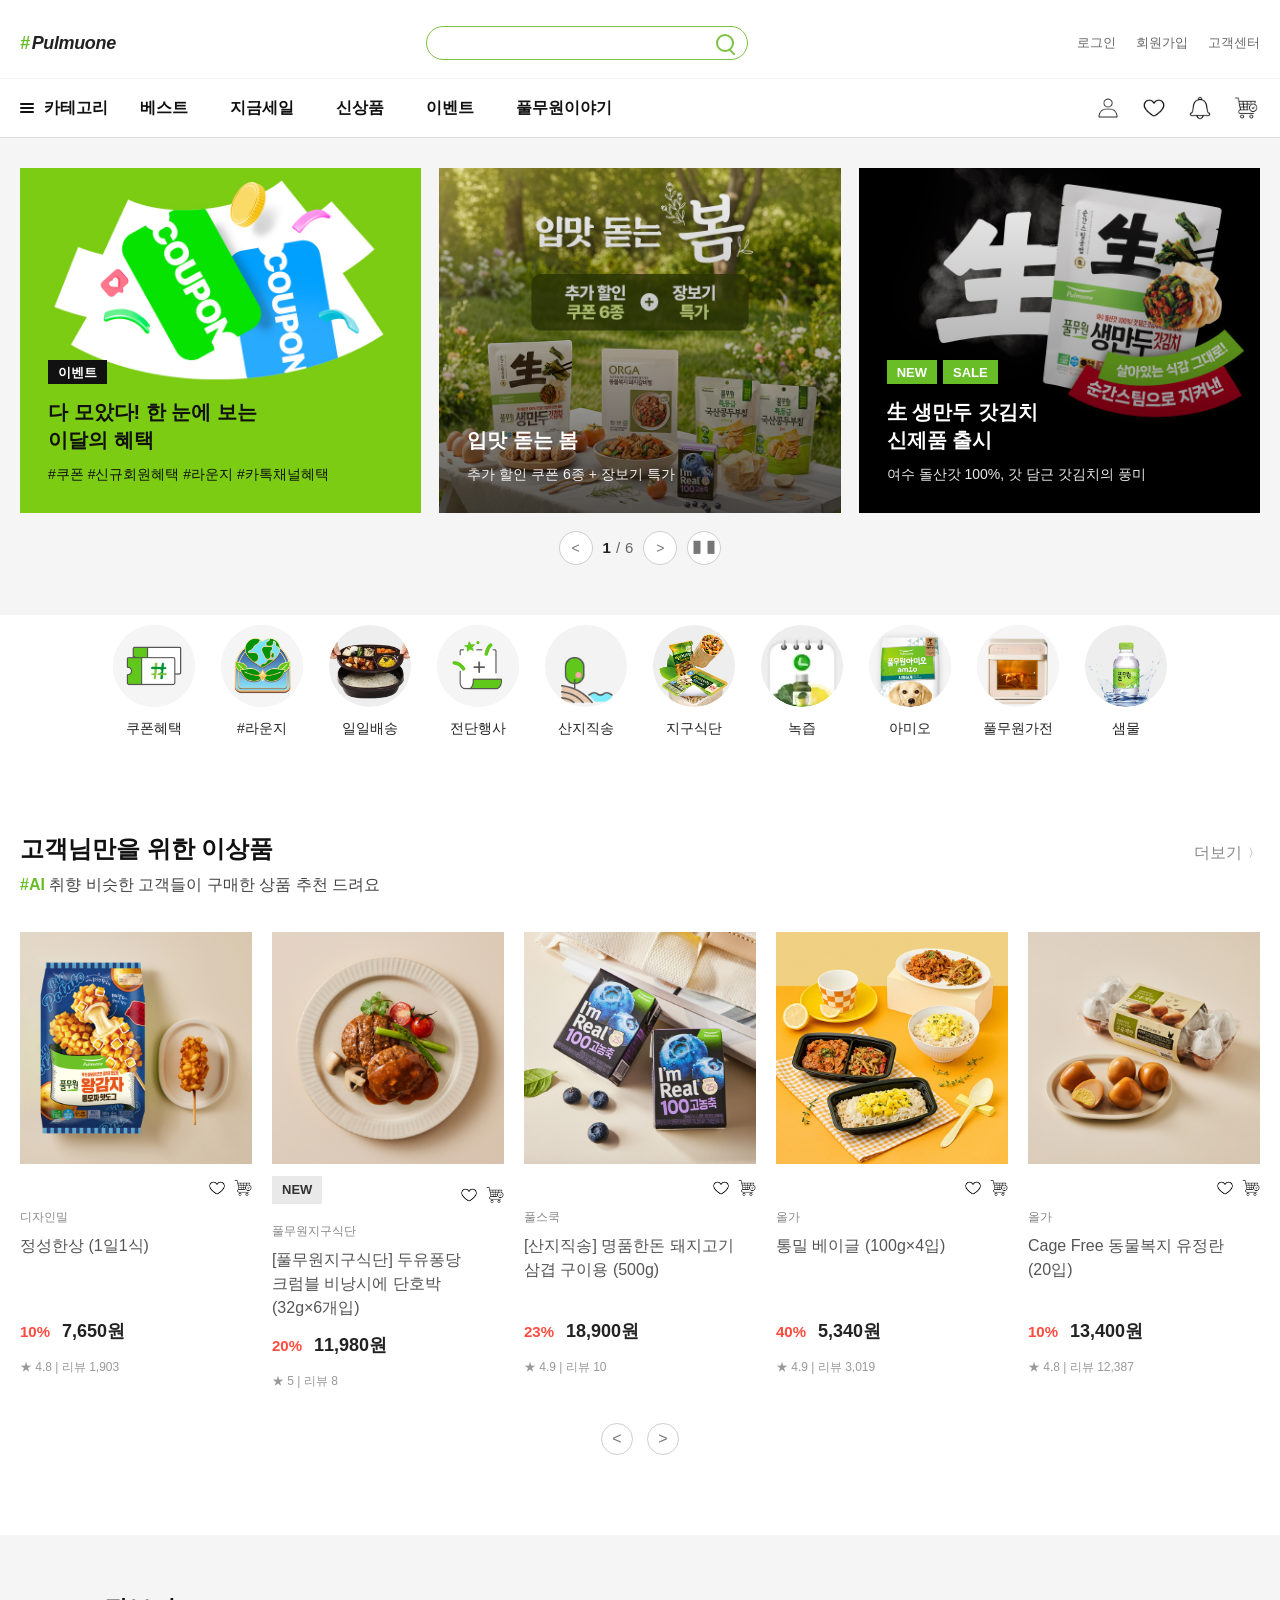
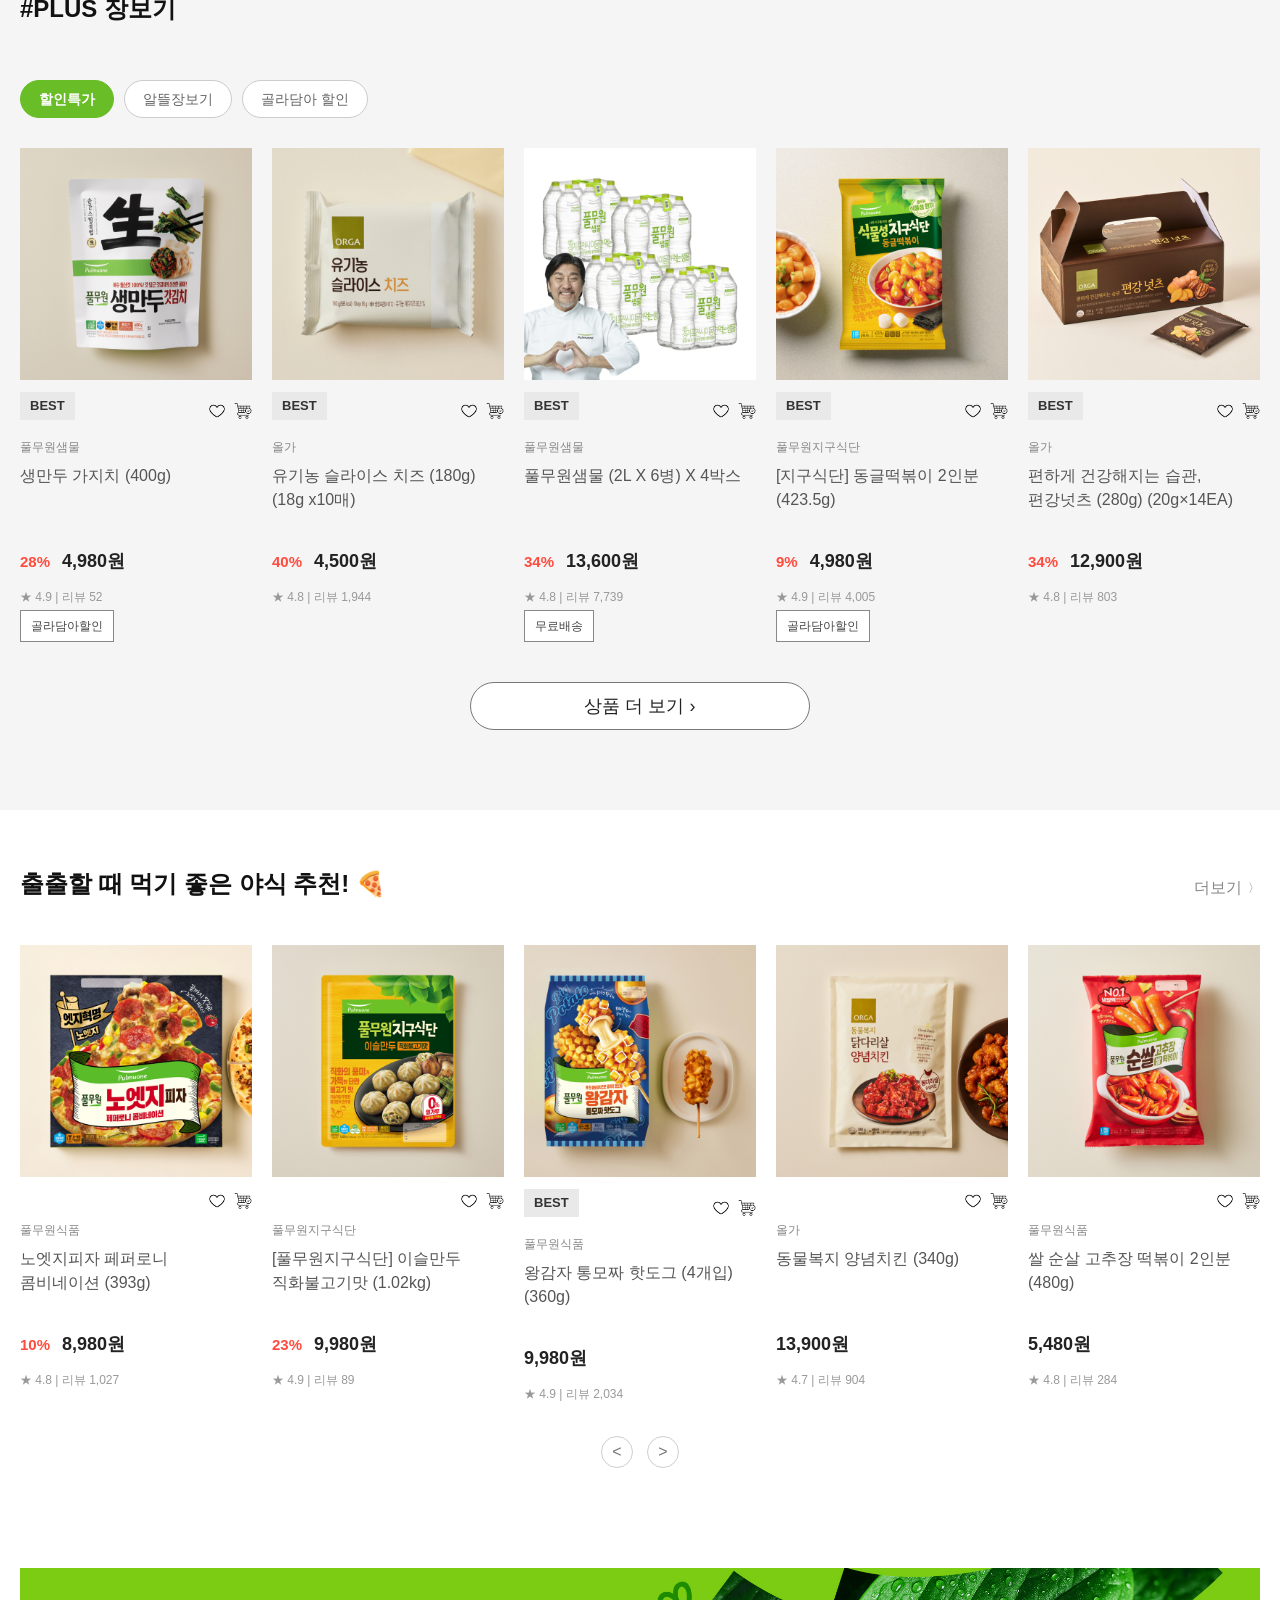
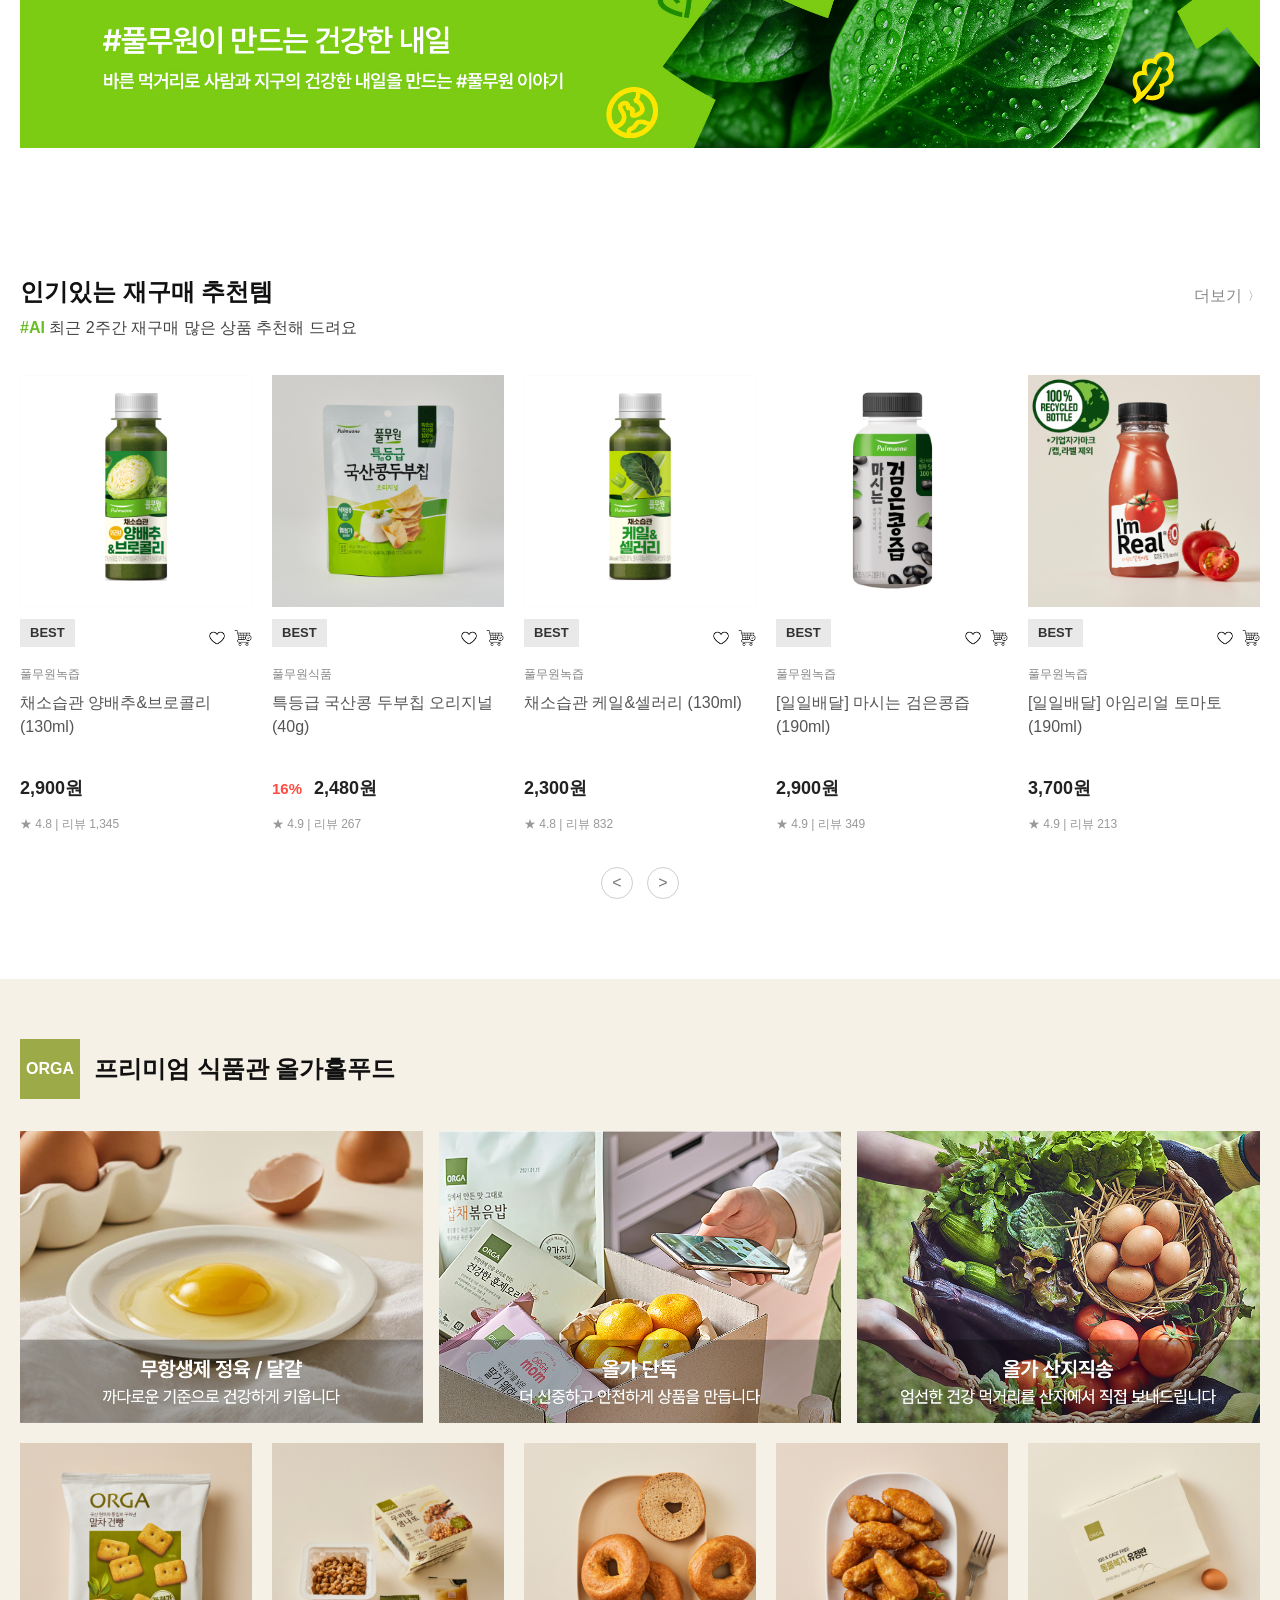
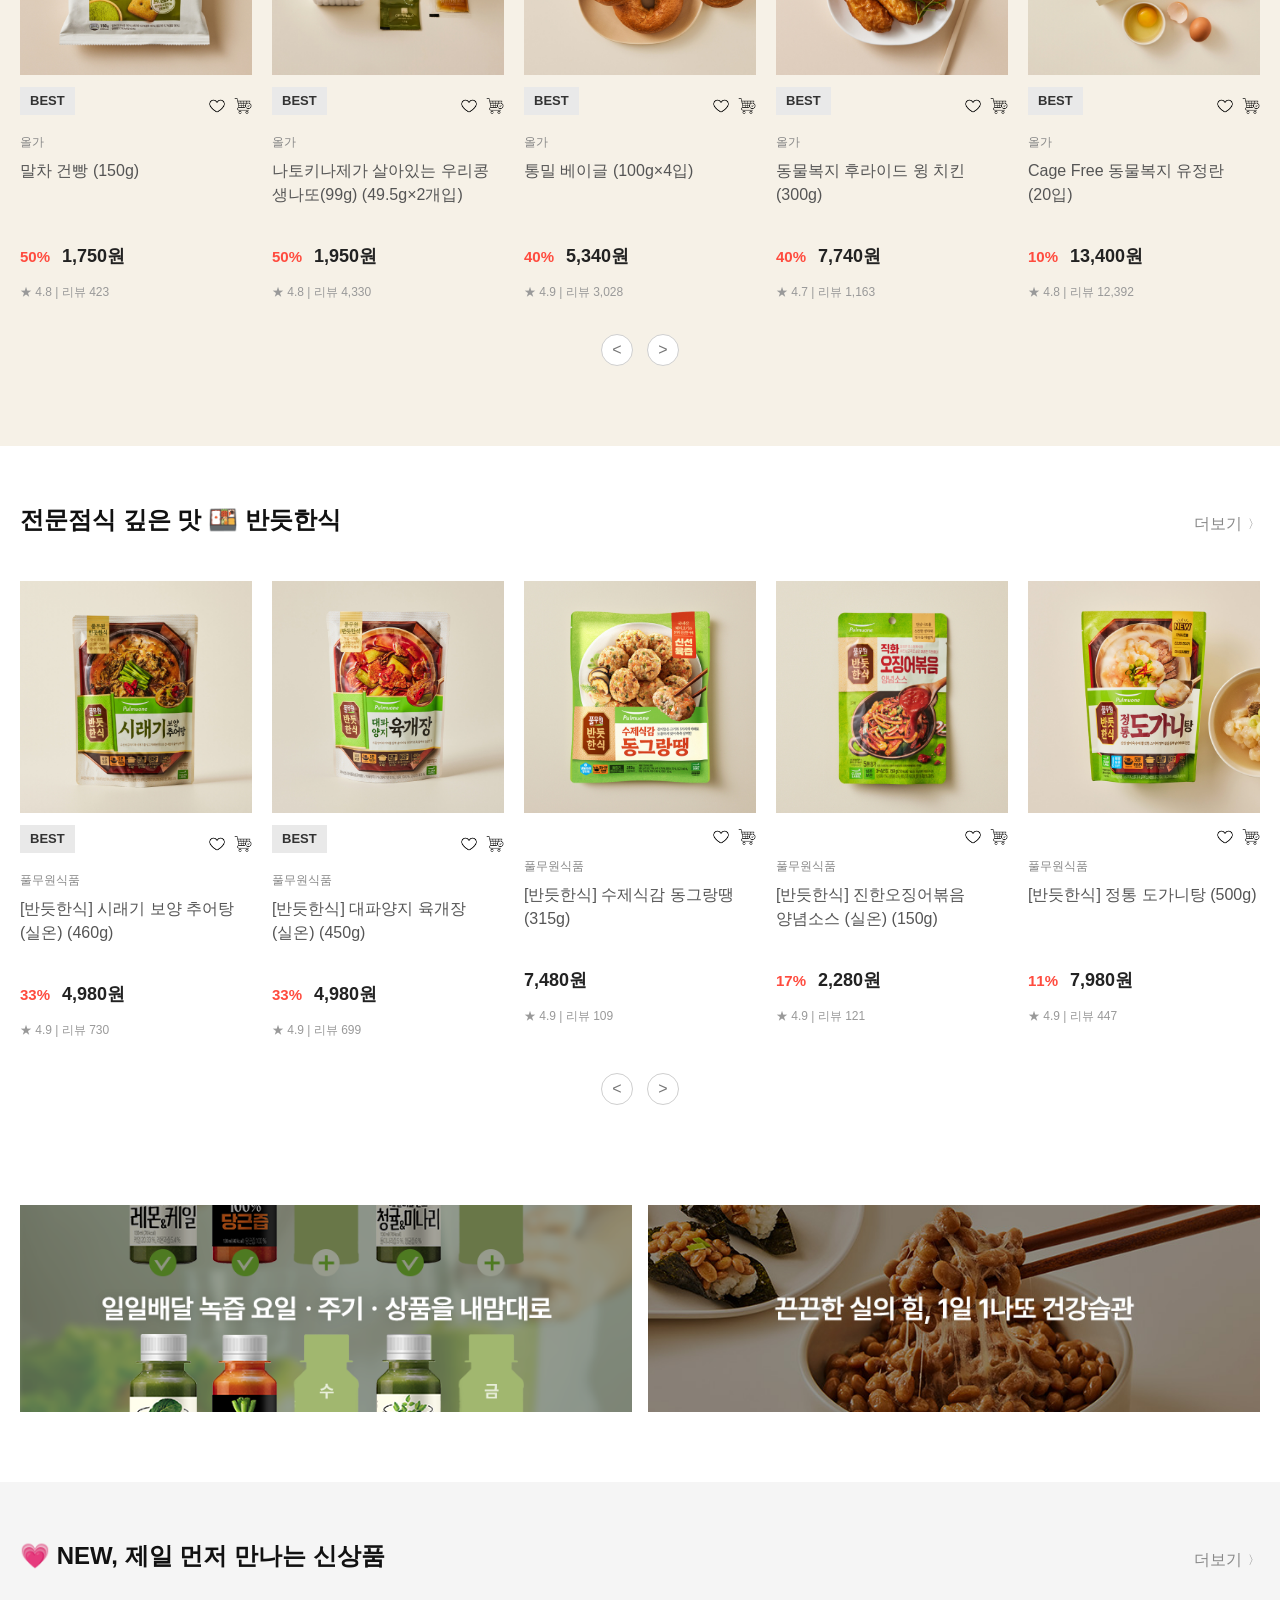
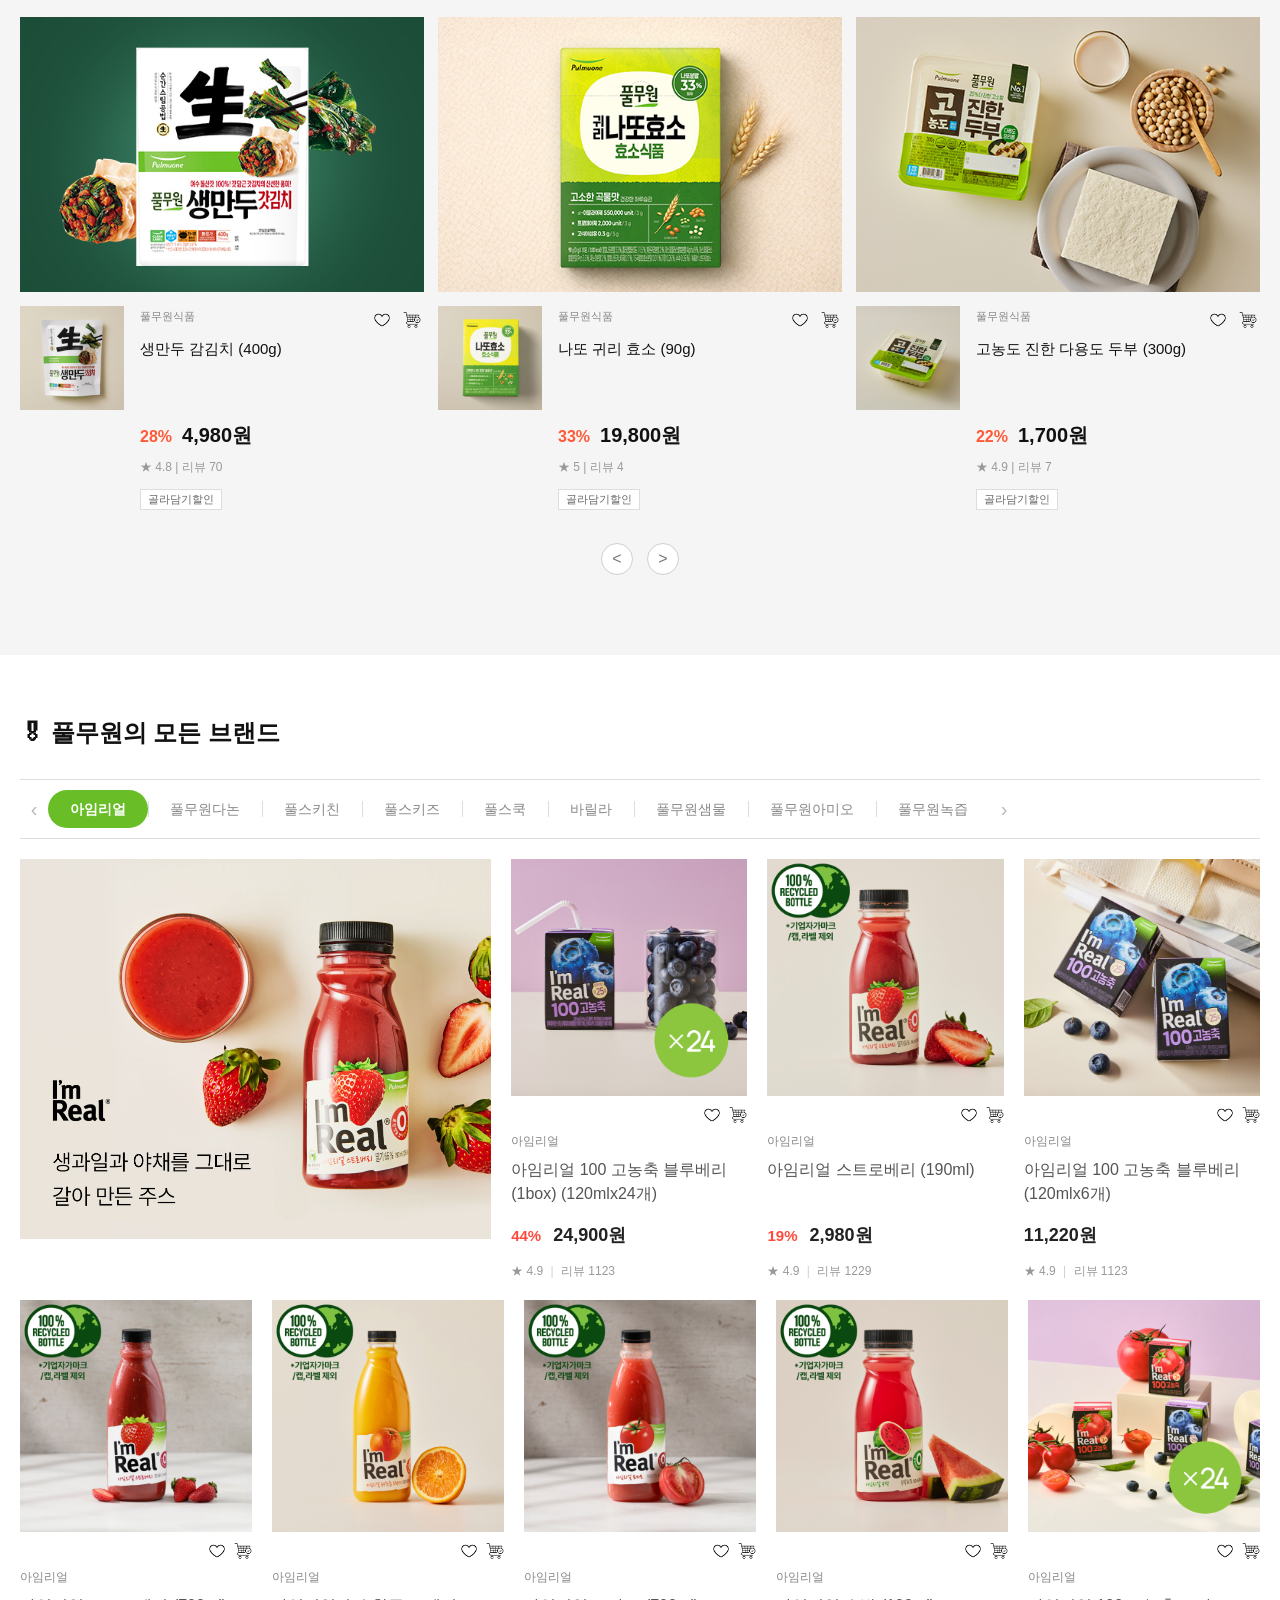
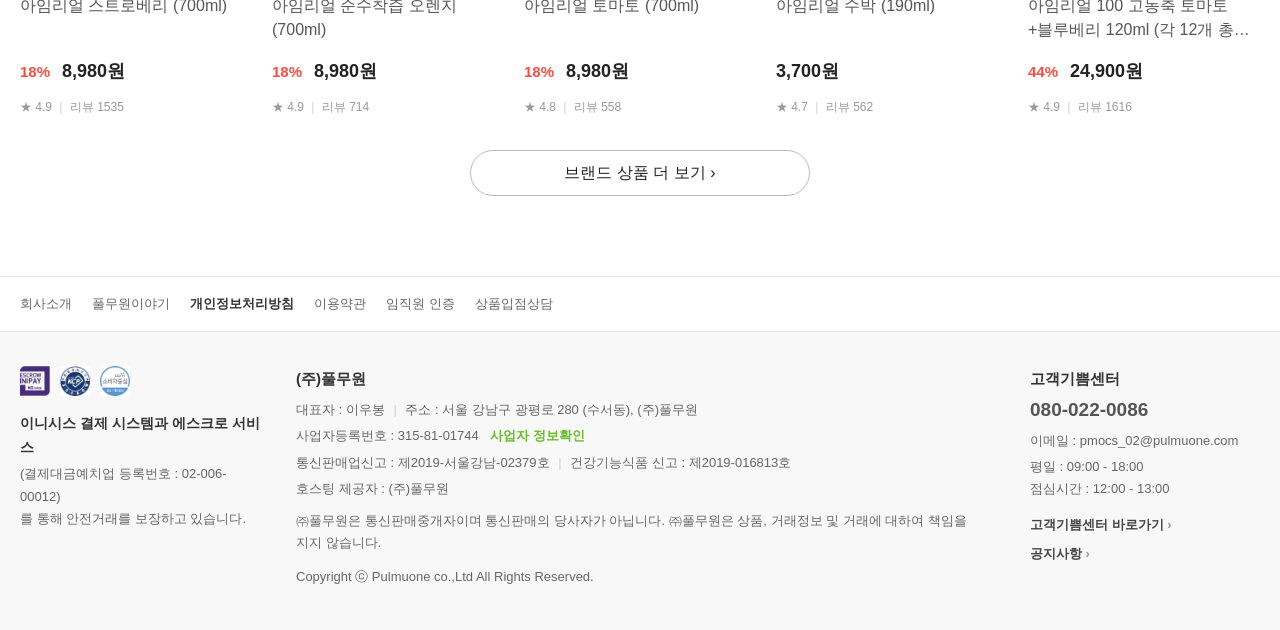
<file: index.html>
<!DOCTYPE html>
<html lang="ko">

<head>
  <meta charset="UTF-8">
  <meta name="viewport" content="width=device-width, initial-scale=1.0">
  <title>풀무원 쇼핑몰</title>

  <link rel="stylesheet" href="./css/reset.css">
  <link rel="stylesheet" href="./css/common.css">
  <link rel="stylesheet" href="./css/layout.css">
  <link rel="stylesheet" href="./css/main.css">
</head>

<body>

  <!-- 헤더 -->
  <header id="header">
    <div class="header_top">
      <div class="inner header_top_inner">
        <h1 class="logo">
          <a href="./sub.html">
            <span class="logo_hash">#</span>Pulmuone
          </a>
        </h1>

        <div class="brand_path">
          <a href="#">풀무원</a>
          <span>|</span>
          <a href="#">올가</a>
          <span>|</span>
          <a href="#">녹즙</a>
        </div>

        <div class="search_box">
          <input type="text" placeholder="" aria-label="검색">
          <button type="button" class="search_btn" aria-label="검색"></button>
        </div>

        <div class="top_link">
          <a href="#">로그인</a>
          <a href="#">회원가입</a>
          <a href="#">고객센터</a>
        </div>
      </div>
    </div>

    <div class="header_bottom">
      <div class="inner header_bottom_inner">
        <button type="button" class="category_btn">
          <span class="hamburger"></span>
          <span>카테고리</span>
        </button>

        <nav class="gnb">
          <ul>
            <li><a href="./sub.html">베스트</a></li>
            <li><a href="./sub.html">지금세일</a></li>
            <li><a href="./sub.html">신상품</a></li>
            <li><a href="./sub.html">이벤트</a></li>
            <li><a href="./sub.html">풀무원이야기</a></li>
          </ul>
        </nav>

        <div class="header_icon">
          <a href="#" class="icon_btn" aria-label="마이페이지">
            <img src="./img/icon/icon-user.png" alt="마이페이지">
          </a>
          <a href="#" class="icon_btn" aria-label="찜">
            <img src="./img/icon/icon-heart.png" alt="찜">
          </a>
          <a href="#" class="icon_btn" aria-label="알림">
            <img src="./img/icon/icon-login.png" alt="알림">
          </a>
          <a href="#" class="icon_btn" aria-label="장바구니">
            <img src="./img/icon/icon-cart.png" alt="장바구니">
          </a>
        </div>
      </div>
    </div>
  </header>

  <main id="main">

    <!-- 메인 슬라이드 -->
    <section class="main_slider">
      <div class="inner">
        <div class="slider_wrap">
          <ul class="slider_track"></ul>
        </div>

        <div class="slider_control">
          <button type="button" class="slider_btn prev" aria-label="이전 슬라이드">&lt;</button>
          <div class="slider_paging">
            <span class="current">1</span>
            <span>/</span>
            <span class="total">1</span>
          </div>
          <button type="button" class="slider_btn next" aria-label="다음 슬라이드">&gt;</button>
          <button type="button" class="slider_btn play" aria-label="슬라이드 정지">❚❚</button>
        </div>
      </div>
    </section>

    <!-- quick menu -->
    <section class="quick_menu">
      <div class="inner">
        <h2 class="blind">서비스 바로가기</h2>
        <ul class="quick_menu_list"></ul>
      </div>
    </section>

    <!-- 01_recommend -->
    <section class="section recommend">
      <div class="inner">
        <div class="section_title">
          <div class="title_left">
            <h2>고객님만을 위한 이상품</h2>
            <p><span>#AI</span> 취향 비슷한 고객들이 구매한 상품 추천 드려요</p>
          </div>

          <div class="title_right">
            <a href="#">더보기</a>
          </div>
        </div>

        <ul class="product_list recommend_list"></ul>

        <div class="section_btn">
          <button type="button" class="prev">&lt;</button>
          <button type="button" class="next">&gt;</button>
        </div>
      </div>
    </section>

    <!-- 02_sale -->
    <section class="section sale gray">
      <div class="inner">
        <div class="section_title">
          <div class="title_left">
            <h2>#PLUS 장보기</h2>
          </div>
        </div>

        <div class="section_tab">
          <button type="button" class="active">할인특가</button>
          <button type="button">알뜰장보기</button>
          <button type="button">골라담아 할인</button>
        </div>

        <ul class="product_list sale_list"></ul>

        <div class="section_more">
          <a href="#">상품 더 보기</a>
        </div>
      </div>
    </section>

    <!-- 03_snack -->
    <section class="section snack">
      <div class="inner">
        <div class="section_title">
          <div class="title_left">
            <h2>출출할 때 먹기 좋은 야식 추천! 🍕</h2>
          </div>

          <div class="title_right">
            <a href="#">더보기</a>
          </div>
        </div>

        <ul class="product_list snack_list"></ul>

        <div class="section_btn">
          <button type="button" class="prev">&lt;</button>
          <button type="button" class="next">&gt;</button>
        </div>
      </div>
    </section>

    <!-- mid banner -->
    <section class="mid_banner">
      <div class="inner">
        <a href="#" class="mid_banner_item">
          <img src="./img/banner/mid_banner.jpg" alt="풀무원이 만드는 건강한 내일">
        </a>
      </div>
    </section>


    <!-- 04_best -->
    <section class="section best">
      <div class="inner">
        <div class="section_title">
          <div class="title_left">
            <h2>인기있는 재구매 추천템</h2>
            <p><span>#AI</span> 최근 2주간 재구매 많은 상품 추천해 드려요</p>
          </div>

          <div class="title_right">
            <a href="#">더보기</a>
          </div>
        </div>

        <ul class="product_list best_list"></ul>

        <div class="section_btn">
          <button type="button" class="prev">&lt;</button>
          <button type="button" class="next">&gt;</button>
        </div>
      </div>
    </section>

    <!-- 05_orga -->
    <section class="section orga">
      <div class="inner">
        <div class="orga_header">
          <div class="orga_logo">ORGA</div>
          <h2>프리미엄 식품관 올가홀푸드</h2>
        </div>

        <div class="orga_top_banner">
          <a href="#" class="banner_item">
            <img src="./img/05_orga/orga_top1.jpg" alt="무항생제 정육 달걀">
          </a>

          <a href="#" class="banner_item">
            <img src="./img/05_orga/orga_top2.jpg" alt="올가 단독">
          </a>

          <a href="#" class="banner_item">
            <img src="./img/05_orga/orga_top3.jpg" alt="올가 산지직송">
          </a>
        </div>

        <ul class="product_list orga_list"></ul>

        <div class="section_btn">
          <button type="button" class="prev">&lt;</button>
          <button type="button" class="next">&gt;</button>
        </div>
      </div>
    </section>

    <!-- 06_koreafood -->
    <section class="section koreafood">
      <div class="inner">
        <div class="section_title">
          <div class="title_left">
            <h2>전문점식 깊은 맛 🍱 반듯한식</h2>
          </div>

          <div class="title_right">
            <a href="#">더보기</a>
          </div>
        </div>

        <ul class="product_list koreafood_list"></ul>

        <div class="section_btn">
          <button type="button" class="prev">&lt;</button>
          <button type="button" class="next">&gt;</button>
        </div>
      </div>
    </section>

    <!--  Banner_2ea -->
    <section class="mid_banner">
      <div class="inner">
        <div class="mid_banner_wrap">
          <a href="#" class="banner_item">
            <img src="./img/banner/banner1.png" alt="일일배달 녹즙 요일 주기 상품 내맘대로">
          </a>
          <a href="#" class="banner_item">
            <img src="./img/banner/banner2.jpg" alt="끈끈한 실의 힘 1일 1나또 건강습관">
          </a>
        </div>
      </div>
    </section>

    <!-- 07_newitem -->
    <section class="section gray newitem">
      <div class="inner">

        <div class="section_title">
          <h2>💗 NEW, 제일 먼저 만나는 신상품</h2>
          <div class="title_right">
            <a href="#">더보기</a>
          </div>
        </div>

        <div class="product_grid_3" id="newitemList">
          <!-- JS로 들어감 -->
        </div>

        <div class="section_btn">
          <button type="button">&lt;</button>
          <button type="button">&gt;</button>
        </div>

      </div>
    </section>

    <!-- 08_brand -->
    <section class="brand_section">
      <div class="inner">
        <div class="brand_title">
          <h2>🎖 풀무원의 모든 브랜드</h2>
        </div>

        <div class="brand_tab">
          <button type="button" class="arrow_btn prev" aria-label="이전 브랜드">‹</button>
          <button type="button" class="active">아임리얼</button>
          <button type="button">풀무원다논</button>
          <button type="button">풀스키친</button>
          <button type="button">풀스키즈</button>
          <button type="button">풀스쿡</button>
          <button type="button">바릴라</button>
          <button type="button">풀무원샘물</button>
          <button type="button">풀무원아미오</button>
          <button type="button">풀무원녹즙</button>
          <button type="button" class="arrow_btn next" aria-label="다음 브랜드">›</button>
        </div>

        <div class="brand_top_wrap">
          <a href="#" class="brand_main_banner" id="brandMainBanner"></a>
          <ul class="brand_top_products" id="brandTopProducts"></ul>
        </div>

        <ul class="brand_bottom_products" id="brandBottomProducts"></ul>

        <div class="section_more">
          <a href="#">브랜드 상품 더 보기</a>
        </div>
      </div>
    </section>

  </main>

  <!-- 푸터 -->
  <footer id="footer">
    <div class="footer_top">
      <div class="inner footer_top_inner">
        <a href="#">회사소개</a>
        <a href="#">풀무원이야기</a>
        <a href="#"><strong>개인정보처리방침</strong></a>
        <a href="#">이용약관</a>
        <a href="#">임직원 인증</a>
        <a href="#">상품입점상담</a>
      </div>
    </div>

    <div class="footer_main">
      <div class="inner footer_main_inner">

        <!-- 왼쪽 -->
        <div class="footer_left">
          <div class="footer_marks">
            <img src="./img/footer/footer-escrow-1.png" alt="Pulmuone logo">
            <img src="./img/footer/footer-escrow-2.jpg" alt="LG Escrow Service logo">
            <img src="./img/footer/footer-escrow-3.jpg" alt="Norton logo">
          </div>

          <div class="footer_escrow">
            <p class="escrow_title">이니시스 결제 시스템과 에스크로 서비스</p>
            <p>(결제대금예치업 등록번호 : 02-006-00012)</p>
            <p>를 통해 안전거래를 보장하고 있습니다.</p>
          </div>
        </div>

        <!-- 가운데 -->
        <div class="footer_center">
          <p class="company_name">(주)풀무원</p>

          <p>
            <span>대표자 : 이우봉</span>
            <span class="bar">|</span>
            <span>주소 : 서울 강남구 광평로 280 (수서동), (주)풀무원</span>
          </p>

          <p>
            <span>사업자등록번호 : 315-81-01744</span>
            <a href="#" class="biz_link">사업자 정보확인</a>
          </p>

          <p>
            <span>통신판매업신고 : 제2019-서울강남-02379호</span>
            <span class="bar">|</span>
            <span>건강기능식품 신고 : 제2019-016813호</span>
          </p>

          <p>호스팅 제공자 : (주)풀무원</p>

          <p class="footer_notice">
            ㈜풀무원은 통신판매중개자이며 통신판매의 당사자가 아닙니다.
            ㈜풀무원은 상품, 거래정보 및 거래에 대하여 책임을 지지 않습니다.
          </p>

          <p class="copyright">
            Copyright ⓒ Pulmuone co.,Ltd All Rights Reserved.
          </p>
        </div>

        <!-- 오른쪽 -->
        <div class="footer_right">
          <h3>고객기쁨센터</h3>
          <strong class="tel">080-022-0086</strong>

          <p>이메일 : pmocs_02@pulmuone.com</p>
          <p>
            <span>평일 : 09:00 - 18:00</span>
            <span class="bar"></span><br>
            <span>점심시간 : 12:00 - 13:00</span>
          </p>

          <div class="footer_cs_link">
            <a href="#">고객기쁨센터 바로가기</a>
            <a href="#">공지사항</a>
          </div>
        </div>

      </div>
    </div>
  </footer>

  <!-- JS -->
  <script src="./js/slider.js"></script>
  <script src="./js/quick_menu.js"></script>
  <script src="./js/01_fetch_recommend.js"></script>
  <script src="./js/02_fetch_sale.js"></script>
  <script src="./js/03_fetch_snack.js"></script>
  <script src="./js/04_fetch_best.js"></script>
  <script src="./js/05_fetch_orga.js"></script>
  <script src="./js/06_fetch_koreafood.js"></script>
  <script src="./js/07_fetch_newitem.js"></script>
  <script src="./js/08_fetch_brand.js"></script>
  <script src="./js/product_interactions.js"></script>
  


</body>

</html>
</file>
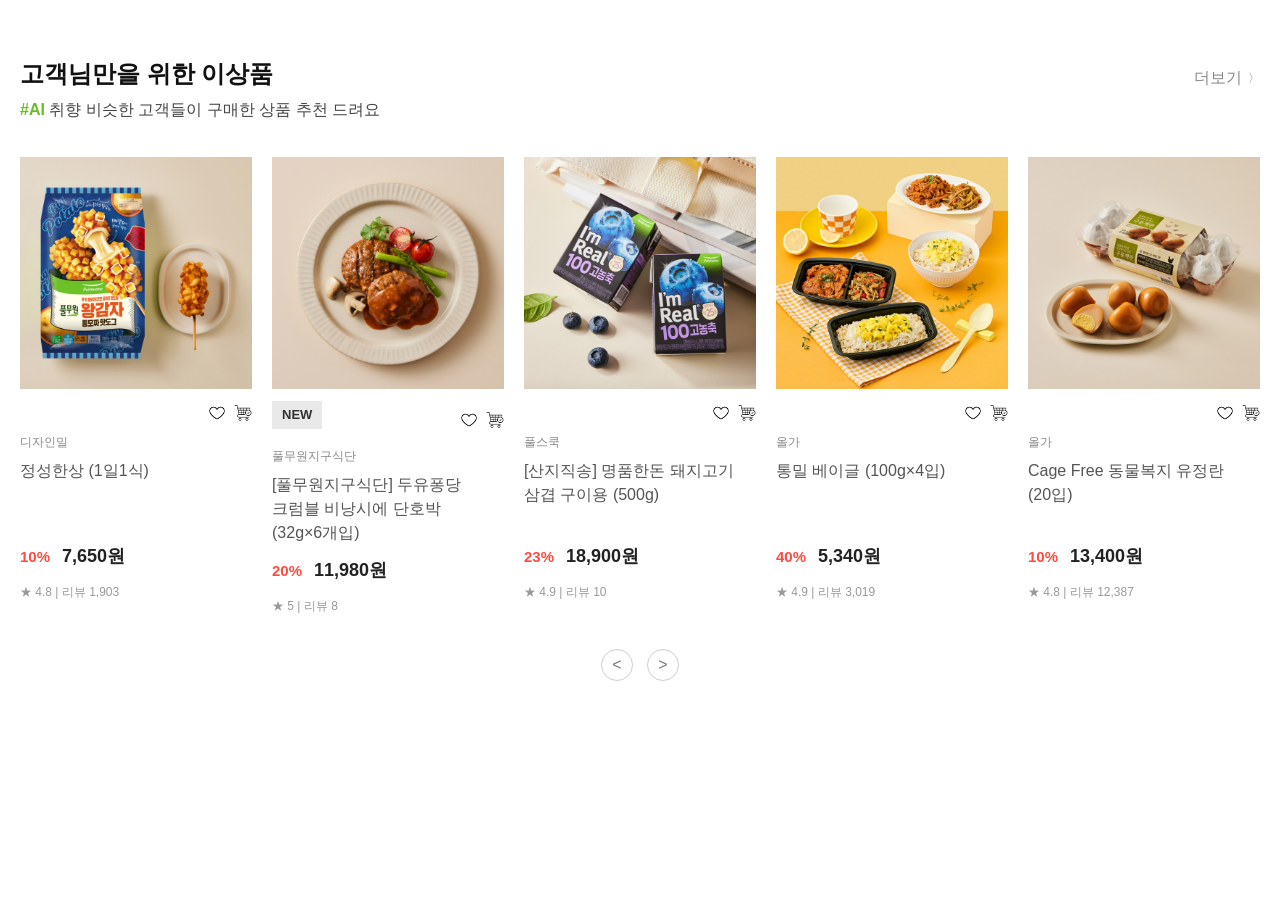
<file: 01_recommend.html>
<!DOCTYPE html>
<html lang="ko">
<head>
  <meta charset="UTF-8">
  <meta name="viewport" content="width=device-width, initial-scale=1.0">
  <title>01_recommend</title>

  <link rel="stylesheet" href="./css/reset.css">
  <link rel="stylesheet" href="./css/common.css">
  <link rel="stylesheet" href="./css/layout.css">
  <link rel="stylesheet" href="./css/main.css">
</head>
<body>

  <section class="section recommend">
    <div class="inner">
      <div class="section_title">
        <div class="title_left">
          <h2>고객님만을 위한 이상품</h2>
          <p><span>#AI</span> 취향 비슷한 고객들이 구매한 상품 추천 드려요</p>
        </div>

        <div class="title_right">
          <a href="#">더보기</a>
        </div>
      </div>

      <ul class="product_list recommend_list"></ul>

      <div class="section_btn">
        <button type="button" class="prev">&lt;</button>
        <button type="button" class="next">&gt;</button>
      </div>
    </div>
  </section>

  <script src="./js/01_fetch_recommend.js"></script>
</body>
</html>
</file>
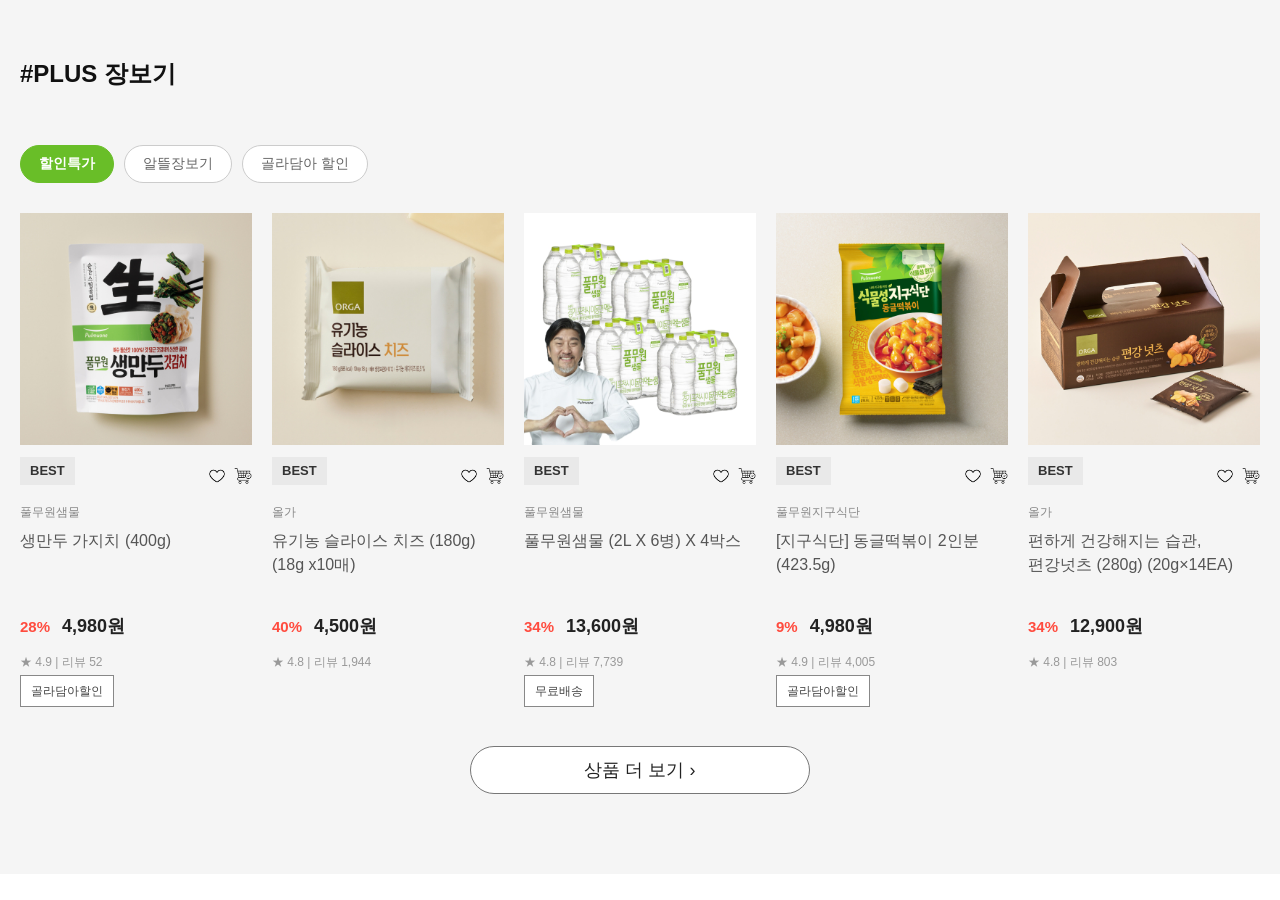
<file: 02_sale.html>
<!DOCTYPE html>
<html lang="ko">
<head>
  <meta charset="UTF-8">
  <meta name="viewport" content="width=device-width, initial-scale=1.0">
  <title>02_sale</title>

  <link rel="stylesheet" href="./css/reset.css">
  <link rel="stylesheet" href="./css/common.css">
  <link rel="stylesheet" href="./css/layout.css">
  <link rel="stylesheet" href="./css/main.css">
</head>
<body>

  <section class="section sale gray">
    <div class="inner">
      <div class="section_title">
        <div class="title_left">
          <h2>#PLUS 장보기</h2>
        </div>
      </div>

      <div class="section_tab">
        <button type="button" class="active">할인특가</button>
        <button type="button">알뜰장보기</button>
        <button type="button">골라담아 할인</button>
      </div>

      <ul class="product_list sale_list"></ul>

      <div class="section_more">
        <a href="#">상품 더 보기</a>
      </div>
    </div>
  </section>

  <script src="./js/02_fetch_sale.js"></script>
</body>
</html>
</file>
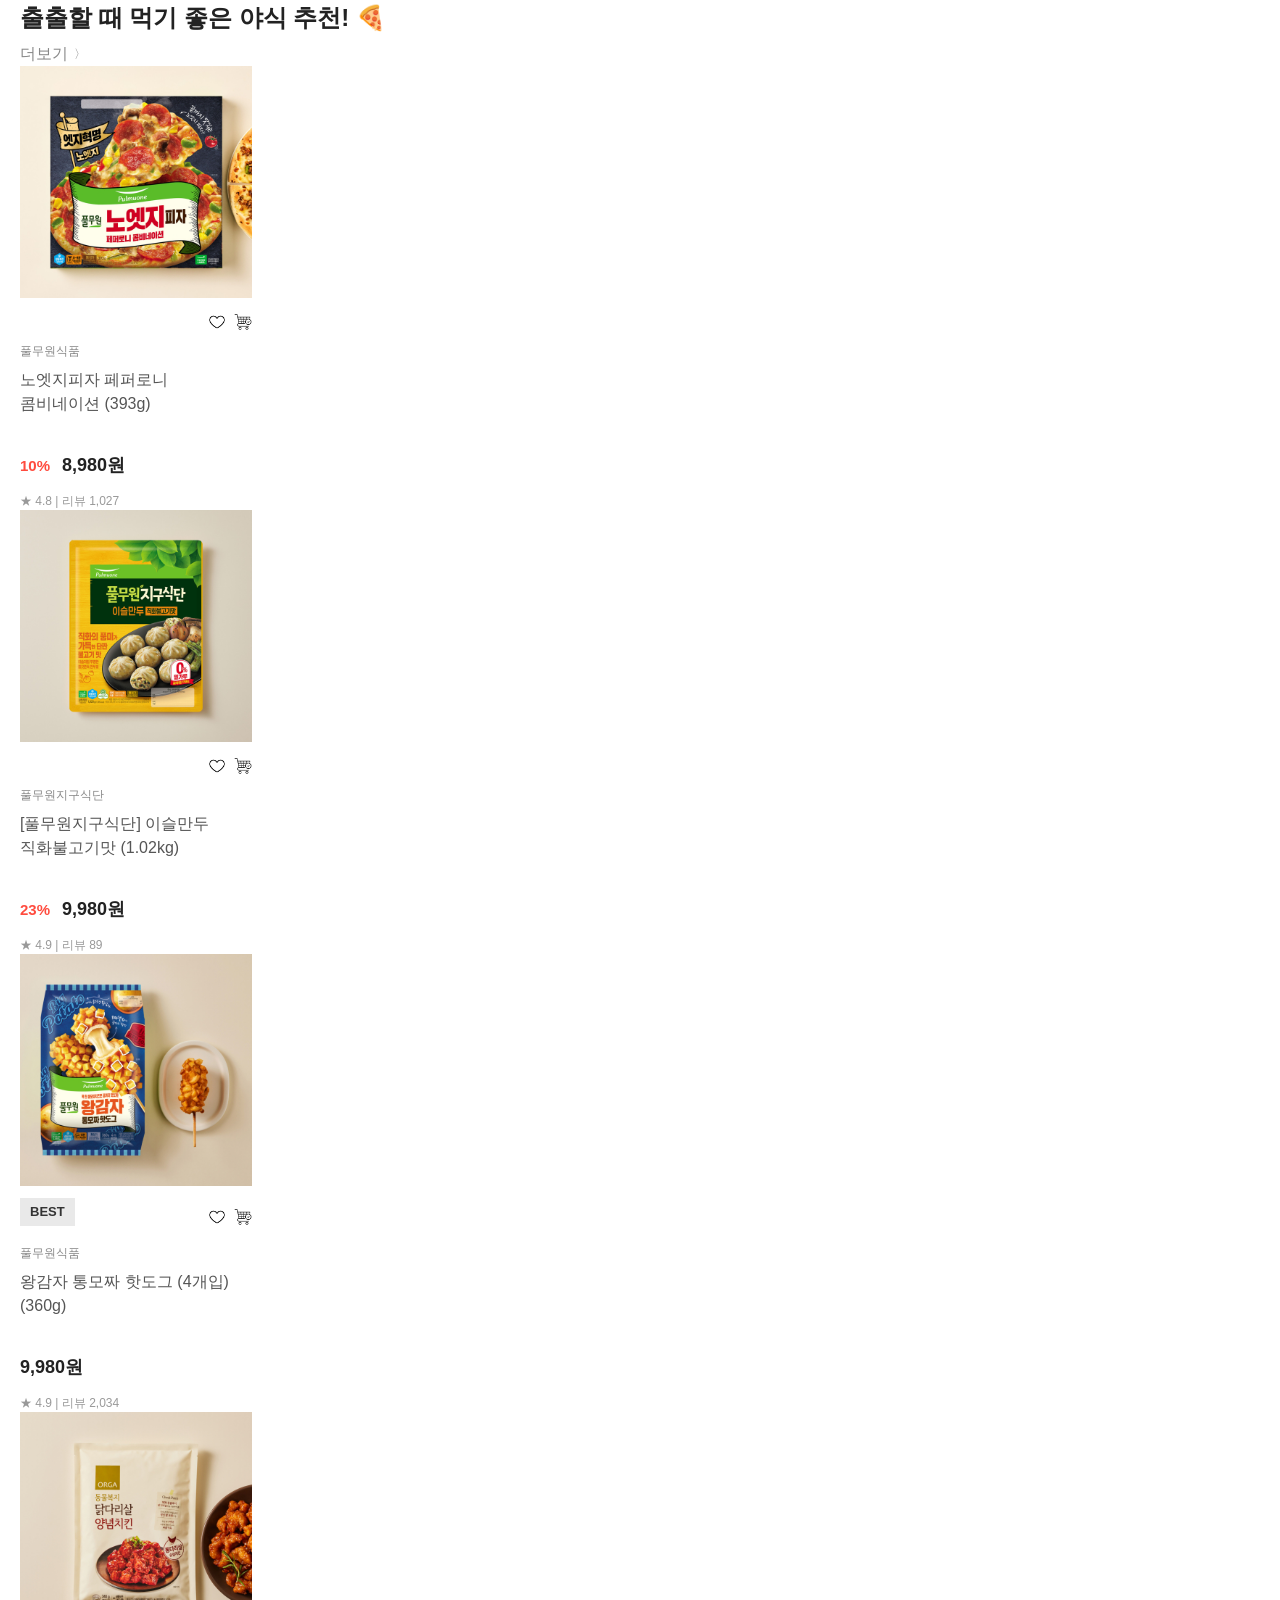
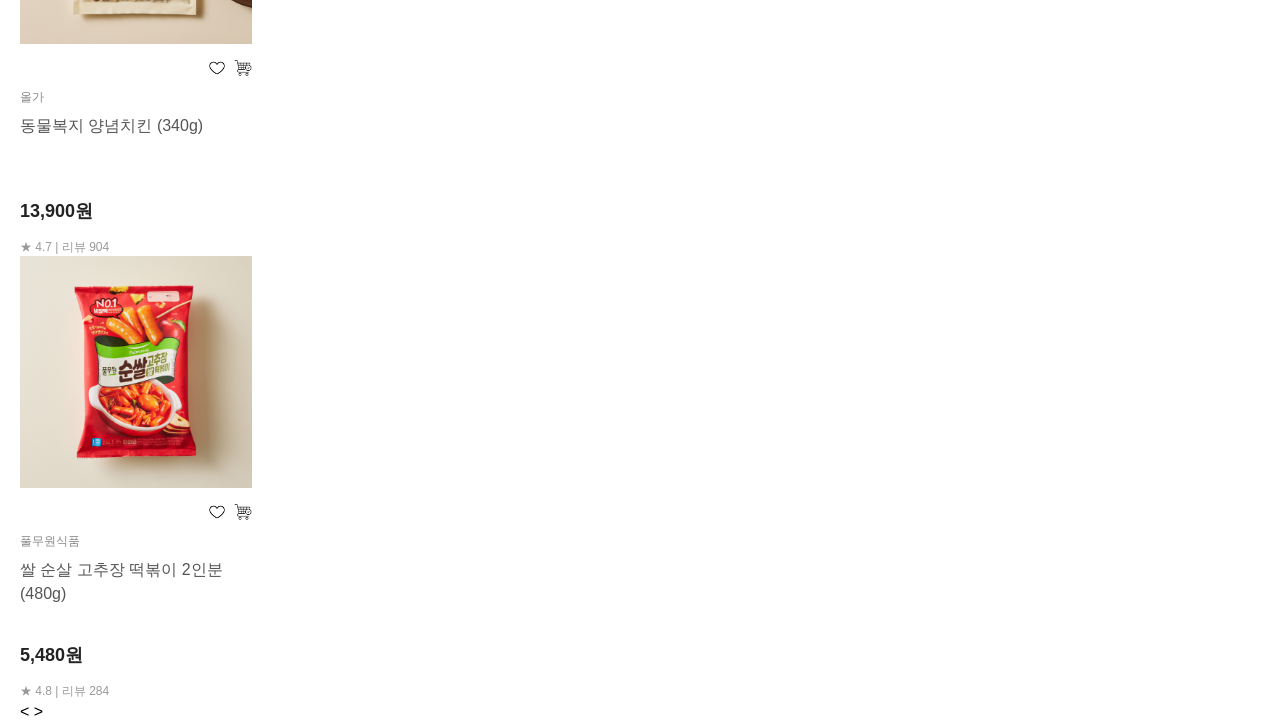
<file: 03_snack.html>
<!DOCTYPE html>
<html lang="ko">
<head>
  <meta charset="UTF-8">
  <meta name="viewport" content="width=device-width, initial-scale=1.0">
  <title>야식 추천</title>

  <link rel="stylesheet" href="./css/reset.css">
  <link rel="stylesheet" href="./css/common.css">
  <link rel="stylesheet" href="./css/layout.css">
  <link rel="stylesheet" href="./css/main.css">
</head>
<body>

  <section class="snack">
    <div class="inner">
      <div class="snack_title">
        <div class="title_left">
          <h2>출출할 때 먹기 좋은 야식 추천! 🍕</h2>
        </div>

        <div class="title_right">
          <a href="#">더보기</a>
        </div>
      </div>

      <ul class="snack_list">
        <!-- JS 출력 -->
      </ul>

      <div class="snack_btn">
        <button type="button" class="prev">&lt;</button>
        <button type="button" class="next">&gt;</button>
      </div>
    </div>
  </section>

  <script src="./js/03_fetch_snack.js"></script>
</body>
</html>
</file>
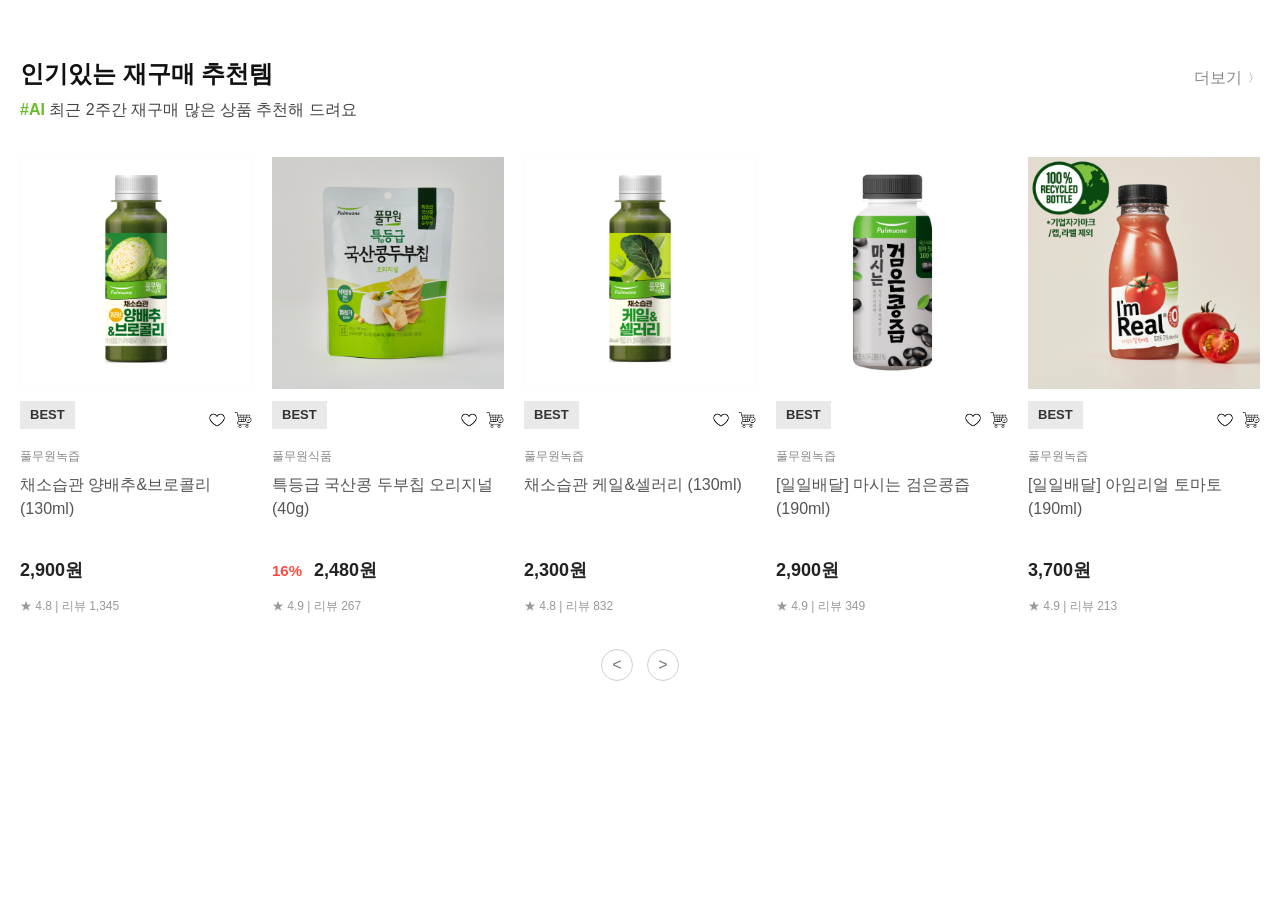
<file: 04_best.html>
<!DOCTYPE html>
<html lang="ko">
<head>
  <meta charset="UTF-8">
  <meta name="viewport" content="width=device-width, initial-scale=1.0">
  <title>04_best</title>

  <link rel="stylesheet" href="./css/reset.css">
  <link rel="stylesheet" href="./css/common.css">
  <link rel="stylesheet" href="./css/layout.css">
  <link rel="stylesheet" href="./css/main.css">
</head>
<body>

  <section class="section best">
    <div class="inner">
      <div class="section_title">
        <div class="title_left">
          <h2>인기있는 재구매 추천템</h2>
          <p><span>#AI</span> 최근 2주간 재구매 많은 상품 추천해 드려요</p>
        </div>

        <div class="title_right">
          <a href="#">더보기</a>
        </div>
      </div>

      <ul class="product_list best_list"></ul>

      <div class="section_btn">
        <button type="button" class="prev">&lt;</button>
        <button type="button" class="next">&gt;</button>
      </div>
    </div>
  </section>

  <script src="./js/04_fetch_best.js"></script>
</body>
</html>
</file>
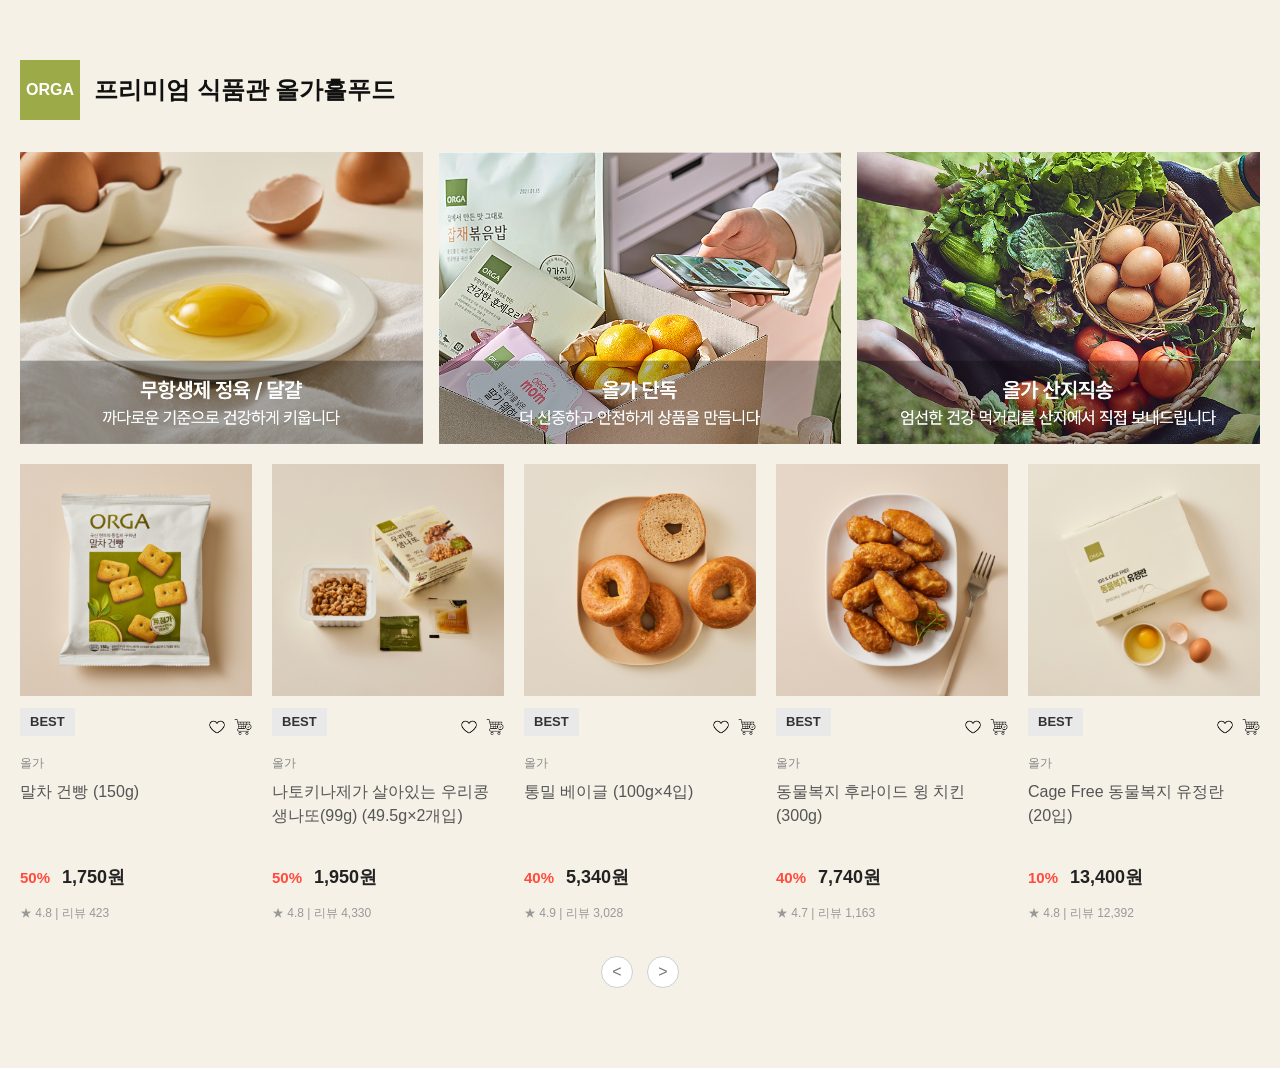
<file: 05_orga.html>
<!DOCTYPE html>
<html lang="ko">

<head>
  <meta charset="UTF-8">
  <meta name="viewport" content="width=device-width, initial-scale=1.0">
  <title>05_orga</title>

  <link rel="stylesheet" href="./css/reset.css">
  <link rel="stylesheet" href="./css/common.css">
  <link rel="stylesheet" href="./css/layout.css">
  <link rel="stylesheet" href="./css/main.css">
</head>

<body>

  <section class="section orga">
    <div class="inner">

      <div class="orga_header">
        <div class="orga_logo">ORGA</div>
        <h2>프리미엄 식품관 올가홀푸드</h2>
      </div>

      <div class="orga_top_banner">
        <a href="#" class="banner_item">
          <img src="./img/05_orga/orga_top1.jpg" alt="무항생제 정육 달걀">
        </a>

        <a href="#" class="banner_item">
          <img src="./img/05_orga/orga_top2.jpg" alt="올가 단독">
        </a>

        <a href="#" class="banner_item">
          <img src="./img/05_orga/orga_top3.jpg" alt="올가 산지직송">
        </a>
      </div>

      <ul class="product_list orga_list"></ul>

      <div class="section_btn">
        <button type="button" class="prev">&lt;</button>
        <button type="button" class="next">&gt;</button>
      </div>

    </div>
  </section>

  <script src="./js/05_fetch_orga.js"></script>
</body>

</html>
</file>
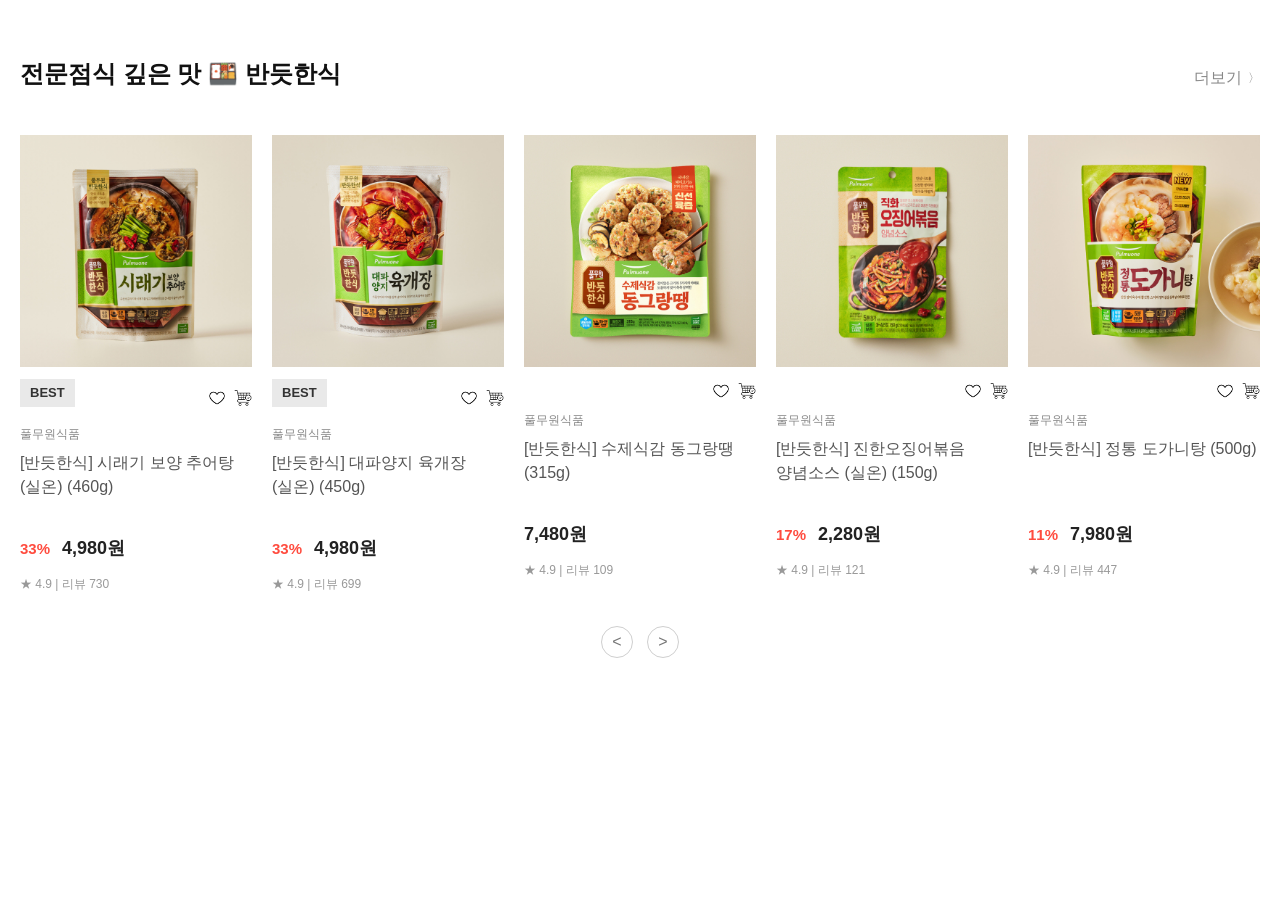
<file: 06_koreafood.html>
<!DOCTYPE html>
<html lang="ko">
<head>
  <meta charset="UTF-8">
  <meta name="viewport" content="width=device-width, initial-scale=1.0">
  <title>06_koreafood</title>

  <link rel="stylesheet" href="./css/reset.css">
  <link rel="stylesheet" href="./css/common.css">
  <link rel="stylesheet" href="./css/layout.css">
  <link rel="stylesheet" href="./css/main.css">
</head>
<body>

  <section class="section koreafood">
    <div class="inner">
      <div class="section_title">
        <div class="title_left">
          <h2>전문점식 깊은 맛 🍱 반듯한식</h2>
        </div>

        <div class="title_right">
          <a href="#">더보기</a>
        </div>
      </div>

      <ul class="product_list koreafood_list"></ul>

      <div class="section_btn">
        <button type="button" class="prev">&lt;</button>
        <button type="button" class="next">&gt;</button>
      </div>
    </div>
  </section>

  <script src="./js/06_fetch_koreafood.js"></script>
</body>
</html>
</file>
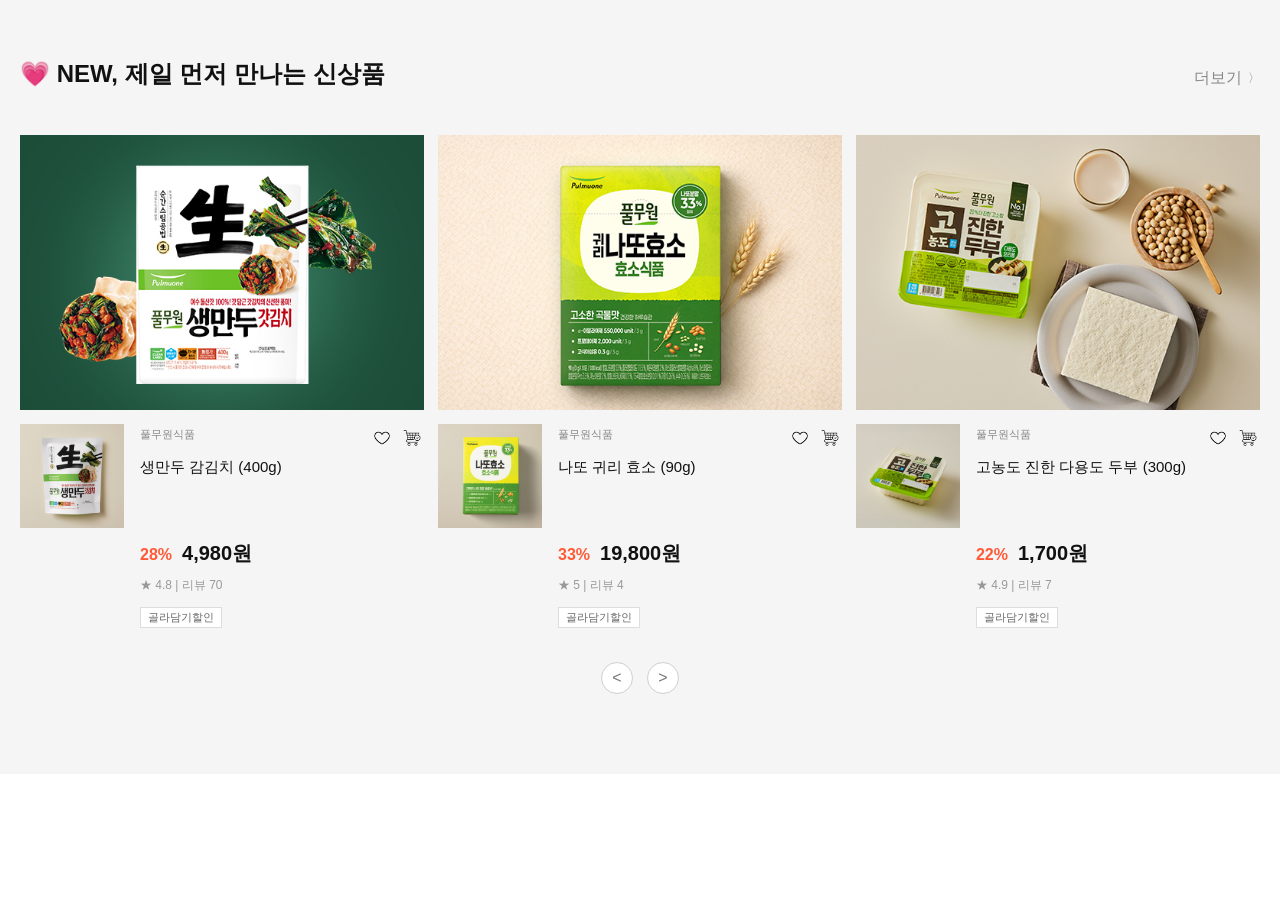
<file: 07_newitem.html>
<!DOCTYPE html>
<html lang="ko">

<head>
    <meta charset="UTF-8">
    <meta name="viewport" content="width=device-width, initial-scale=1.0">
    <title>NEW ITEM</title>

    <link rel="stylesheet" href="./css/reset.css">
    <link rel="stylesheet" href="./css/common.css">
    <link rel="stylesheet" href="./css/layout.css">
    <link rel="stylesheet" href="./css/main.css">
</head>

<body>

    <section class="section gray newitem">
        <div class="inner">

            <div class="section_title">
                <div class="title_left">
                    <h2>💗 NEW, 제일 먼저 만나는 신상품</h2>
                </div>
                <div class="title_right">
                    <a href="#">더보기</a>
                </div>
            </div>

            <div class="product_grid_3" id="newitemList"></div>

            <div class="section_btn">
                <button type="button">&lt;</button>
                <button type="button">&gt;</button>
            </div>

        </div>
    </section>

    <script src="./js/07_fetch_newitem.js"></script>
</body>

</html>
</file>
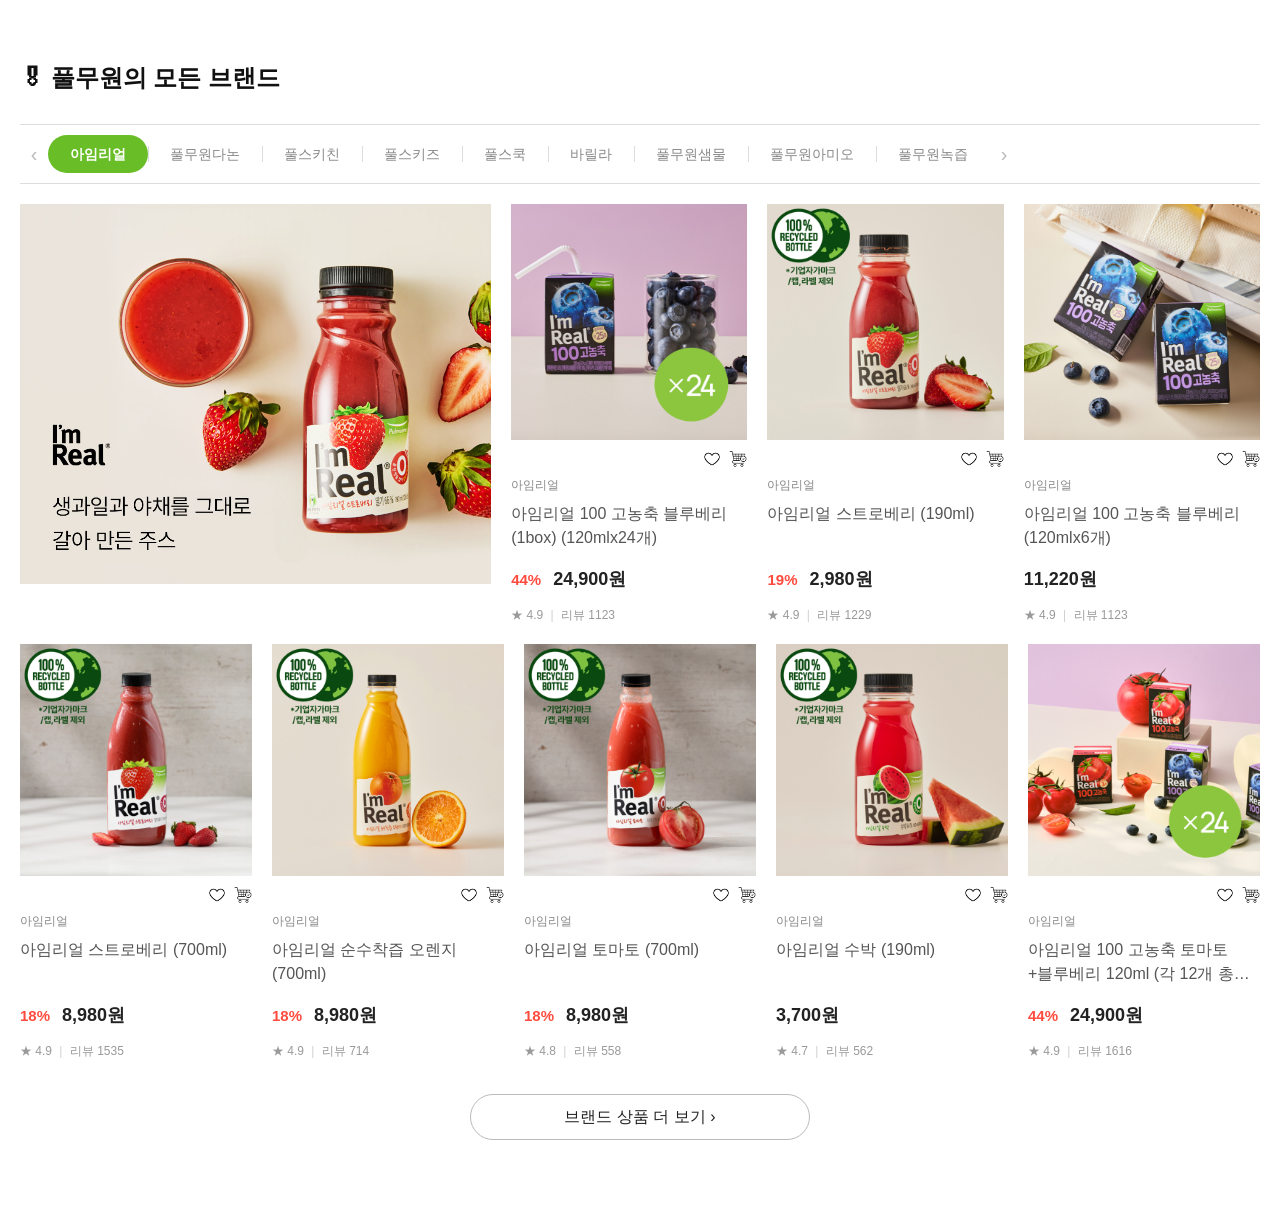
<file: 08_brand.html>
<!DOCTYPE html>
<html lang="ko">

<head>
    <meta charset="UTF-8">
    <meta name="viewport" content="width=device-width, initial-scale=1.0">
    <title>풀무원의 모든 브랜드</title>

    <link rel="stylesheet" href="./css/reset.css">
    <link rel="stylesheet" href="./css/common.css">
    <link rel="stylesheet" href="./css/layout.css">
    <link rel="stylesheet" href="./css/main.css">
</head>

<body>

    <main>
        <section class="brand_section">
            <div class="inner">
                <div class="brand_title">
                    <h2>🎖 풀무원의 모든 브랜드</h2>
                </div>

                <div class="brand_tab">
                    <button type="button" class="arrow_btn prev" aria-label="이전 브랜드">‹</button>
                    <button type="button" class="active">아임리얼</button>
                    <button type="button">풀무원다논</button>
                    <button type="button">풀스키친</button>
                    <button type="button">풀스키즈</button>
                    <button type="button">풀스쿡</button>
                    <button type="button">바릴라</button>
                    <button type="button">풀무원샘물</button>
                    <button type="button">풀무원아미오</button>
                    <button type="button">풀무원녹즙</button>
                    <button type="button" class="arrow_btn next" aria-label="다음 브랜드">›</button>
                </div>

                <div class="brand_top_wrap">
                    <a href="#" class="brand_main_banner" id="brandMainBanner"></a>
                    <ul class="brand_top_products" id="brandTopProducts"></ul>
                </div>

                <ul class="brand_bottom_products" id="brandBottomProducts"></ul>

                <div class="section_more">
                    <a href="#">브랜드 상품 더 보기</a>
                </div>
            </div>
        </section>
    </main>

    <script src="./js/08_fetch_brand.js"></script>
</body>

</html>
</file>
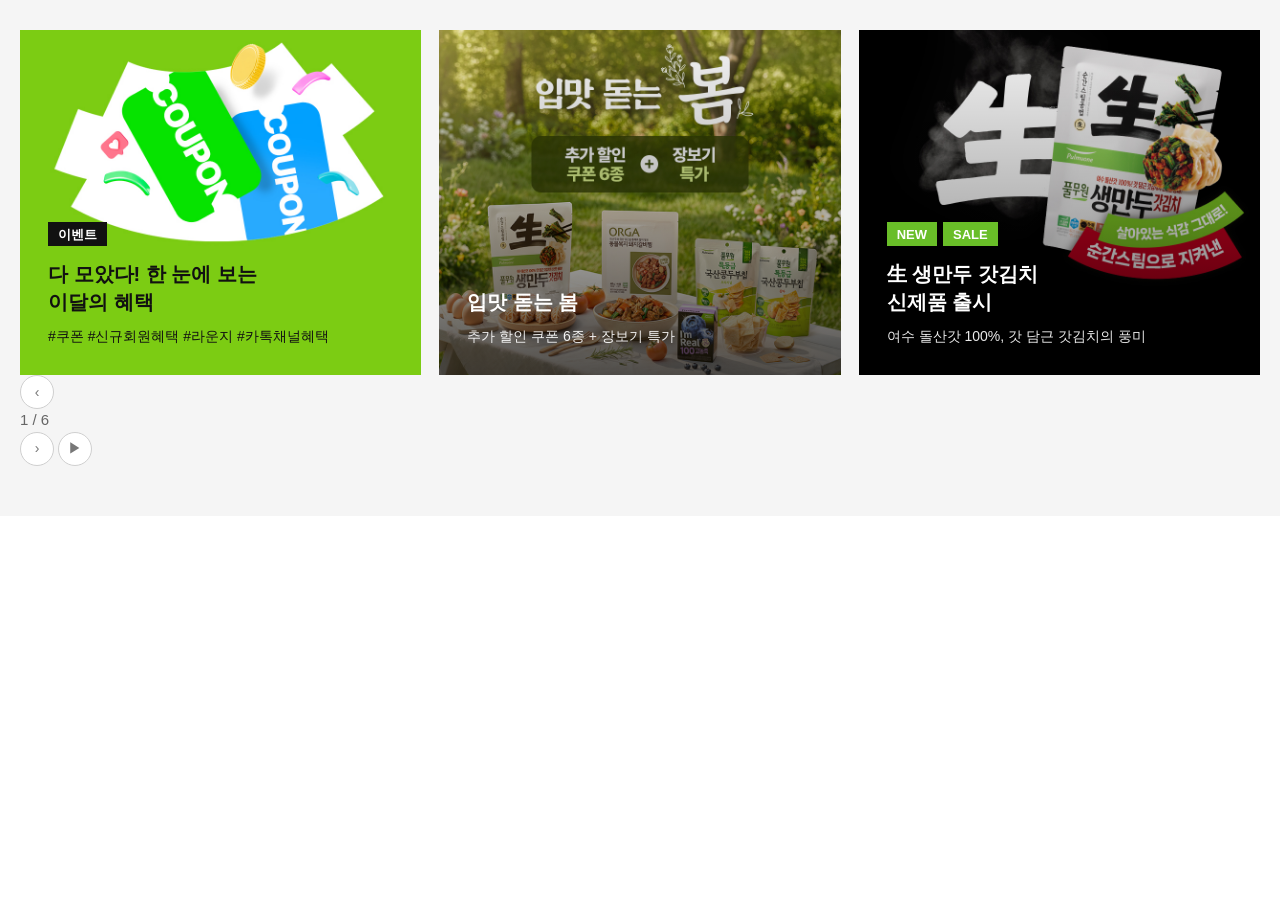
<file: slider.html>
<!DOCTYPE html>
<html lang="ko">

<head>
    <meta charset="UTF-8">
    <meta name="viewport" content="width=device-width, initial-scale=1.0">
    <title>slider</title>
    <link rel="stylesheet" href="css/reset.css">
    <link rel="stylesheet" href="css/common.css">
    <link rel="stylesheet" href="css/layout.css">
    <link rel="stylesheet" href="css/main.css">
</head>

<body>

    <section class="main_slider">
        <div class="inner">

            <div class="slider_wrap">
                <ul class="slider_track">
                    <li class="slide">
                        <a href="#">
                            <img src="./img/slider/slider1.jpg" alt="카카오톡 채널 친구추가 이벤트">
                            <div class="slide_txt">
                                <span class="badge">이벤트</span>
                                <h3>카카오톡 채널<br>친구추가 이벤트💚</h3>
                                <p>#1천원 이용권 #이벤트 소식 #시크릿 혜택</p>
                            </div>
                        </a>
                    </li>

                    <li class="slide">
                        <a href="#">
                            <img src="./img/slider/slider2.jpg" alt="슬라이드2">
                        </a>
                    </li>

                    <li class="slide">
                        <a href="#">
                            <img src="./img/slider/slider3.jpg" alt="입맛 돋는 봄">
                            <div class="slide_txt white">
                                <span class="badge">이벤트</span>
                                <h3>입맛 돋는 봄</h3>
                                <p>#추가 할인 쿠폰 6종 #장보기 특가</p>
                            </div>
                        </a>
                    </li>

                    <li class="slide">
                        <a href="#">
                            <img src="./img/slider/slider4.jpg" alt="신상품 출시">
                            <div class="slide_txt white">
                                <span class="badge green">NEW</span>
                                <span class="badge green">SALE</span>
                                <h3>生 생만두 갓김치<br>신제품 출시</h3>
                                <p>여수 돌산갓 100%, 갓 담근 갓김치의 풍미</p>
                            </div>
                        </a>
                    </li>

                    <li class="slide">
                        <a href="#">
                            <img src="./img/slider/slider5.jpg" alt="기획전">
                            <div class="slide_txt">
                                <span class="badge">이벤트</span>
                                <h3>지금 꼭 담아야 할<br>이달의 기획전</h3>
                                <p>#한정특가 #인기상품 #혜택모음</p>
                            </div>
                        </a>
                    </li>

                    <li class="slide">
                        <a href="#">
                            <img src="./img/slider/slider6.jpg" alt="추천 상품">
                            <div class="slide_txt">
                                <span class="badge">추천</span>
                                <h3>지금 많이 찾는<br>추천 상품 모음</h3>
                                <p>#재구매템 #베스트 #풀무원 추천</p>
                            </div>
                        </a>
                    </li>
                </ul>
            </div>

            <div class="slider_controls">
                <button type="button" class="slider_btn prev">‹</button>
                <span class="slider_paging">1 / 6</span>
                <button type="button" class="slider_btn next">›</button>
                <button type="button" class="slider_btn play">▶</button>
            </div>

        </div>
    </section>
    <script src="js/slider.js"></script>
</body>

</html>
</file>
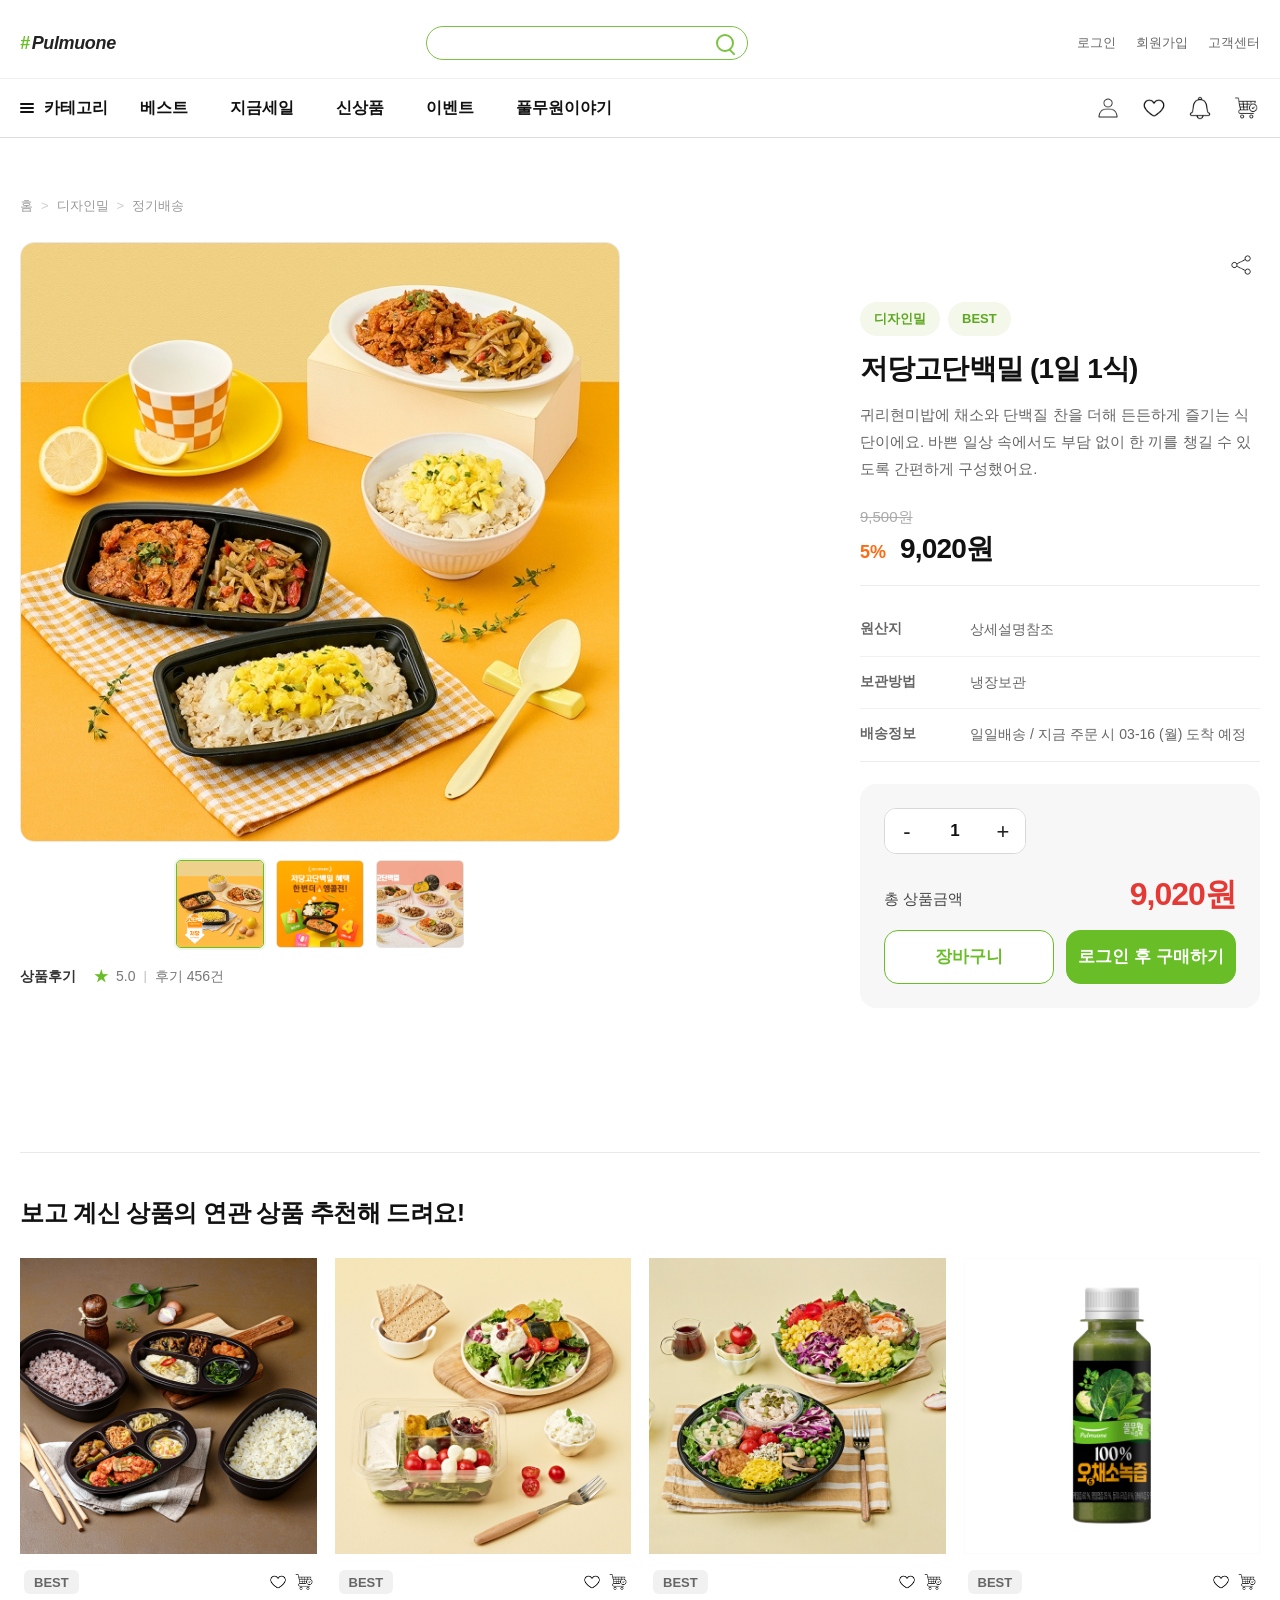
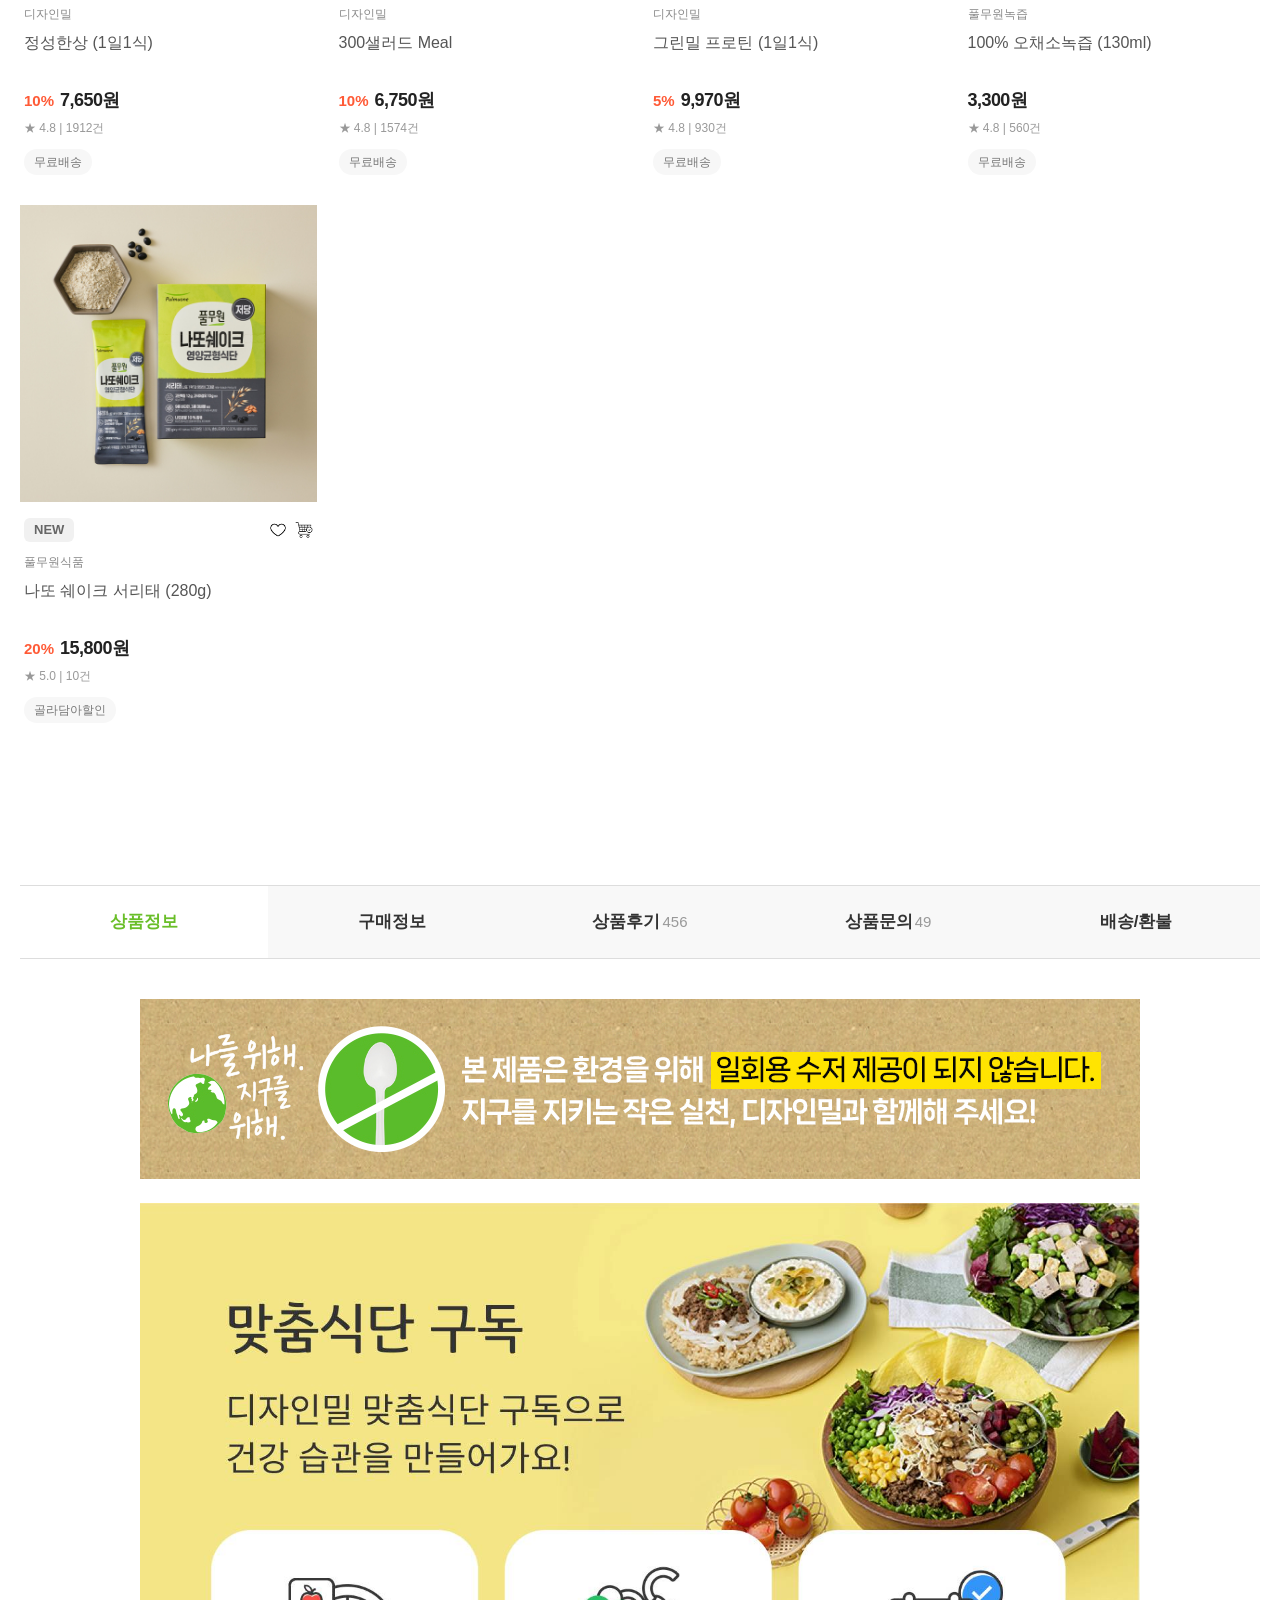
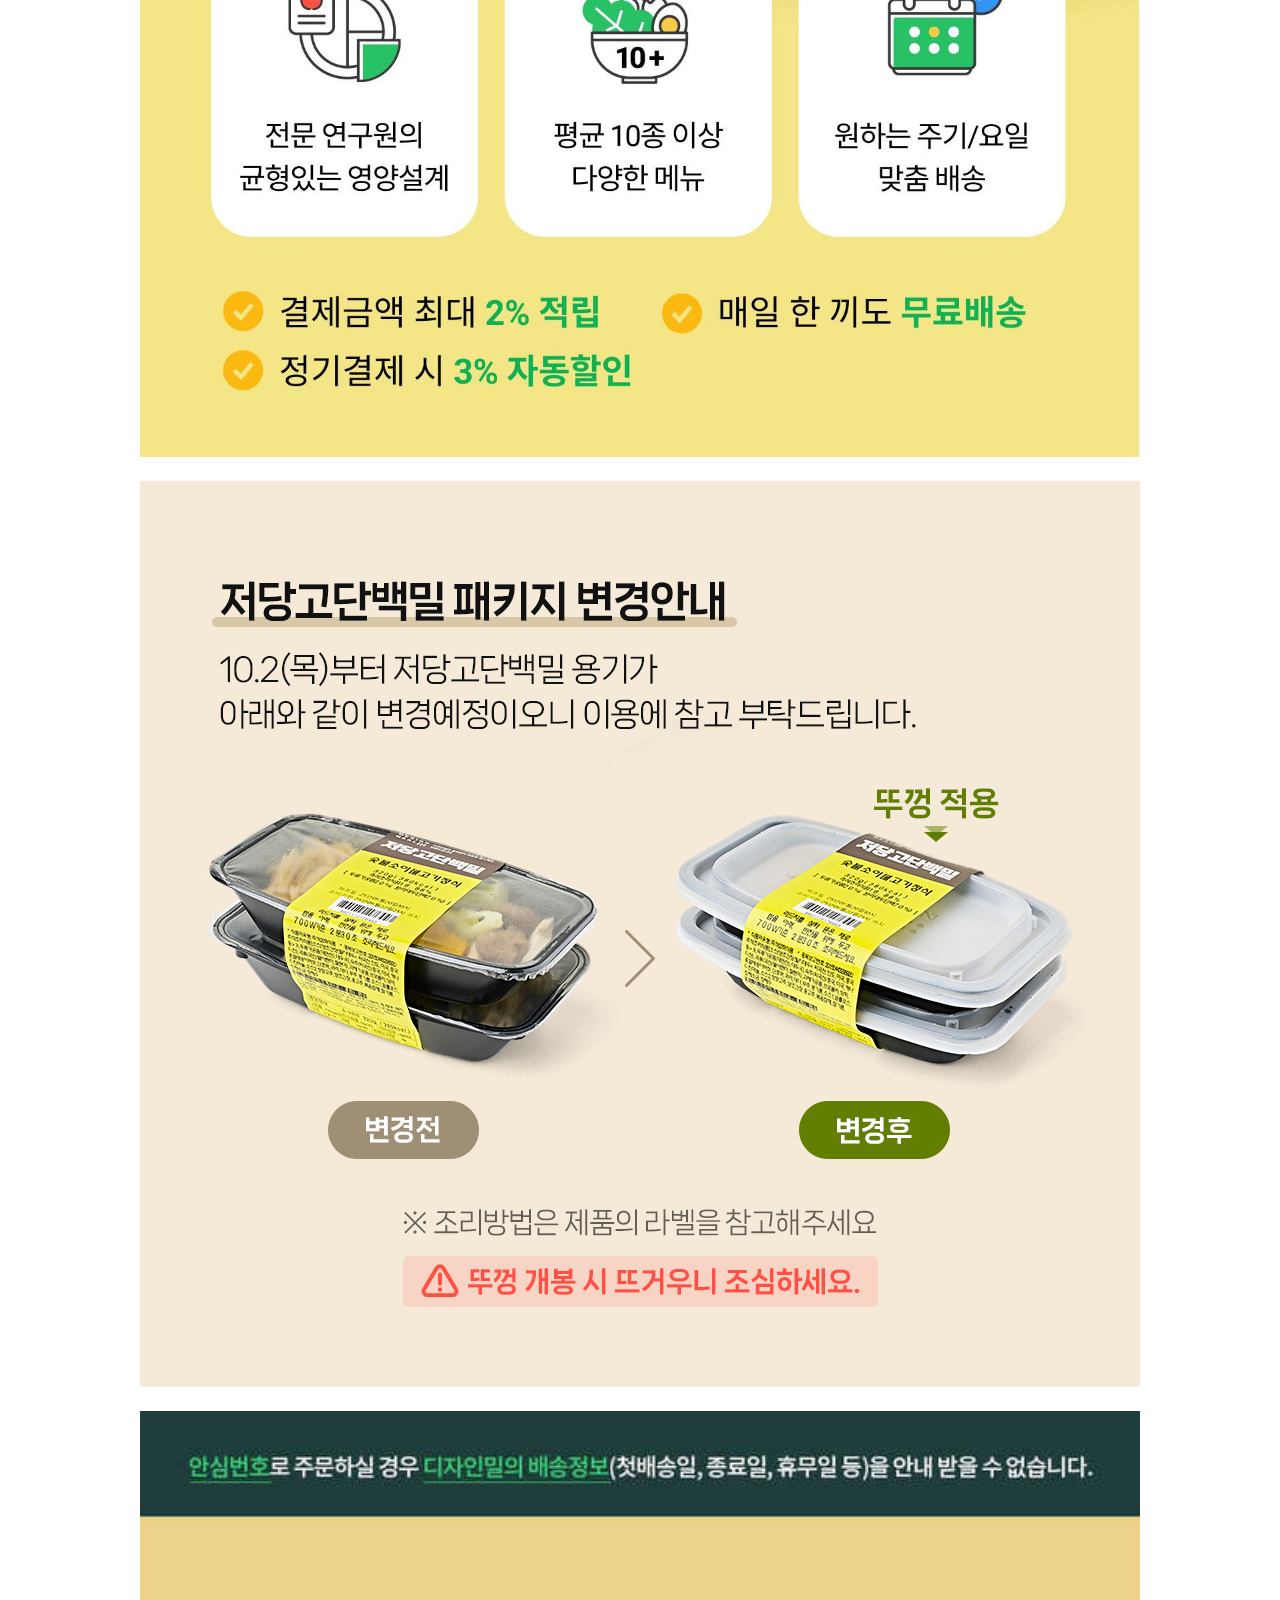
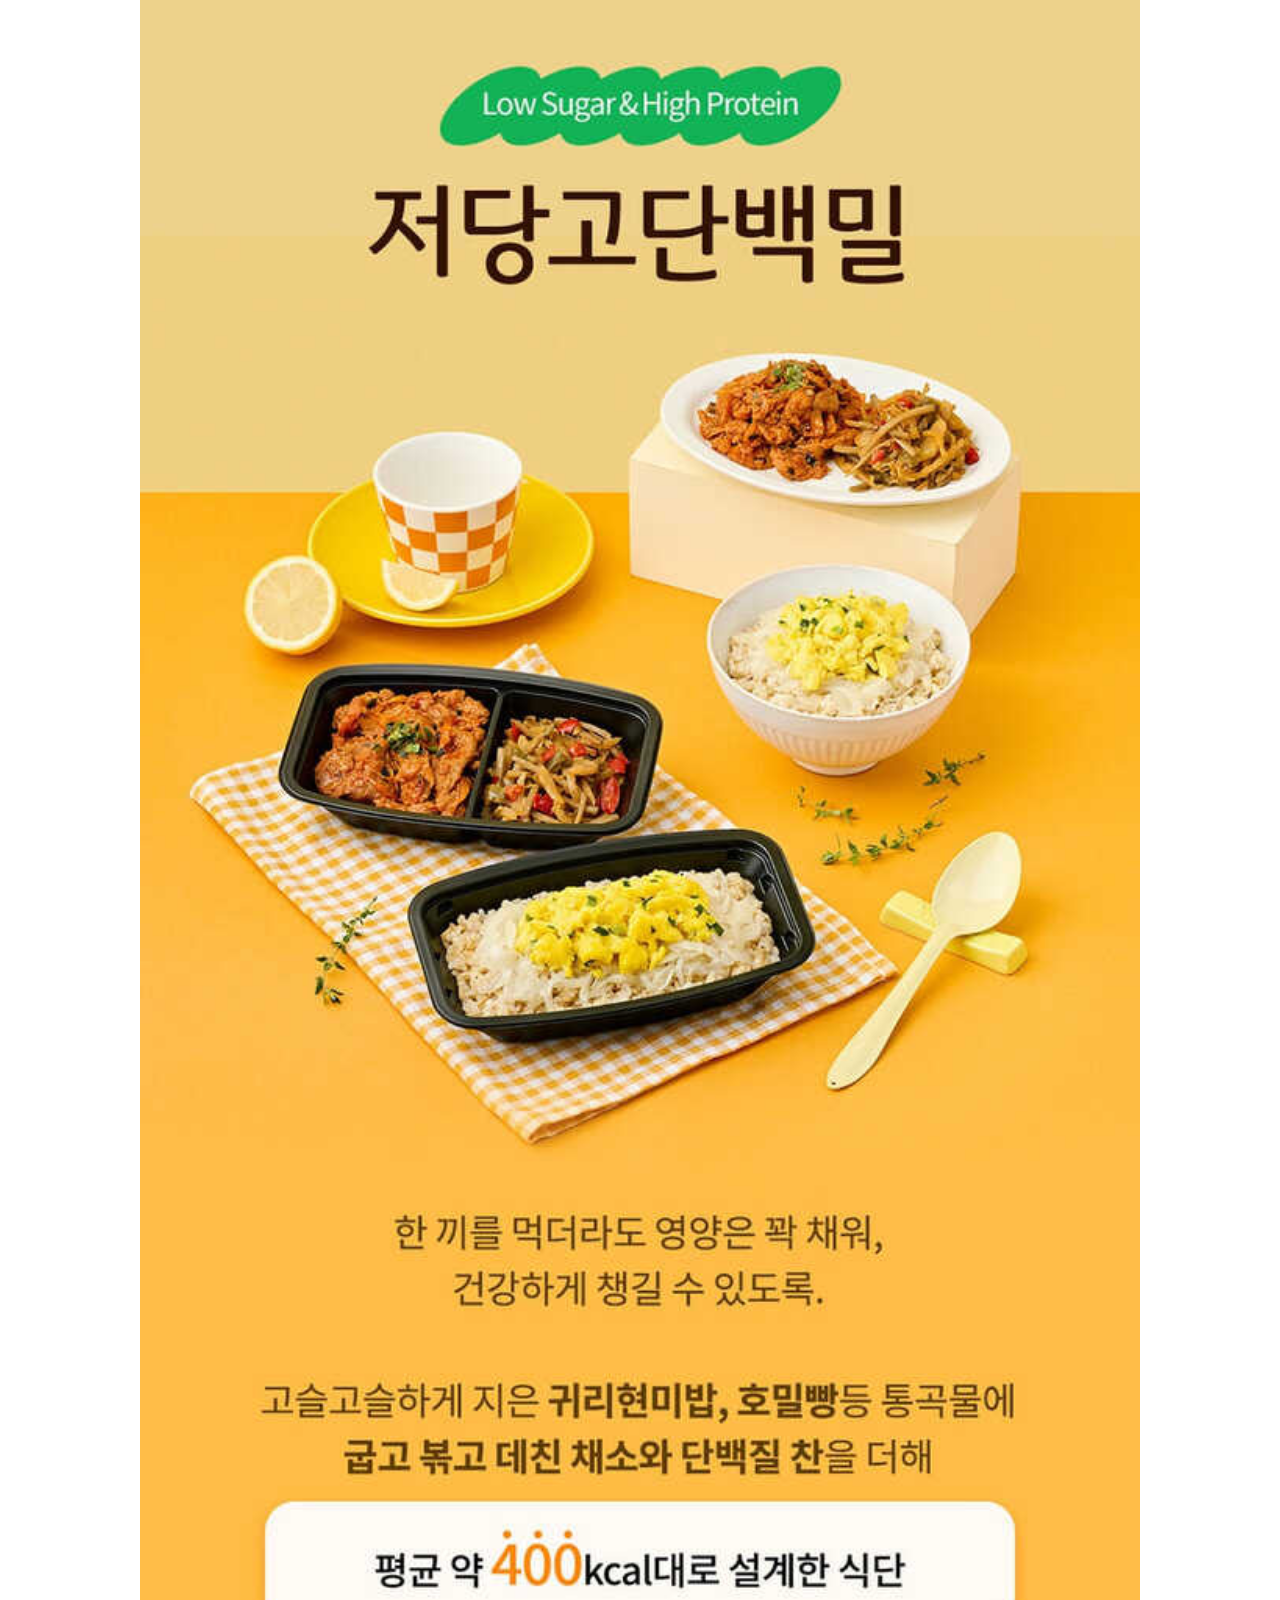
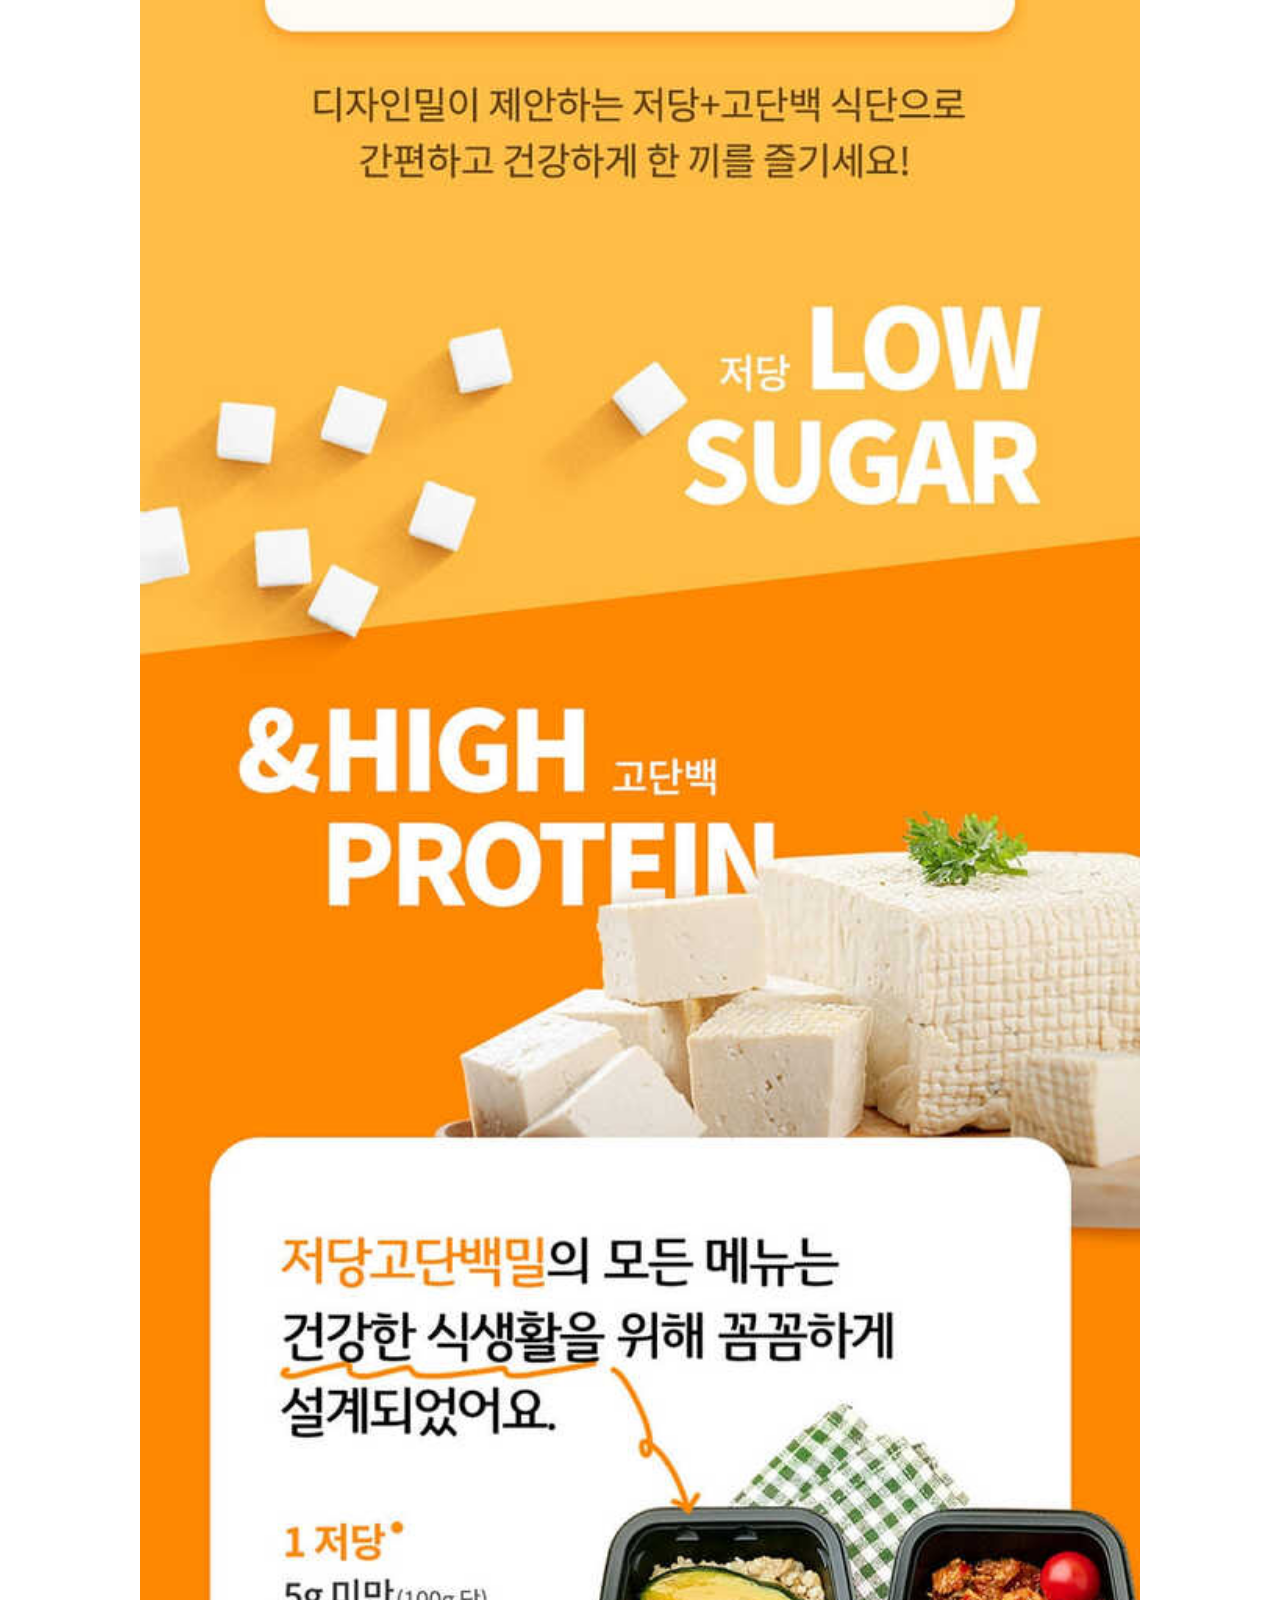
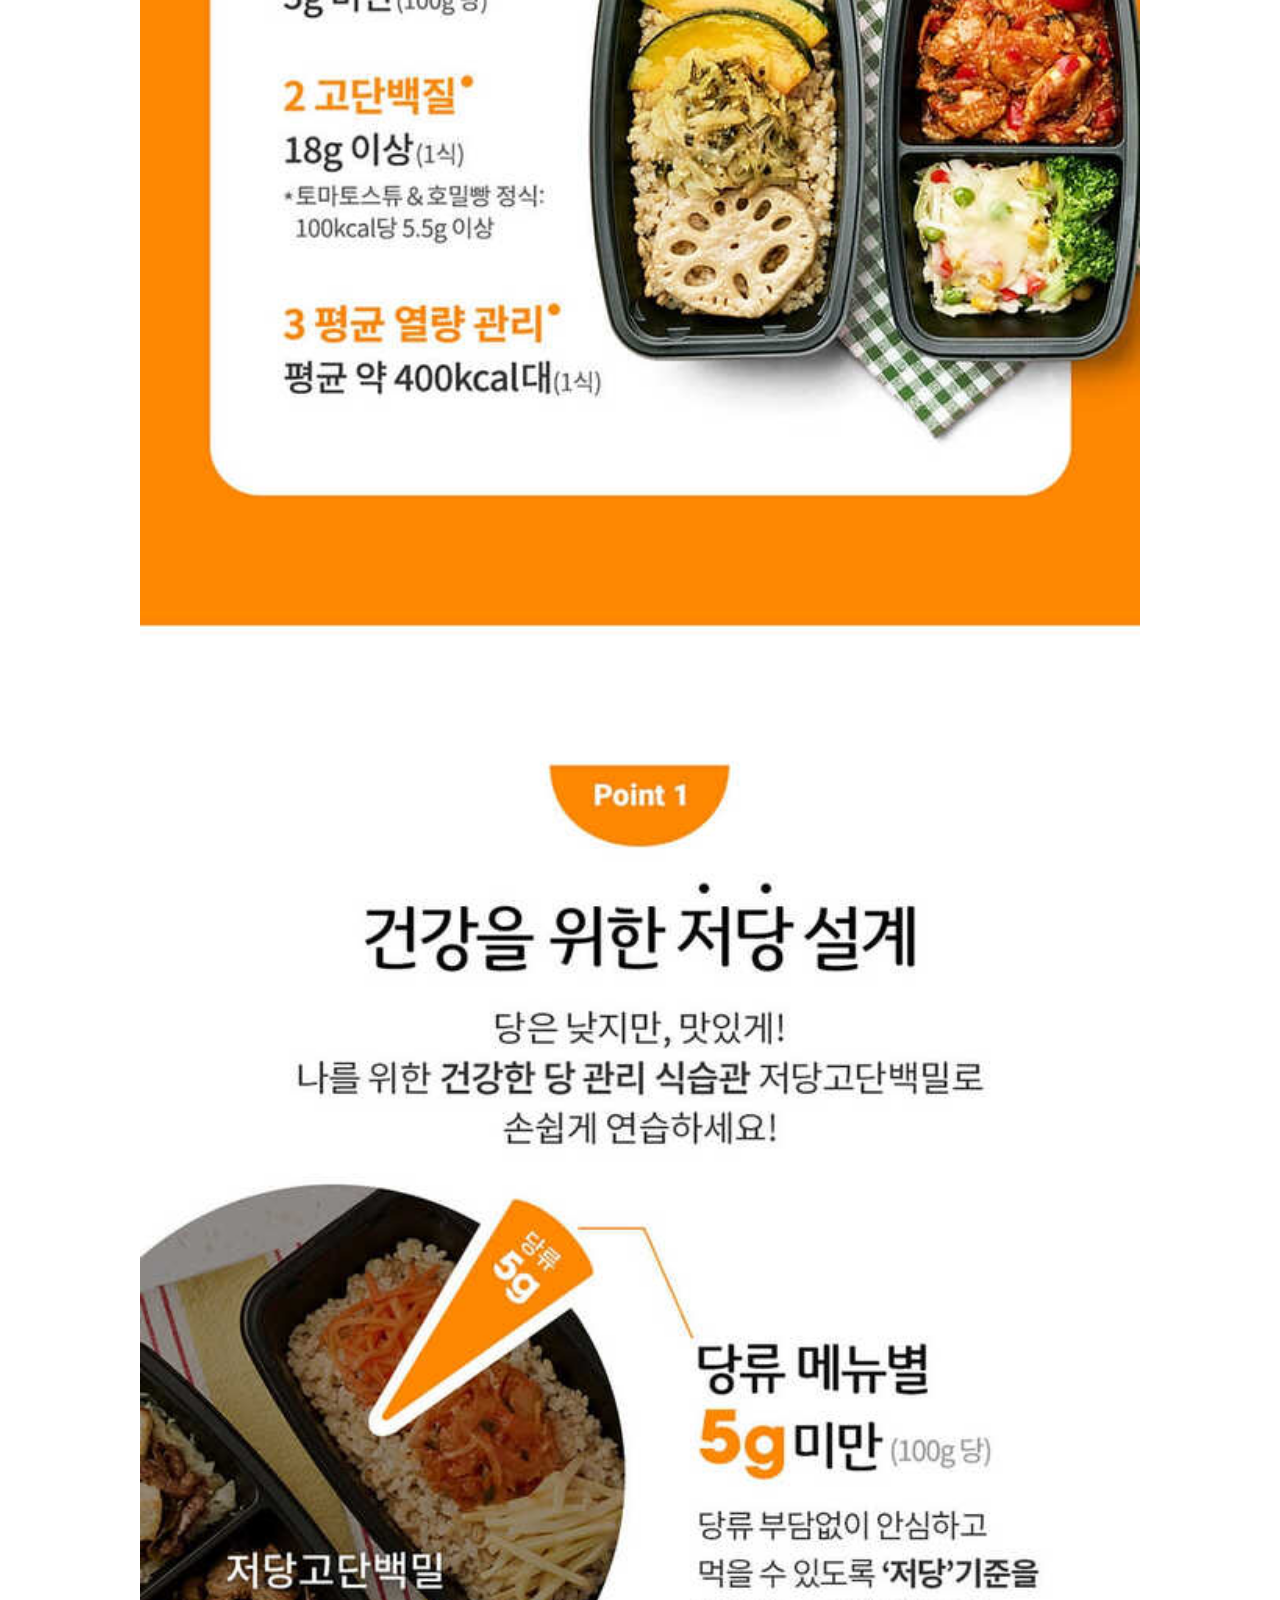
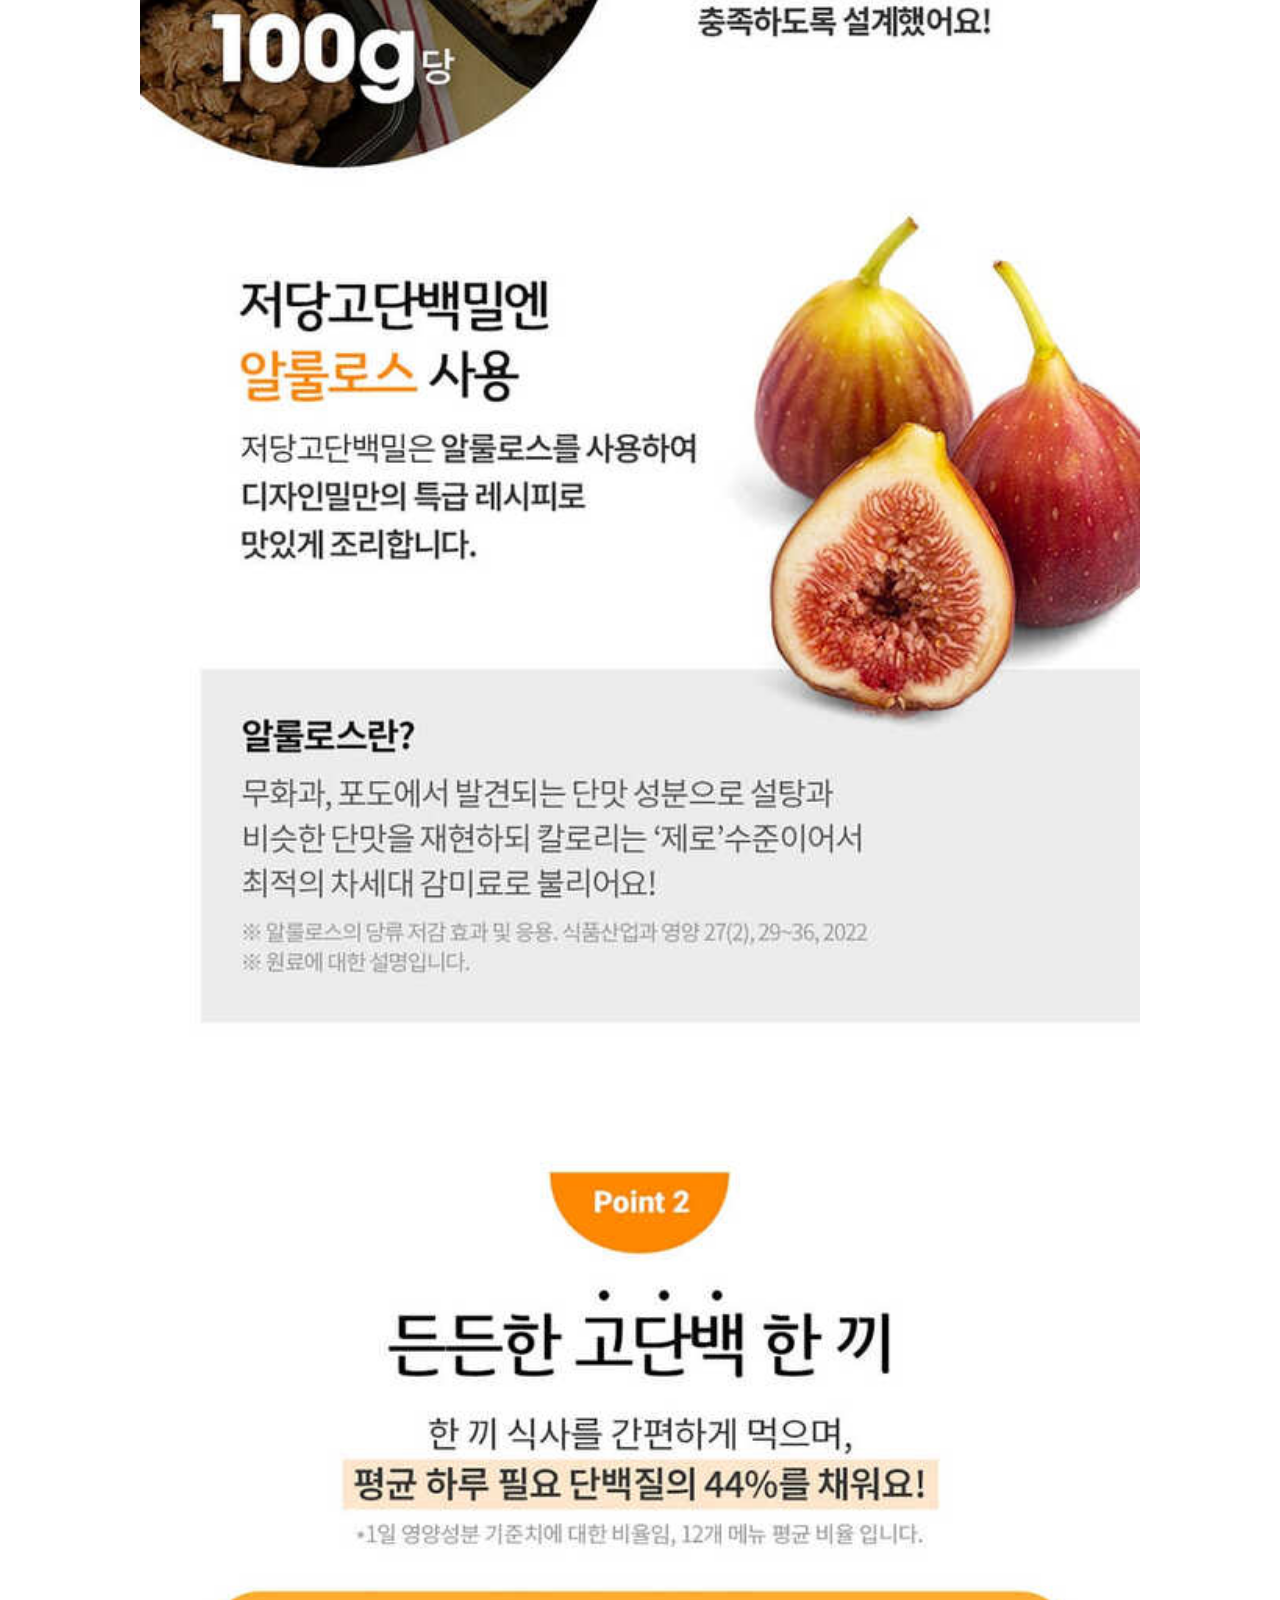
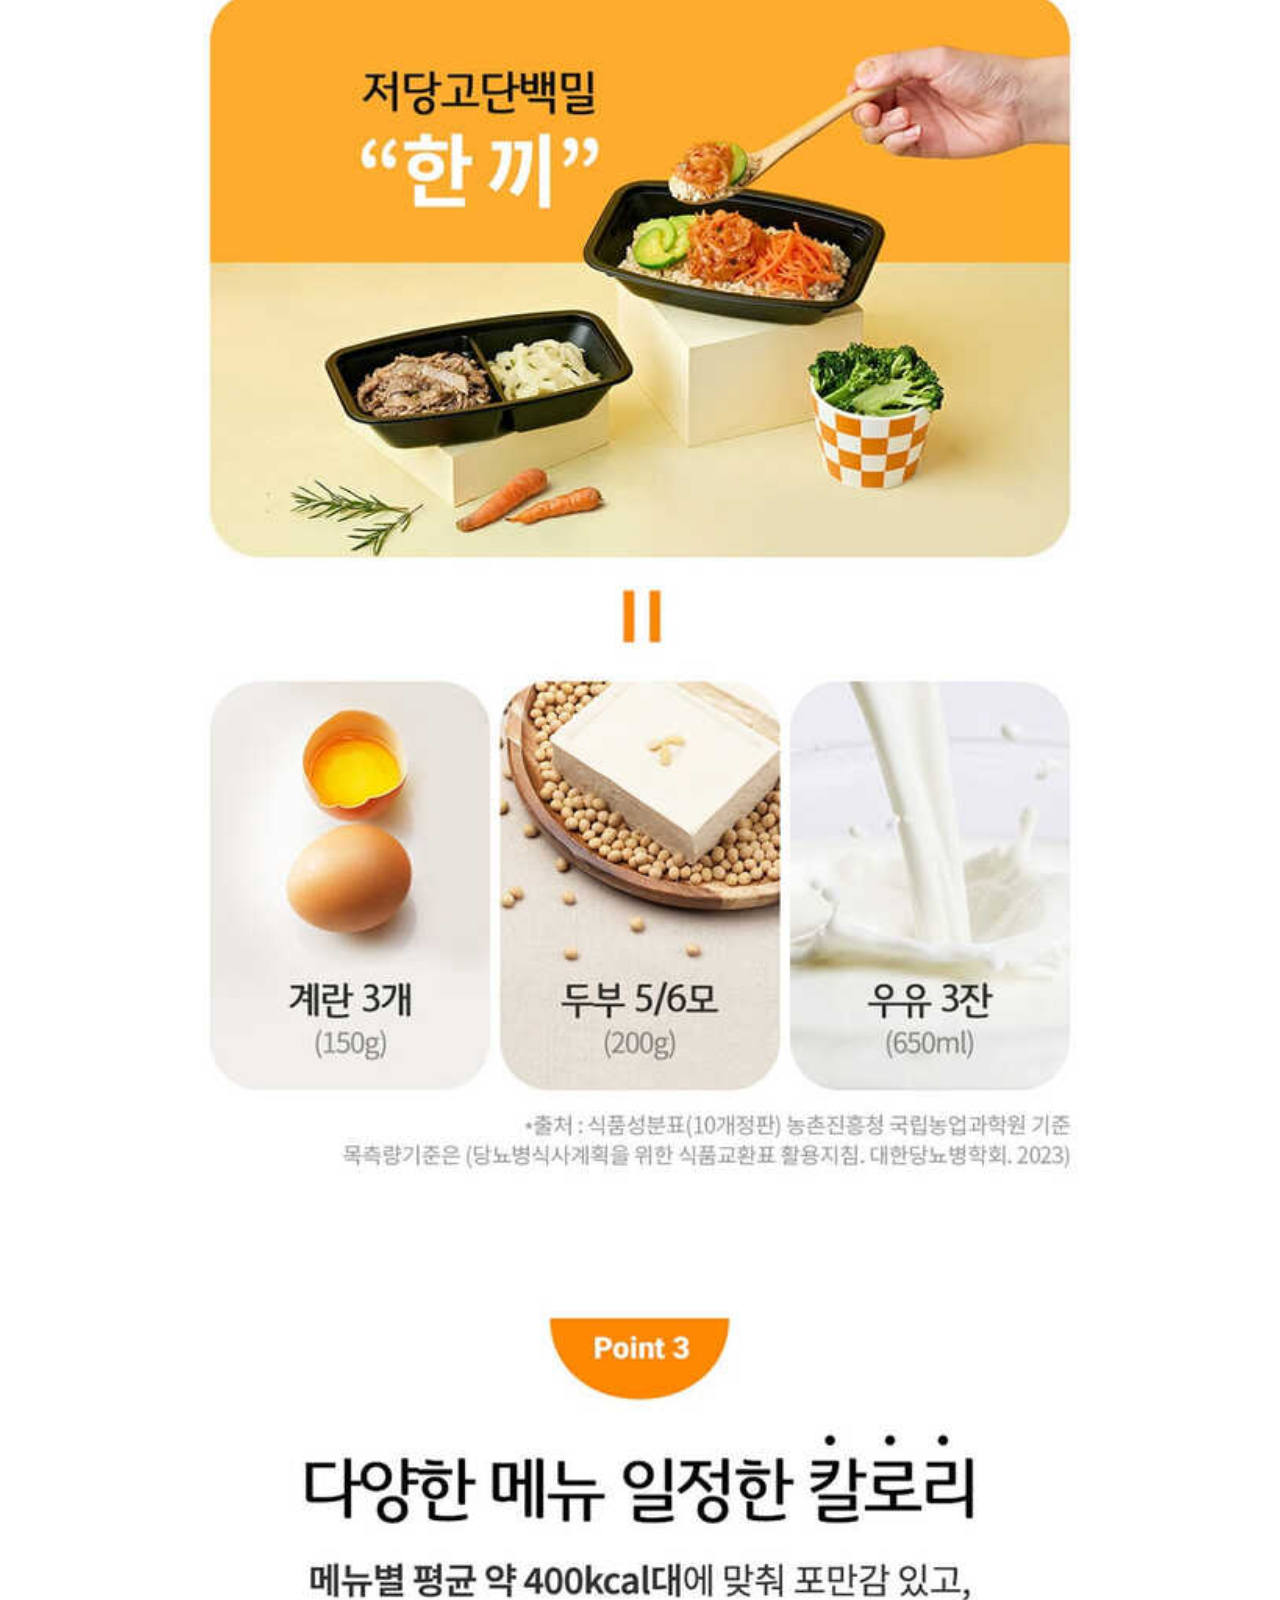
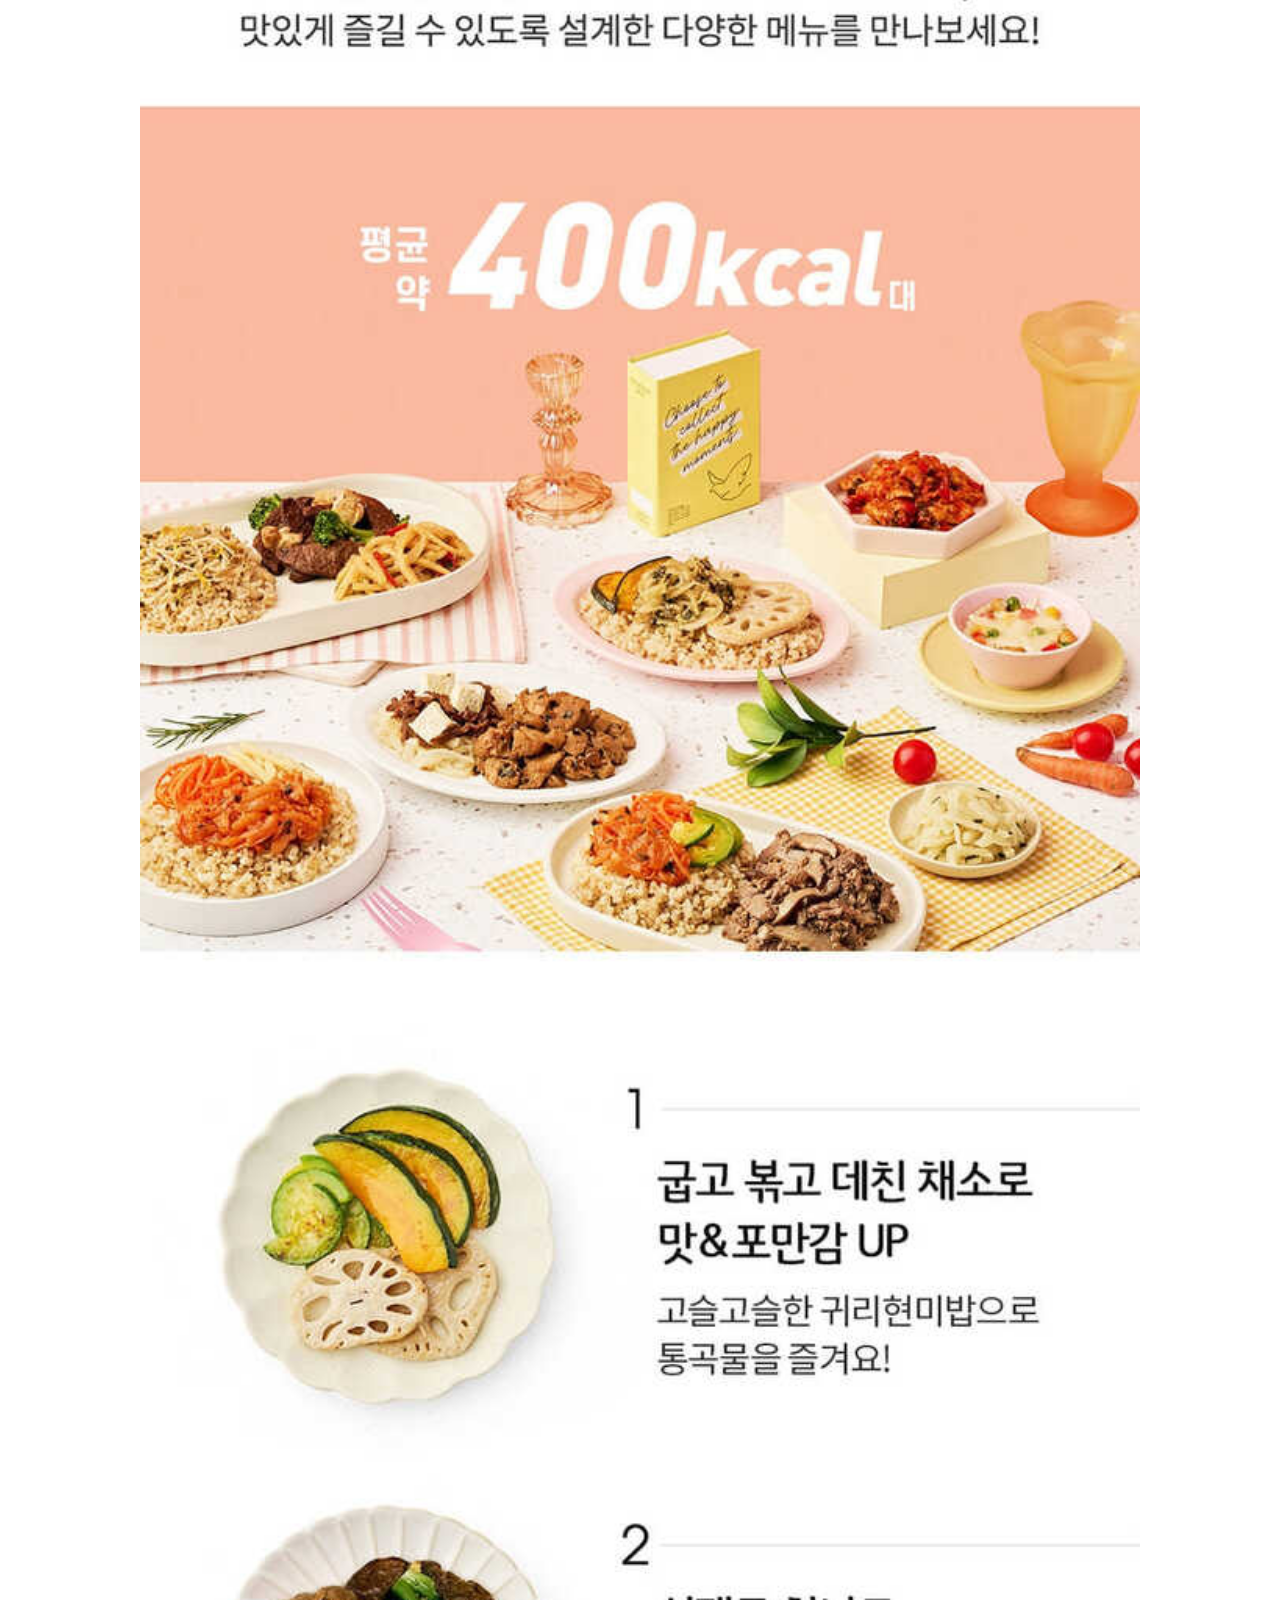
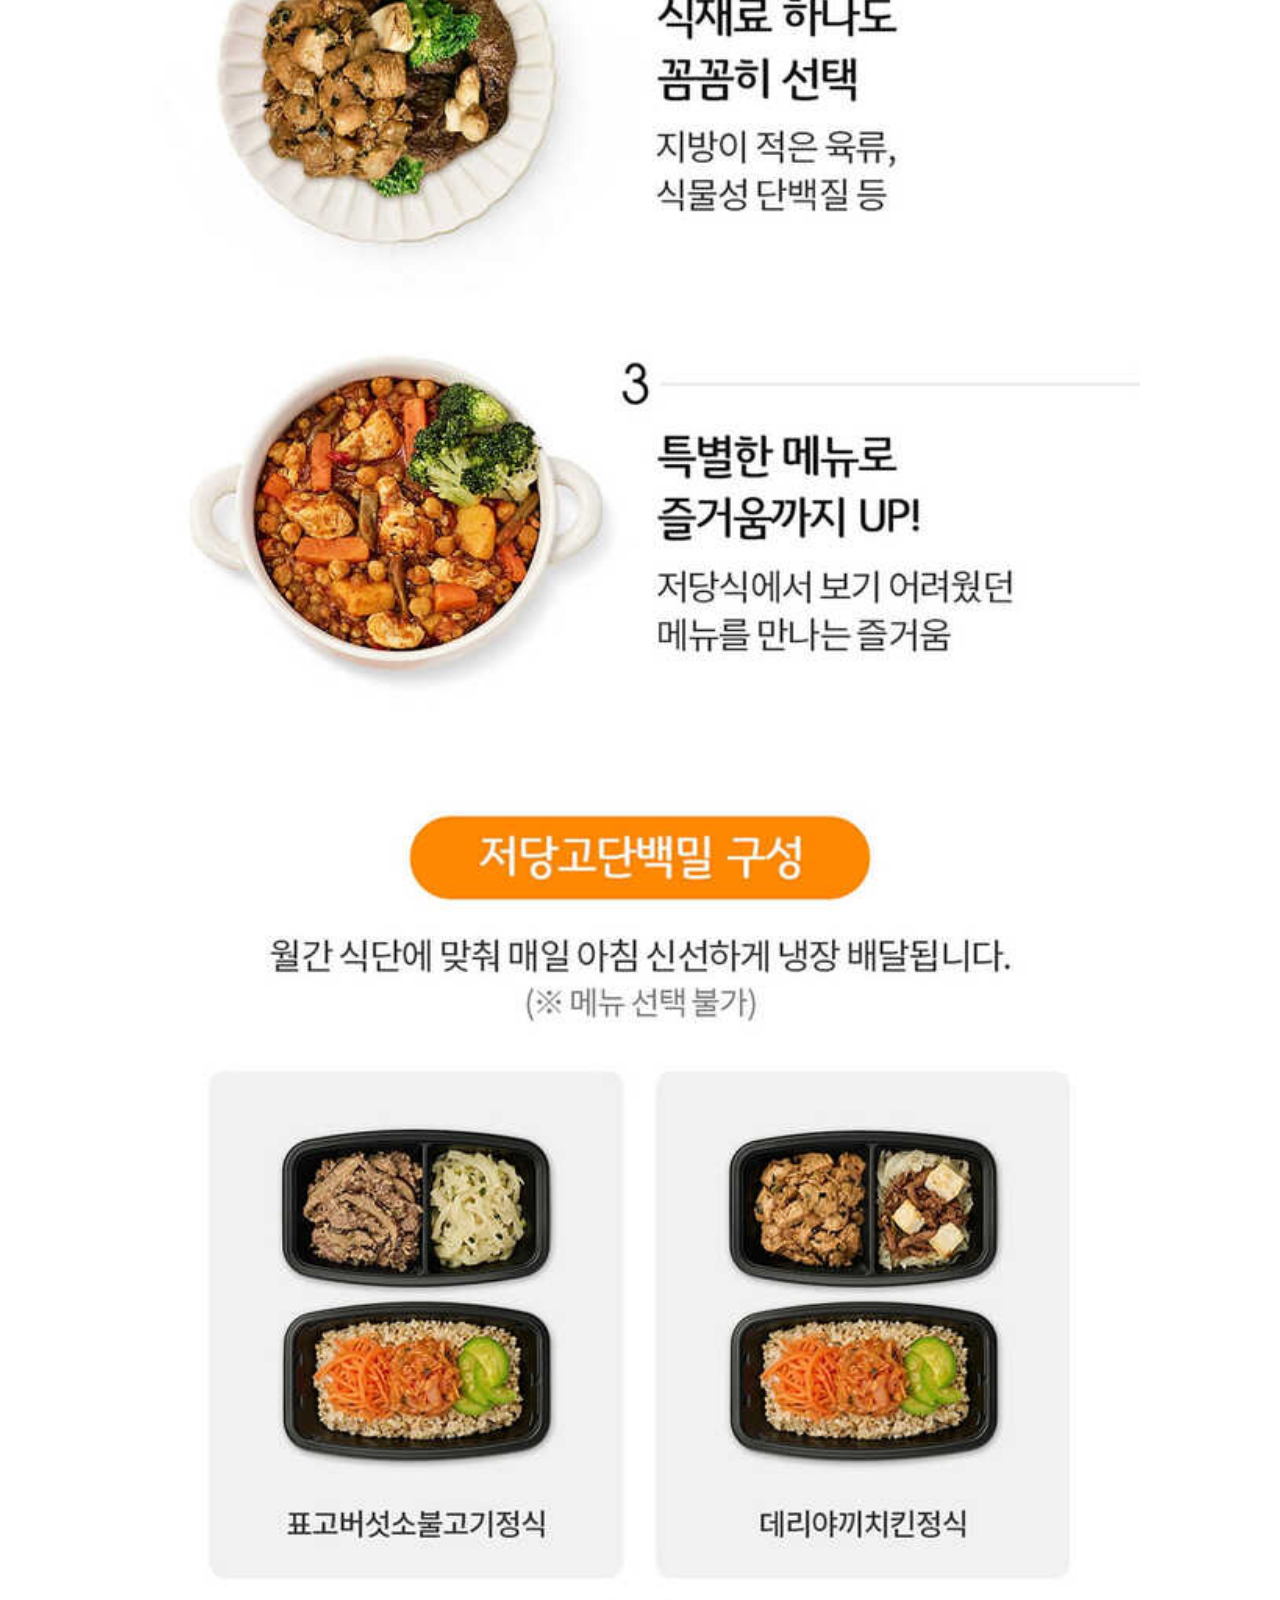
<file: sub.html>
<!DOCTYPE html>
<html lang="ko">

<head>
  <meta charset="UTF-8">
  <meta name="viewport" content="width=device-width, initial-scale=1.0">
  <title>풀무원 쇼핑몰</title>

  <link rel="stylesheet" href="./css/reset.css">
  <link rel="stylesheet" href="./css/common.css">
  <link rel="stylesheet" href="./css/layout.css">
  <link rel="stylesheet" href="./css/main.css">
  <link rel="stylesheet" href="./css/sub.css">
</head>

<body>

  <!-- 헤더 -->
  <header id="header">
    <div class="header_top">
      <div class="inner header_top_inner">
        <h1 class="logo">
          <a href="./index.html">
            <span class="logo_hash">#</span>Pulmuone
          </a>
        </h1>

        <div class="brand_path">
          <a href="#">풀무원</a>
          <span>|</span>
          <a href="#">올가</a>
          <span>|</span>
          <a href="#">녹즙</a>
        </div>

        <div class="search_box">
          <input type="text" placeholder="" aria-label="검색">
          <button type="button" class="search_btn" aria-label="검색"></button>
        </div>

        <div class="top_link">
          <a href="#">로그인</a>
          <a href="#">회원가입</a>
          <a href="#">고객센터</a>
        </div>
      </div>
    </div>

    <div class="header_bottom">
      <div class="inner header_bottom_inner">
        <button type="button" class="category_btn">
          <span class="hamburger"></span>
          <span>카테고리</span>
        </button>

        <nav class="gnb">
          <ul>
            <li><a href="#">베스트</a></li>
            <li><a href="#">지금세일</a></li>
            <li><a href="#">신상품</a></li>
            <li><a href="#">이벤트</a></li>
            <li><a href="#">풀무원이야기</a></li>
          </ul>
        </nav>

        <div class="header_icon">
          <a href="#" class="icon_btn" aria-label="마이페이지">
            <img src="./img/icon/icon-user.png" alt="마이페이지">
          </a>
          <a href="#" class="icon_btn" aria-label="찜">
            <img src="./img/icon/icon-heart.png" alt="찜">
          </a>
          <a href="#" class="icon_btn" aria-label="알림">
            <img src="./img/icon/icon-login.png" alt="알림">
          </a>
          <a href="#" class="icon_btn" aria-label="장바구니">
            <img src="./img/icon/icon-cart.png" alt="장바구니">
          </a>
        </div>
      </div>
    </div>
  </header>

  <main id="container" class="sub_page">

    <!-- =========================
         1. 상단 상품 영역
    ========================= -->
    <section class="sub_top">
      <div class="inner">

        <!-- breadcrumb -->
        <div class="sub_breadcrumb" id="breadcrumbBox"></div>

        <div class="sub_top_inner">

          <!-- 왼쪽 이미지 -->
          <div class="sub_gallery">
            <div class="sub_main_img">
              <img id="mainImage" src="" alt="대표 상품 이미지">
            </div>

            <!-- 썸네일 -->
            <div class="sub_thumb_list" id="thumbList"></div>

            <!-- 후기 -->
            <div class="sub_review_summary" id="subReviewSummary"></div>
          </div>

          <!-- 오른쪽 상품 정보 -->
          <div class="sub_info">
            <div class="sub_info_util">
              <button type="button" class="sub_util_btn" aria-label="공유">
                <img src="./img/icon/icon-share.png" alt="공유">
              </button>
            </div>

            <div class="sub_badge_list" id="badgeList"></div>

            <h2 class="sub_title" id="goodsTitle"></h2>
            <p class="sub_desc" id="goodsDesc"></p>

            <div class="sub_price_box" id="priceBox"></div>

            <div class="sub_meta_box" id="metaBox"></div>

            <div class="sub_buy_box">
              <div class="count_box">
                <button type="button" class="count_btn" id="minusBtn">-</button>
                <input type="text" id="countInput" value="1" readonly>
                <button type="button" class="count_btn" id="plusBtn">+</button>
              </div>

              <div class="total_price_box">
                <span>총 상품금액</span>
                <strong id="totalPrice">0원</strong>
              </div>

              <div class="buy_btn_area">
                <button type="button" class="btn_line">장바구니</button>
                <button type="button" class="btn_green">로그인 후 구매하기</button>
              </div>
            </div>
          </div>

        </div>
      </div>
    </section>

    <!-- =========================
         2. 추천 상품 영역
    ========================= -->
    <section class="sub_recommend">
      <div class="inner">
        <div class="sub_section_title">
          <h3 id="recommendTitle">연관 상품 추천</h3>
        </div>

        <div class="recommend_list" id="recommendList">
          <!-- JS 출력 -->
        </div>
      </div>
    </section>

    <!-- =========================
         3. 상세 정보 영역
    ========================= -->
    <section class="sub_detail">
      <div class="inner">

        <div class="detail_tabs" id="detailTabs">
          <!-- JS 출력 -->
        </div>

        <div class="detail_contents" id="detailContents">
          <!-- JS 출력 -->
        </div>

      </div>
    </section>

  </main>

  <!-- 푸터 -->
  <footer id="footer">
    <div class="footer_top">
      <div class="inner footer_top_inner">
        <a href="#">회사소개</a>
        <a href="#">풀무원이야기</a>
        <a href="#"><strong>개인정보처리방침</strong></a>
        <a href="#">이용약관</a>
        <a href="#">임직원 인증</a>
        <a href="#">상품입점상담</a>
      </div>
    </div>

    <div class="footer_main">
      <div class="inner footer_main_inner">

        <div class="footer_left">
          <div class="footer_marks">
            <img src="./img/footer/footer-escrow-1.png" alt="Pulmuone logo">
            <img src="./img/footer/footer-escrow-2.jpg" alt="LG Escrow Service logo">
            <img src="./img/footer/footer-escrow-3.jpg" alt="Norton logo">
          </div>

          <div class="footer_escrow">
            <p class="escrow_title">이니시스 결제 시스템과 에스크로 서비스</p>
            <p>(결제대금예치업 등록번호 : 02-006-00012)</p>
            <p>를 통해 안전거래를 보장하고 있습니다.</p>
          </div>
        </div>

        <div class="footer_center">
          <p class="company_name">(주)풀무원</p>

          <p>
            <span>대표자 : 이우봉</span>
            <span class="bar">|</span>
            <span>주소 : 서울 강남구 광평로 280 (수서동), (주)풀무원</span>
          </p>

          <p>
            <span>사업자등록번호 : 315-81-01744</span>
            <a href="#" class="biz_link">사업자 정보확인</a>
          </p>

          <p>
            <span>통신판매업신고 : 제2019-서울강남-02379호</span>
            <span class="bar">|</span>
            <span>건강기능식품 신고 : 제2019-016813호</span>
          </p>

          <p>호스팅 제공자 : (주)풀무원</p>

          <p class="footer_notice">
            ㈜풀무원은 통신판매중개자이며 통신판매의 당사자가 아닙니다.
            ㈜풀무원은 상품, 거래정보 및 거래에 대하여 책임을 지지 않습니다.
          </p>

          <p class="copyright">
            Copyright ⓒ Pulmuone co.,Ltd All Rights Reserved.
          </p>
        </div>

        <div class="footer_right">
          <h3>고객기쁨센터</h3>
          <strong class="tel">080-022-0086</strong>

          <p>이메일 : pmocs_02@pulmuone.com</p>
          <p>
            <span>평일 : 09:00 - 18:00</span><br>
            <span>점심시간 : 12:00 - 13:00</span>
          </p>

          <div class="footer_cs_link">
            <a href="#">고객기쁨센터 바로가기</a>
            <a href="#">공지사항</a>
          </div>
        </div>

      </div>
    </div>
  </footer>

  <!-- JS -->
  <script src="./js/quick_menu.js"></script>
  <script src="./js/sub.js"></script>
  <script src="./js/product_interactions.js"></script>

</body>

</html>
</file>
<file: css/common.css>
@charset "utf-8";

.inner {
  width: 1280px;
  margin: 0 auto;
}

.blind {
  position: absolute;
  overflow: hidden;
  width: 1px;
  height: 1px;
  margin: -1px;
  clip: rect(0, 0, 0, 0);
}

.icon_btn {
  display: inline-flex;
  align-items: center;
  justify-content: center;
}

.icon_btn img {
  display: block;
  width: 26px;
  height: 26px;
  object-fit: contain;
}

body {
  font-family: "Noto Sans KR", sans-serif;
  color: #222;
  background: #fff;
}

img {
  display: block;
  max-width: 100%;
}


/* =========================
   header
========================= */
#header {
  border-bottom: 1px solid #ddd;
  background: #fff;
}

.header_top {
  padding: 26px 0 18px;
}

.header_top_inner {
  display: flex;
  align-items: center;
}

.logo {
  flex: 0 0 auto;
  margin-right: 22px;
  font-size: 0;
}

.logo a {
  display: inline-block;
  color: #222;
  font-size: 18px;
  font-weight: 700;
  font-style: italic;
  letter-spacing: -0.02em;
}

.logo_hash {
  margin-right: 2px;
  color: #69be28;
  font-weight: 800;
}

.brand_path {
  display: flex;
  align-items: center;
  gap: 8px;
  flex: 0 0 auto;
  margin-right: 40px;
  color: #999;
  font-size: 13px;
}

.brand_path a:hover {
  color: #69be28;
}

.search_box {
  position: relative;
  width: 322px;
  height: 34px;
  margin: 0 auto;
}

.search_box input {
  width: 100%;
  height: 100%;
  padding: 0 44px 0 18px;
  border: 1px solid #7cc242;
  border-radius: 999px;
  outline: none;
  background: #fff;
  font-size: 14px;
}

.search_box input:focus {
  border-color: #69be28;
}

.search_btn {
  position: absolute;
  top: 50%;
  right: 14px;
  width: 18px;
  height: 18px;
  border: 2px solid #7cc242;
  border-radius: 50%;
  background: transparent;
  transform: translateY(-50%);
}

.search_btn::after {
  content: "";
  position: absolute;
  right: -4px;
  bottom: -3px;
  width: 8px;
  height: 2px;
  background: #7cc242;
  transform: rotate(45deg);
  border-radius: 2px;
}

.top_link {
  display: flex;
  align-items: center;
  gap: 20px;
  flex: 0 0 auto;
  margin-left: 40px;
}

.top_link a {
  color: #666;
  font-size: 13px;
}

.top_link a:hover {
  color: #111;
}

/* =========================
   header bottom
========================= */
.header_bottom {
  border-top: 1px solid #f1f1f1;
}

.header_bottom_inner {
  display: flex;
  align-items: center;
  height: 58px;
}

.category_btn {
  display: flex;
  align-items: center;
  gap: 10px;
  margin-right: 32px;
  font-size: 16px;
  font-weight: 700;
  color: #111;
}

.hamburger {
  position: relative;
  display: inline-block;
  width: 14px;
  height: 10px;
}

.hamburger::before,
.hamburger::after,
.hamburger {
  background: transparent;
}

.hamburger::before,
.hamburger::after {
  content: "";
  position: absolute;
  left: 0;
  width: 14px;
  height: 2px;
  background: #111;
  border-radius: 2px;
}

.hamburger::before {
  top: 0;
  box-shadow: 0 4px 0 #111;
}

.hamburger::after {
  bottom: 0;
}

.gnb {
  flex: 1;
}

.gnb ul {
  display: flex;
  align-items: center;
  gap: 42px;
}

.gnb a {
  display: inline-block;
  color: #111;
  font-size: 16px;
  font-weight: 700;
}

.gnb a:hover {
  color: #69be28;
}

.header_icon {
  display: flex;
  align-items: center;
  gap: 18px;
  margin-left: 20px;
}

.header_icon .icon_btn {
  width: 28px;
  height: 28px;
}

.header_icon .icon_btn img {
  width: 24px;
  height: 24px;
}


/* =========================
   footer
========================= */
#footer {
  margin-top: 0;
  border-top: 1px solid #e5e5e5;
  background: #f8f8f8;
  color: #666;
  font-size: 13px;
  line-height: 1.7;
}

.footer_top {
  border-bottom: 1px solid #e5e5e5;
  background: #fff;
}

.footer_top_inner {
  display: flex;
  flex-wrap: wrap;
  gap: 20px;
  padding: 16px 0;
}

.footer_top_inner a {
  color: #666;
  font-size: 13px;
}

.footer_top_inner a strong {
  color: #333;
  font-weight: 700;
}

.footer_main {
  padding: 34px 0 38px;
}

.footer_main_inner {
  display: flex;
  justify-content: space-between;
  align-items: flex-start;
  gap: 36px;
}

/* 왼쪽 */
.footer_left {
  flex: 0 0 240px;
}

.footer_marks {
  display: flex;
  align-items: center;
  gap: 10px;
  margin-bottom: 16px;
  flex-wrap: wrap;
}

.footer_marks img {
  display: block;
  height: 30px;
  width: auto;
  object-fit: contain;
}

.footer_escrow {
  color: #666;
  font-size: 13px;
}

.footer_escrow .escrow_title {
  margin-bottom: 4px;
  color: #333;
  font-size: 14px;
  font-weight: 700;
}

/* 가운데 */
.footer_center {
  flex: 1;
  min-width: 0;
}

.footer_center .company_name {
  margin-bottom: 8px;
  color: #333;
  font-size: 15px;
  font-weight: 700;
}

.footer_center p {
  margin-bottom: 4px;
  color: #666;
  font-size: 13px;
  word-break: keep-all;
}

.footer_center .bar,
.footer_right .bar {
  margin: 0 5px;
  color: #cfcfcf;
}

.biz_link {
  margin-left: 8px;
  color: #69be28;
  font-weight: 600;
  font-size: 13px;
}

.footer_notice {
  margin-top: 10px;
  color: #888;
  font-size: 13px;
}

.copyright {
  margin-top: 12px;
  color: #999;
  font-size: 12px;
}

/* 오른쪽 */
.footer_right {
  flex: 0 0 230px;
}

.footer_right h3 {
  margin-bottom: 8px;
  color: #333;
  font-size: 15px;
  font-weight: 700;
}

.footer_right .tel {
  display: block;
  margin-bottom: 8px;
  color: #555;
  font-size: 19px;
  font-weight: 600;
  line-height: 1.2;
}

.footer_right p {
  margin-bottom: 4px;
  color: #666;
  font-size: 13px;
}

.footer_cs_link {
  display: flex;
  flex-direction: column;
  gap: 6px;
  margin-top: 14px;
}

.footer_cs_link a {
  color: #444;
  font-size: 13px;
  font-weight: 600;
}

.footer_cs_link a::after {
  content: " ›";
  color: #999;
}

/* 반응형 */
@media (max-width: 1024px) {
  .footer_main_inner {
    flex-wrap: wrap;
    gap: 28px;
  }

  .footer_left,
  .footer_center,
  .footer_right {
    flex: 0 0 100%;
  }
}

@media (max-width: 768px) {
  .footer_top_inner {
    gap: 10px 16px;
    padding: 14px 0;
  }

  .footer_main {
    padding: 28px 0 32px;
  }

  .footer_marks img {
    height: 26px;
  }

  .footer_escrow .escrow_title {
    font-size: 13px;
  }

  .footer_center .company_name,
  .footer_right h3 {
    font-size: 14px;
  }

  .footer_right .tel {
    font-size: 17px;
  }

  .footer_center p,
  .footer_right p,
  .footer_cs_link a,
  .footer_top_inner a {
    font-size: 12px;
  }

  .copyright {
    font-size: 11px;
  }
}
</file>
<file: css/layout.css>
@charset "utf-8";

.inner {
  width: 1280px;
  margin: 0 auto;
}

/* =========================
   responsive
========================= */
@media (max-width: 1320px) {
  .inner {
    width: calc(100% - 40px);
  }

  .brand_path {
    display: none;
  }
}

@media (max-width: 1024px) {
  .header_top_inner {
    flex-wrap: wrap;
    gap: 16px;
  }

  .search_box {
    order: 3;
    width: 100%;
    margin: 0;
  }

  .top_link {
    margin-left: auto;
  }

  .gnb ul {
    gap: 24px;
  }
}

@media (max-width: 768px) {
  .header_top {
    padding: 18px 0 14px;
  }

  .top_link {
    display: none;
  }

  .header_bottom_inner {
    height: 52px;
  }

  .gnb ul {
    gap: 18px;
    overflow-x: auto;
    white-space: nowrap;
  }

  .gnb ul::-webkit-scrollbar {
    display: none;
  }

  .gnb a {
    font-size: 14px;
  }

  .header_icon {
    gap: 10px;
  }

  .header_icon .icon_btn img {
    width: 22px;
    height: 22px;
  }
}

/* =========================
   mid banner
========================= */
.mid_banner {
  padding: 30px 0 40px;
}

.mid_banner_item {
  display: block;
  overflow: hidden;
  height: 180px;
}

.mid_banner_item img {
  display: block;
  width: 100%;
  height: 100%;
  object-fit: cover;
}

/* =========================
   중간 배너 2ea
======================s=== */
.mid_banner {
  padding: 20px 0 70px;
}

.mid_banner_wrap {
  display: flex;
  gap: 16px;
}

.mid_banner_wrap .banner_item {
  display: block;
  width: calc((100% - 16px) / 2);
  overflow: hidden;
}

.mid_banner_wrap .banner_item img {
  display: block;
  width: 100%;
  height: auto;
}
</file>
<file: css/main.css>
@charset "utf-8";

/* =========================
   공통 링크
========================= */
a {
  text-decoration: none;
  color: inherit;
}

/* =========================
   메인 슬라이드
========================= */
.main_slider {
  padding: 30px 0 50px;
  background: #f5f5f5;
}

.slider_wrap {
  overflow: hidden;
}

.slider_track {
  display: flex;
  gap: 18px;
  transition: transform 0.5s ease;
}

.slider_item {
  flex: 0 0 calc((100% - 36px) / 3);
}

.slider_item a {
  display: block;
  position: relative;
  overflow: hidden;
  background: #ddd;
  aspect-ratio: 1 / 0.86;
}

.slider_item img {
  display: block;
  width: 100%;
  height: 100%;
  object-fit: cover;
}

.slider_item .slide_dim {
  position: absolute;
  inset: 0;
  background: linear-gradient(
    to top,
    rgba(0, 0, 0, 0.68) 0%,
    rgba(0, 0, 0, 0.3) 45%,
    rgba(0, 0, 0, 0.04) 100%
  );
}

.slider_item.light_text .slide_dim {
  background: none;
}

.slider_item .slide_txt {
  position: absolute;
  left: 28px;
  right: 28px;
  bottom: 28px;
  z-index: 2;
  color: #fff;
}

.slider_item.light_text .slide_txt {
  color: #111;
}

.slider_item .badge_wrap {
  display: flex;
  gap: 6px;
  margin-bottom: 14px;
}

.slider_item .badge {
  display: inline-flex;
  align-items: center;
  justify-content: center;
  min-width: 48px;
  height: 24px;
  padding: 0 10px;
  background: #69be28;
  color: #fff;
  font-size: 13px;
  font-weight: 700;
  line-height: 1;
}

.slider_item.light_text .badge {
  background: #111;
  color: #fff;
}

.slider_item .slide_title {
  margin-bottom: 10px;
  font-size: 20px;
  font-weight: 700;
  line-height: 1.4;
  color: inherit;
  white-space: pre-line;
  word-break: keep-all;
}

.slider_item .slide_desc {
  font-size: 14px;
  line-height: 1.5;
  color: rgba(255, 255, 255, 0.92);
  word-break: keep-all;
}

.slider_item.light_text .slide_desc {
  color: #111;
}

/* 슬라이드 컨트롤 */
.slider_control {
  display: flex;
  justify-content: center;
  align-items: center;
  gap: 10px;
  margin-top: 18px;
}

.slider_btn {
  width: 34px;
  height: 34px;
  border: 1px solid #cfcfcf;
  border-radius: 50%;
  background: #fff;
  color: #777;
  font-size: 14px;
  cursor: pointer;
}

.slider_btn:hover {
  background: #f8f8f8;
}

.slider_paging {
  display: flex;
  align-items: center;
  gap: 5px;
  font-size: 15px;
  color: #666;
}

.slider_paging .current {
  font-weight: 700;
  color: #222;
}

/* =========================
   공통 섹션
========================= */
.section {
  padding: 60px 0 80px;
}

.section.gray {
  background: #f5f5f5;
}

.section_title {
  display: flex;
  justify-content: space-between;
  align-items: flex-start;
  margin-bottom: 36px;
}

.section_title h2 {
  margin-bottom: 10px;
  font-size: 24px;
  font-weight: 700;
  line-height: 1.2;
  color: #111;
}

.section_title p {
  font-size: 16px;
  line-height: 1.4;
  color: #444;
}

.section_title p span {
  color: #69be28;
  font-weight: 800;
}

.title_right a {
  display: inline-block;
  margin-top: 6px;
  font-size: 16px;
  color: #888;
}

.title_right a::after {
  content: "〉";
  display: inline-block;
  margin-left: 6px;
  font-size: 12px;
  vertical-align: 1px;
}

/* =========================
   탭 버튼
========================= */
.section_tab {
  display: flex;
  gap: 10px;
  margin-bottom: 30px;
}

.section_tab button {
  height: 38px;
  padding: 0 18px;
  border: 1px solid #ccc;
  border-radius: 22px;
  background: #fff;
  color: #666;
  font-size: 14px;
  cursor: pointer;
}

.section_tab button.active {
  border-color: #69be28;
  background: #69be28;
  color: #fff;
  font-weight: 700;
}

/* =========================
   상품 리스트 공통
   01 / 02 / 03 / 04 / 06 공통 카드
========================= */
.product_list {
  display: flex;
  gap: 20px;
}

.product_item {
  width: calc((100% - 80px) / 5);
  list-style: none;
}

.product_item > a {
  display: block;
}

.product_img {
  margin-bottom: 12px;
  overflow: hidden;
  background: #f5f1e8;
}

.product_img img {
  display: block;
  width: 100%;
  object-fit: cover;
}

/* =========================
   아이콘 공통
========================= */
.icon_box {
  display: flex;
  justify-content: flex-end;
  align-items: center;
  gap: 8px;
  margin-bottom: 10px;
}

.icon_box span {
  display: inline-flex;
  align-items: center;
  justify-content: center;
  width: 20px;
  height: 20px;
}

.icon_box img {
  display: block;
  width: 20px;
  height: 20px;
  object-fit: contain;
}

.product_list,
.product_grid_3 {
  will-change: transform;
}

.product_action {
  cursor: pointer;
  border-radius: 50%;
  transition: background-color 0.2s ease, box-shadow 0.2s ease, transform 0.2s ease;
}

.product_action:hover,
.product_action:focus-visible {
  background: #f1f8ea;
  box-shadow: 0 0 0 4px rgba(105, 190, 40, 0.12);
  outline: none;
}

.product_action:active {
  transform: scale(0.92);
}

.product_action.is_active {
  background: #eaf7df;
  box-shadow: 0 0 0 4px rgba(105, 190, 40, 0.16);
}

.product_action.is_active img {
  filter: invert(57%) sepia(56%) saturate(624%) hue-rotate(48deg) brightness(95%) contrast(89%);
}

.search_match {
  border-radius: 10px;
  box-shadow: 0 0 0 4px rgba(105, 190, 40, 0.22);
}

.category_btn.active .hamburger::before,
.category_btn.active .hamburger::after {
  background: #69be28;
}

.category_btn.active .hamburger::before {
  box-shadow: 0 4px 0 #69be28;
}

.category_btn.active span:last-child {
  color: #69be28;
}

.product_toast {
  position: fixed;
  left: 50%;
  bottom: 32px;
  z-index: 1000;
  min-width: 220px;
  padding: 13px 22px;
  border-radius: 999px;
  background: rgba(34, 34, 34, 0.92);
  color: #fff;
  font-size: 14px;
  font-weight: 600;
  text-align: center;
  opacity: 0;
  pointer-events: none;
  transform: translate(-50%, 16px);
  transition: opacity 0.22s ease, transform 0.22s ease;
}

.product_toast.is_show {
  opacity: 1;
  transform: translate(-50%, 0);
}

/* =========================
   공통 카드 상단 한 줄
   badge + icon
========================= */
.product_top_row {
  display: flex;
  justify-content: space-between;
  align-items: center;
  margin-bottom: 8px;
}

.product_top_row .badge,
.product_top_row .badge_empty {
  display: inline-flex;
  align-items: center;
  min-height: 24px;
  margin-bottom: 0;
}

.product_top_row .badge_empty {
  width: 1px;
}

.product_top_row .icon_box {
  display: flex;
  align-items: center;
  gap: 8px;
  margin-bottom: 0;
  flex: 0 0 auto;
}

.product_top_row .icon_box span {
  width: 18px;
  height: 18px;
}

.product_top_row .icon_box img {
  width: 18px;
  height: 18px;
}

/* =========================
   상품 정보 공통
========================= */
.product_info .brand {
  margin-bottom: 8px;
  font-size: 12px;
  color: #888;
}

.product_info .badge {
  display: inline-block;
  margin-bottom: 10px;
  padding: 4px 10px;
  background: #e9e9e9;
  color: #333;
  font-size: 13px;
  font-weight: 700;
}

.product_info .name {
  display: -webkit-box;
  overflow: hidden;
  height: 72px;
  margin-bottom: 12px;
  color: #555;
  font-size: 16px;
  font-weight: 500;
  line-height: 1.5;
  word-break: keep-all;
  -webkit-box-orient: vertical;
  -webkit-line-clamp: 3;
}

.product_info .price {
  display: flex;
  align-items: baseline;
  gap: 6px;
  min-height: 32px;
  margin-bottom: 8px;
}

.product_info .discount {
  margin-right: 6px;
  color: #ff4b3e;
  font-size: 15px;
  font-weight: 700;
}

.product_info .price strong {
  color: #222;
  font-size: 18px;
  font-weight: 700;
}

.product_info .review {
  font-size: 12px;
  color: #999;
}

.product_info .item_tag {
  display: inline-block;
  margin-top: 4px;
  padding: 6px 10px;
  border: 1px solid #888;
  background: #fff;
  color: #444;
  font-size: 12px;
}

/* =========================
   하단 원형 버튼 공통
========================= */
.section_btn {
  display: flex;
  justify-content: center;
  gap: 14px;
  margin-top: 34px;
}

.section_btn button {
  width: 32px;
  height: 32px;
  border: 1px solid #cfcfcf;
  border-radius: 50%;
  background: #fff;
  color: #777;
  font-size: 16px;
  cursor: pointer;
}

.section_btn button:hover {
  background: #f8f8f8;
}

/* =========================
   상품 더 보기 버튼 공통
========================= */
.section_more {
  margin-top: 40px;
  text-align: center;
}

.section_more a {
  display: inline-block;
  min-width: 340px;
  height: 48px;
  padding: 0 30px;
  border: 1px solid #777;
  border-radius: 30px;
  background: #fff;
  color: #222;
  font-size: 18px;
  line-height: 46px;
}

.section_more a::after {
  content: " ›";
}

/* =========================
   섹션별 미세 조정
========================= */
.sale .section_title h2 {
  margin-bottom: 20px;
}

/* =========================
   상단 큰 이미지형 상품 섹션 공통
   05 / 06 / 07
========================= */
.product_grid_3 {
  display: flex;
  gap: 14px;
}

.product_grid_3 .product_col {
  width: calc((100% - 28px) / 3);
}

.product_grid_3 .product_top_img {
  display: block;
  margin-bottom: 14px;
  overflow: hidden;
  background: #eee;
}

.product_grid_3 .product_top_img img {
  display: block;
  width: 100%;
  aspect-ratio: 1 / 0.68;
  object-fit: cover;
}

.product_grid_3 .product_row_info {
  display: flex;
  gap: 16px;
  align-items: flex-start;
}

.product_grid_3 .product_thumb {
  width: 112px;
  flex-shrink: 0;
  background: #f3f3f3;
}

.product_grid_3 .product_thumb img {
  display: block;
  width: 100%;
  height: auto;
}

.product_grid_3 .product_row_info .product_info {
  flex: 1;
  min-width: 0;
  padding-top: 2px;
}

.product_grid_3 .product_row_info .product_info .brand {
  margin-bottom: 8px;
}

.product_grid_3 .product_row_info .product_info .name {
  display: -webkit-box;
  overflow: hidden;
  min-height: 48px;
  margin-bottom: 12px;
  -webkit-box-orient: vertical;
  -webkit-line-clamp: 2;
}

.product_grid_3 .product_row_info .product_info .price {
  min-height: auto;
  margin-bottom: 8px;
}

.product_grid_3 .product_row_info .product_info .discount {
  margin-right: 6px;
}

.product_grid_3 .product_row_info .product_info .price strong {
  color: #222;
}

.product_grid_3 .product_row_info .product_info .review {
  margin-bottom: 12px;
}

.product_grid_3 .product_row_info .product_info .item_tag {
  display: inline-block;
  margin-top: 0;
  padding: 7px 10px;
  border: 1px solid #bdbdbd;
  background: #fff;
  color: #555;
  font-size: 12px;
  line-height: 1;
}

/* =========================
   05_orga
========================= */
.orga {
  padding: 60px 0 80px;
  background: #f6f1e7;
}

.orga_header {
  display: flex;
  align-items: center;
  gap: 14px;
  margin-bottom: 32px;
}

.orga_logo {
  display: flex;
  align-items: center;
  justify-content: center;
  width: 60px;
  height: 60px;
  background: #9cab47;
  color: #fff;
  font-size: 16px;
  font-weight: 700;
}

.orga_header h2 {
  font-size: 24px;
  font-weight: 700;
  color: #111;
}

.orga_top_banner {
  display: flex;
  gap: 16px;
  margin-bottom: 20px;
}

.orga_top_banner .banner_item {
  position: relative;
  display: block;
  width: calc((100% - 32px) / 3);
  overflow: hidden;
}

.orga_top_banner .banner_item img {
  display: block;
  width: 100%;
}

.orga_top_banner .banner_txt {
  position: absolute;
  left: 0;
  bottom: 0;
  width: 100%;
  padding: 18px 20px;
  box-sizing: border-box;
  background: rgba(0, 0, 0, 0.25);
  color: #fff;
  text-align: center;
}

.orga_top_banner .banner_txt strong {
  display: block;
  margin-bottom: 6px;
  font-size: 16px;
  font-weight: 700;
}

.orga_top_banner .banner_txt p {
  font-size: 13px;
  line-height: 1.4;
}

.orga .product_list {
  margin-top: 20px;
}

.orga .product_img {
  background: #efe7d8;
}

/* =========================
   07_newitem
   전용 보정
========================= */
.newitem .product_grid_3 .product_row_info {
  margin-top: 14px;
}

.newitem .product_grid_3 .product_thumb {
  width: 104px;
  background: transparent;
}

.newitem .product_grid_3 .product_row_info .product_info {
  flex: 1;
  min-width: 0;
}

.newitem .product_info_top {
  display: flex;
  justify-content: space-between;
  align-items: flex-start;
  gap: 12px;
  margin-bottom: 6px;
}

.newitem .product_grid_3 .product_row_info .product_info .brand {
  margin: 0;
  font-size: 11px;
  color: #888;
}

.newitem .product_info_top .icon_box {
  display: flex;
  align-items: center;
  gap: 6px;
  margin-bottom: 0;
  flex: 0 0 auto;
}

.newitem .product_info_top .icon_box span {
  width: 24px;
  height: 24px;
}

.newitem .product_info_top .icon_box img {
  width: 18px;
  height: 18px;
}

.newitem .product_grid_3 .product_row_info .product_info .name {
  margin-bottom: 10px;
  font-size: 15px;
  line-height: 1.45;
  color: #111;
}

.newitem .product_grid_3 .product_row_info .product_info .price {
  margin-bottom: 8px;
}

.newitem .product_grid_3 .product_row_info .product_info .discount {
  margin-right: 4px;
  font-size: 16px;
  color: #ff5a36;
}

.newitem .product_grid_3 .product_row_info .product_info .price strong {
  font-size: 20px;
  color: #111;
}

.newitem .product_grid_3 .product_row_info .product_info .review {
  margin-bottom: 10px;
  font-size: 12px;
  color: #999;
}

.newitem .product_grid_3 .product_row_info .product_info .item_tag {
  display: inline-block;
  padding: 4px 7px;
  border: 1px solid #ddd;
  font-size: 11px;
  color: #666;
  background: #fff;
}

/* =========================
   08_brand
========================= */
.brand_section {
  padding: 60px 0 80px;
  background: #fff;
}

.brand_title {
  margin-bottom: 28px;
}

.brand_title h2 {
  font-size: 24px;
  font-weight: 700;
  color: #111;
}

.brand_tab {
  display: flex;
  align-items: center;
  gap: 0;
  margin-bottom: 20px;
  padding: 10px 0;
  border-top: 1px solid #ddd;
  border-bottom: 1px solid #ddd;
  overflow-x: auto;
}

.brand_tab button {
  position: relative;
  height: 38px;
  padding: 0 22px;
  border: 0;
  background: transparent;
  color: #888;
  font-size: 14px;
  font-weight: 500;
  white-space: nowrap;
  cursor: pointer;
}

.brand_tab button:not(.arrow_btn) + button:not(.arrow_btn)::before {
  content: "";
  position: absolute;
  left: 0;
  top: 50%;
  width: 1px;
  height: 16px;
  background: #ddd;
  transform: translateY(-50%);
}

.brand_tab .active {
  border-radius: 999px;
  background: #69be28;
  color: #fff;
  font-weight: 700;
}

.brand_tab .active::before {
  display: none;
}

.brand_tab .arrow_btn {
  width: 28px;
  padding: 0;
  color: #bbb;
  font-size: 20px;
  flex-shrink: 0;
}

.brand_top_wrap {
  display: flex;
  gap: 20px;
  margin-bottom: 20px;
  align-items: flex-start;
}

.brand_main_banner {
  display: block;
  flex: 0 0 38%;
  height: 380px;
  overflow: hidden;
  background: transparent;
}

.brand_main_banner img {
  display: block;
  width: 100%;
  height: 100%;
  object-fit: cover;
}

.brand_top_products {
  display: flex;
  gap: 20px;
  flex: 1;
  margin: 0;
  padding: 0;
  list-style: none;
}

.brand_top_products .product_item {
  width: calc((100% - 36px) / 3);
}

.brand_bottom_products {
  display: flex;
  gap: 20px;
  margin: 0;
  padding: 0;
  list-style: none;
}

.brand_bottom_products .product_item {
  width: calc((100% - 72px) / 5);
}

.brand_section .product_item {
  list-style: none;
}

.brand_section .product_item > a {
  display: block;
}

.brand_section .product_img {
  margin-bottom: 10px;
  overflow: hidden;
  background: transparent;
}

.brand_section .product_img img {
  display: block;
  width: 100%;
  aspect-ratio: 1 / 1;
  object-fit: cover;
}

.brand_section .icon_box {
  display: flex;
  justify-content: flex-end;
  align-items: center;
  gap: 8px;
  margin-bottom: 8px;
}

.brand_section .icon_box span {
  display: inline-flex;
  align-items: center;
  justify-content: center;
  width: 18px;
  height: 18px;
}

.brand_section .icon_box img {
  width: 18px;
  height: 18px;
  object-fit: contain;
}

.brand_section .product_info .brand {
  margin-bottom: 8px;
}

.brand_section .product_info .name {
  display: -webkit-box;
  overflow: hidden;
  height: 52px;
  margin-bottom: 12px;
  -webkit-box-orient: vertical;
  -webkit-line-clamp: 2;
}

.brand_section .product_info .price {
  margin-bottom: 8px;
}

.brand_section .product_info .discount {
  margin-right: 6px;
}

.brand_section .product_info .price strong {
  color: #222;
}

.brand_section .product_info .review {
  color: #999;
}

.brand_section .product_info .review .bar {
  margin: 0 4px;
  color: #d0d0d0;
}

.brand_section .section_more {
  margin-top: 34px;
  text-align: center;
}

.brand_section .section_more a {
  display: inline-block;
  min-width: 340px;
  height: 46px;
  padding: 0 30px;
  border: 1px solid #bbb;
  border-radius: 999px;
  background: #fff;
  color: #222;
  font-size: 16px;
  line-height: 44px;
}

.brand_section .section_more a::after {
  content: " ›";
}

/* =========================
   quick menu
========================= */
.quick_menu {
  padding: 10px 0 36px;
  background: #fff;
}

.quick_menu_list {
  display: flex;
  justify-content: center;
  gap: 26px;
  flex-wrap: wrap;
}

.quick_menu_item {
  width: 82px;
  text-align: center;
}

.quick_menu_item a {
  display: block;
}

.quick_icon {
  display: flex;
  align-items: center;
  justify-content: center;
  width: 82px;
  height: 82px;
  margin: 0 auto 12px;
  border-radius: 50%;
  background: #f3f3f3;
  overflow: hidden;
}

.quick_icon img {
  display: block;
  width: 100%;
  height: 100%;
  object-fit: cover;
  border-radius: 50%;
}

.quick_menu_item strong {
  display: block;
  font-size: 14px;
  font-weight: 500;
  line-height: 1.4;
  color: #222;
  word-break: keep-all;
}

/* =========================
   반응형
========================= */
@media (max-width: 1024px) {
  .slider_item {
    flex: 0 0 calc((100% - 18px) / 2);
  }

  .product_list {
    flex-wrap: wrap;
  }

  .product_item {
    width: calc((100% - 40px) / 3);
  }

  .section_more a {
    min-width: 260px;
  }

  .brand_top_wrap {
    flex-direction: column;
  }

  .brand_main_banner {
    flex: none;
    width: 100%;
    height: 300px;
  }

  .brand_top_products,
  .brand_bottom_products {
    flex-wrap: wrap;
  }

  .brand_top_products .product_item,
  .brand_bottom_products .product_item {
    width: calc((100% - 36px) / 3);
  }
}

@media (max-width: 768px) {
  .main_slider {
    padding: 20px 0 36px;
  }

  .slider_item {
    flex: 0 0 100%;
  }

  .slider_item .slide_txt {
    left: 20px;
    right: 20px;
    bottom: 20px;
  }

  .slider_item .slide_title {
    font-size: 18px;
  }

  .slider_item .slide_desc {
    font-size: 13px;
  }

  .section {
    padding: 40px 0 56px;
  }

  .section_title {
    flex-direction: column;
    gap: 10px;
    margin-bottom: 24px;
  }

  .section_title h2 {
    font-size: 22px;
  }

  .section_title p {
    font-size: 14px;
  }

  .section_tab {
    flex-wrap: wrap;
  }

  .product_item {
    width: calc((100% - 20px) / 2);
  }

  .section_more a {
    min-width: auto;
    width: 100%;
  }

  .orga_header {
    align-items: flex-start;
    flex-direction: column;
  }

  .orga_top_banner {
    flex-direction: column;
  }

  .orga_top_banner .banner_item {
    width: 100%;
  }

  .brand_section {
    padding: 40px 0 56px;
  }

  .brand_main_banner {
    height: 220px;
  }

  .brand_top_products .product_item,
  .brand_bottom_products .product_item {
    width: calc((100% - 18px) / 2);
  }

  .brand_section .section_more a {
    min-width: auto;
    width: 100%;
  }
}
</file>
<file: css/sub.css>
@charset "utf-8";

/* =========================
   sub common
========================= */
.sub_page {
  padding-bottom: 100px;
  background: #fff;
}

.sub_section_title {
  margin-bottom: 28px;
  text-align: center;
}

.sub_section_title h3 {
  color: #111;
  font-size: 24px;
  font-weight: 700;
  line-height: 1.35;
  letter-spacing: -0.02em;
}

/* =========================
   breadcrumb
========================= */
.sub_breadcrumb {
  display: flex;
  align-items: center;
  gap: 8px;
  padding: 18px 0 26px;
  color: #999;
  font-size: 13px;
}

.sub_breadcrumb a:hover {
  color: #69be28;
}

.breadcrumb_arrow {
  color: #ccc;
}

/* =========================
   1. sub top
========================= */
.sub_top {
  padding: 40px 0 80px;
}

.sub_top_inner {
  display: flex;
  justify-content: space-between;
  align-items: flex-start;
  gap: 20px;
}

/* 왼쪽 이미지 */
.sub_gallery {
  flex: 0 1 640px;
  max-width: 640px;
  min-width: 0;
}

.sub_main_img {
  overflow: hidden;
  border: 1px solid #e8e8e8;
  border-radius: 14px;
  background: #fafafa;
}

.sub_main_img img {
  display: block;
  width: 100%;
  height: auto;
}

/* 썸네일 */
.sub_thumb_list {
  display: flex;
  justify-content: center;
  align-items: center;
  gap: 12px;
  margin-top: 18px;
}

.thumb_btn {
  width: 88px;
  height: 88px;
  padding: 0;
  border: 1px solid #e5e5e5;
  border-radius: 5px;
  background: #fff;
  overflow: hidden;
  cursor: pointer;
  transition: border-color 0.2s ease, box-shadow 0.2s ease;
}

.thumb_btn img {
  display: block;
  width: 100%;
  height: 100%;
  object-fit: cover;
}

.thumb_btn.active {
  border-color: #69be28;
  box-shadow: 0 0 0 2px rgba(105, 190, 40, 0.12);
}

/* 후기 */
.sub_review_summary {
  display: flex;
  align-items: center;
  gap: 8px;
  padding: 18px 0 0;
  color: #666;
  font-size: 14px;
  line-height: 1.5;
}

.review_label {
  margin-right: 10px;
  color: #333;
  font-size: 14px;
  font-weight: 600;
}

.review_star {
  color: #69be28;
  font-size: 14px;
  font-weight: 700;
}

.review_score,
.review_count {
  color: #777;
  font-size: 14px;
}

.review_divider {
  color: #bbb;
  font-size: 13px;
}

/* 오른쪽 정보 */
.sub_info {
  flex: 1;
  max-width: 560px;
  padding-top: 4px;
}

.sub_info_util {
  display: flex;
  justify-content: flex-end;
  align-items: center;
  margin-bottom: 18px;
}

.sub_util_btn {
  display: flex;
  align-items: center;
  justify-content: center;
  width: 38px;
  height: 38px;
  padding: 0;
  border: 0;
  border-radius: 50%;
  background: transparent;
  cursor: pointer;
}

.sub_util_btn img {
  display: block;
  width: 22px;
  height: 22px;
  object-fit: contain;
}

.sub_badge_list {
  display: flex;
  flex-wrap: wrap;
  gap: 8px;
  margin-bottom: 14px;
}

.sub_badge {
  display: inline-flex;
  align-items: center;
  justify-content: center;
  height: 34px;
  padding: 0 14px;
  border-radius: 999px;
  background: #f3f8ea;
  color: #5fa722;
  font-size: 13px;
  font-weight: 700;
}

.sub_title {
  margin-bottom: 14px;
  color: #111;
  font-size: 28px;
  font-weight: 700;
  line-height: 1.35;
  letter-spacing: -0.03em;
}

.sub_desc {
  margin-bottom: 24px;
  color: #666;
  font-size: 15px;
  line-height: 1.8;
}

.sale_price_row {
  display: flex;
  align-items: baseline;
  gap: 14px;
}

.sub_price_box {
  padding-bottom: 22px;
  border-bottom: 1px solid #ececec;
}

.original_price {
  margin-bottom: 6px;
  color: #aaa;
  font-size: 15px;
  text-decoration: line-through;
}

.sale_price {
  color: #111;
  font-size: 28px;
  font-weight: 800;
  line-height: 1;
  letter-spacing: -0.03em;
}

.discount_rate {
  color: #ff6a13;
  font-size: 18px;
  font-weight: 700;
  line-height: 1;
}

/* 혜택문구 숨김 */
.sub_benefit_list {
  display: none;
}

/* 메타 정보 */
.sub_meta_box {
  padding: 18px 0 0;
  border-bottom: 1px solid #ececec;
}

.meta_row {
  display: flex;
  gap: 18px;
  padding: 14px 0;
  border-top: 1px solid #f1f1f1;
}

.meta_row:first-child {
  border-top: 0;
}

.meta_label {
  flex: 0 0 92px;
  color: #666;
  font-size: 14px;
  font-weight: 600;
}

.meta_value {
  color: #666;
  font-size: 14px;
  line-height: 1.7;
}

/* 구매 박스 */
.sub_buy_box {
  width: 100%;
  margin-top: 22px;
  padding: 24px;
  border-radius: 16px;
  background: #f7f7f7;
  box-sizing: border-box;
}

.count_box {
  display: inline-flex;
  align-items: center;
  overflow: hidden;
  border: 1px solid #d8d8d8;
  border-radius: 12px;
  background: #fff;
}

.count_btn {
  width: 44px;
  height: 44px;
  border: 0;
  background: #fff;
  color: #222;
  font-size: 22px;
  cursor: pointer;
}

#countInput {
  width: 52px;
  height: 44px;
  border: 0;
  background: #fff;
  text-align: center;
  color: #111;
  font-size: 17px;
  font-weight: 700;
}

.total_price_box {
  display: flex;
  justify-content: space-between;
  align-items: flex-end;
  margin-top: 24px;
}

.total_price_box span {
  color: #444;
  font-size: 15px;
  font-weight: 500;
}

.total_price_box strong {
  color: #e53935;
  font-size: 32px;
  font-weight: 800;
  line-height: 1;
  letter-spacing: -0.03em;
}

.buy_btn_area {
  display: flex;
  gap: 12px;
  margin-top: 20px;
}

.btn_line,
.btn_green {
  flex: 1;
  height: 54px;
  border-radius: 14px;
  font-size: 17px;
  font-weight: 700;
  cursor: pointer;
}

.btn_line {
  border: 1px solid #69be28;
  background: #fff;
  color: #69be28;
}

.btn_green {
  border: 1px solid #69be28;
  background: #69be28;
  color: #fff;
}

/* =========================
   2. sub recommend
========================= */
.sub_recommend {
  padding: 64px 0 72px;
  background: transparent;
  border: 0;
}

.sub_recommend .inner {
  padding-top: 44px;
  border-top: 1px solid #e9e9e9;
}

.sub_recommend .sub_section_title {
  margin-bottom: 28px;
  text-align: left;
}

.sub_recommend .sub_section_title h3 {
  color: #111;
  font-size: 24px;
  font-weight: 700;
  line-height: 1.35;
  letter-spacing: -0.02em;
}

.recommend_list {
  display: grid;
  grid-template-columns: repeat(5, 1fr);
  gap: 32px 20px;
}

.recommend_card a {
  display: block;
  transition: transform 0.25s ease;
}

.recommend_card a:hover {
  transform: translateY(-3px);
}

.recommend_img {
  overflow: hidden;
  border-radius: 0;
  background: #f5f1e8;
}

.recommend_img img {
  display: block;
  width: 100%;
  aspect-ratio: 1 / 1;
  object-fit: cover;
}

.recommend_text {
  padding: 16px 4px 0;
}

.recommend_top_row {
  display: flex;
  justify-content: space-between;
  align-items: center;
  gap: 12px;
}

.recommend_badge {
  display: inline-flex;
  align-items: center;
  justify-content: center;
  min-width: 48px;
  height: 24px;
  padding: 0 10px;
  border-radius: 6px;
  background: #f1f1f1;
  color: #666;
  font-size: 13px;
  font-weight: 700;
  line-height: 1;
}

.recommend_icons {
  display: flex;
  align-items: center;
  gap: 8px;
}

.recommend_icons .icon_btn {
  display: flex;
  align-items: center;
  justify-content: center;
  width: 18px;
  height: 18px;
  border: 0;
  border-radius: 0;
  background: transparent;
  box-shadow: none;
  padding: 0;
}

.recommend_icons .icon_btn img {
  width: 18px;
  height: 18px;
  object-fit: contain;
}

.recommend_brand {
  margin-top: 12px;
  color: #888;
  font-size: 12px;
  line-height: 1.4;
}

.recommend_name {
  display: -webkit-box;
  overflow: hidden;
  min-height: 48px;
  margin-top: 8px;
  color: #555;
  font-size: 16px;
  font-weight: 500;
  line-height: 1.5;
  word-break: keep-all;
  -webkit-box-orient: vertical;
  -webkit-line-clamp: 2;
}

.recommend_price_row {
  display: flex;
  align-items: baseline;
  gap: 6px;
  margin-top: 12px;
}

.recommend_discount {
  color: #ff5a36;
  font-size: 15px;
  font-weight: 700;
  line-height: 1;
}

.recommend_price {
  color: #222;
  font-size: 18px;
  font-weight: 700;
  line-height: 1;
  letter-spacing: -0.03em;
}

.recommend_rating {
  margin-top: 10px;
  color: #999;
  font-size: 12px;
  line-height: 1.5;
}

.recommend_tag {
  display: inline-block;
  margin-top: 12px;
  padding: 6px 10px;
  border-radius: 999px;
  background: #f7f7f7;
  color: #777;
  font-size: 12px;
  line-height: 1.2;
}

/* =========================
   3. sub detail
========================= */
.sub_detail {
  padding: 90px 0 0;
}

.detail_tabs {
  display: flex;
  flex-wrap: nowrap;
  border-top: 1px solid #ddd;
  border-bottom: 1px solid #ddd;
  background: #f8f8f8;
}

.detail_tab_btn {
  flex: 1;
  height: 72px;
  border: 0;
  background: #f8f8f8;
  color: #333;
  font-size: 17px;
  font-weight: 600;
  cursor: pointer;
}

.detail_tab_btn.active {
  background: #fff;
  color: #69be28;
}

.tab_count {
  margin-left: 2px;
  color: #999;
  font-size: 15px;
  font-weight: 400;
}

.detail_contents {
  padding-top: 40px;
}

.detail_panel {
  display: none;
}

.detail_panel.active {
  display: block;
}

.detail_info_images {
  max-width: 1000px;
  margin: 0 auto;
}

.detail_img_box + .detail_img_box {
  margin-top: 24px;
}

.detail_img_box img {
  display: block;
  width: 100%;
  height: auto;
}

.detail_text_box {
  max-width: 1000px;
  margin: 0 auto;
  padding: 30px 24px;
  border: 1px solid #eee;
  border-radius: 18px;
  background: #fafafa;
}

.detail_text_box h4 {
  margin-bottom: 18px;
  color: #111;
  font-size: 22px;
  font-weight: 700;
  line-height: 1.4;
}

.detail_text_box p {
  color: #555;
  font-size: 16px;
  line-height: 1.8;
}

.detail_text_box p + p {
  margin-top: 10px;
}

.detail_text_list li {
  position: relative;
  padding-left: 14px;
  color: #555;
  font-size: 16px;
  line-height: 1.9;
}

.detail_text_list li::before {
  content: "";
  position: absolute;
  top: 13px;
  left: 0;
  width: 4px;
  height: 4px;
  border-radius: 50%;
  background: #69be28;
}

/* =========================
   responsive
========================= */
@media (max-width: 1280px) {
  .sub_top_inner {
    gap: 40px;
  }

  .sub_gallery {
    flex: 0 1 600px;
    max-width: 600px;
  }

  .sub_info {
    flex: 0 0 400px;
    max-width: 400px;
  }

  .recommend_list {
    grid-template-columns: repeat(4, 1fr);
    gap: 30px 18px;
  }
}

@media (max-width: 1024px) {
  .sub_top_inner {
    gap: 32px;
  }

  .sub_gallery {
    flex: 0 1 54%;
    max-width: 54%;
  }

  .sub_info {
    flex: 0 1 46%;
    max-width: 46%;
    padding-top: 0;
  }

  .sub_title {
    font-size: 26px;
  }

  .sub_desc {
    font-size: 14px;
  }

  .sale_price {
    font-size: 30px;
  }

  .discount_rate {
    font-size: 17px;
  }

  .total_price_box strong {
    font-size: 32px;
  }

  .thumb_btn {
    width: 78px;
    height: 78px;
  }

  .sub_recommend {
    padding: 56px 0 64px;
  }

  .sub_recommend .inner {
    padding-top: 36px;
  }

  .sub_recommend .sub_section_title h3 {
    font-size: 24px;
  }

  .recommend_list {
    grid-template-columns: repeat(3, 1fr);
    gap: 26px 18px;
  }
}

@media (max-width: 768px) {
  .sub_top {
    padding: 28px 0 60px;
  }

  .sub_breadcrumb {
    padding: 10px 0 20px;
    font-size: 12px;
  }

  .sub_top_inner {
    flex-direction: column;
    gap: 36px;
  }

  .sub_gallery,
  .sub_info {
    flex: none;
    width: 100%;
    max-width: none;
  }

  .sub_main_img {
    border-radius: 20px;
  }

  .sub_thumb_list {
    gap: 10px;
  }

  .thumb_btn {
    width: 72px;
    height: 72px;
    border-radius: 12px;
  }

  .sub_section_title h3,
  .detail_text_box h4 {
    font-size: 22px;
  }

  .sub_title {
    font-size: 26px;
  }

  .sub_desc,
  .meta_label,
  .meta_value,
  .detail_text_box p,
  .detail_text_list li,
  .sub_review_summary,
  .review_label,
  .review_score,
  .review_count {
    font-size: 14px;
  }

  .original_price {
    font-size: 14px;
  }

  .sale_price {
    font-size: 28px;
  }

  .discount_rate {
    font-size: 16px;
  }

  .total_price_box span {
    font-size: 14px;
  }

  .total_price_box strong {
    font-size: 30px;
  }

  .buy_btn_area {
    flex-direction: column;
  }

  .btn_line,
  .btn_green {
    height: 50px;
    font-size: 16px;
  }

  .sub_recommend {
    padding: 48px 0 56px;
  }

  .sub_recommend .inner {
    padding-top: 30px;
  }

  .sub_recommend .sub_section_title {
    margin-bottom: 24px;
  }

  .sub_recommend .sub_section_title h3 {
    font-size: 22px;
  }

  .recommend_list {
    grid-template-columns: repeat(2, 1fr);
    gap: 24px 16px;
  }

  .recommend_text {
    padding: 14px 4px 0;
  }

  .recommend_brand {
    font-size: 12px;
  }

  .recommend_name {
    min-height: auto;
    font-size: 16px;
  }

  .recommend_discount {
    font-size: 15px;
  }

  .recommend_price {
    font-size: 18px;
  }

  .recommend_rating {
    font-size: 12px;
  }
}

@media (max-width: 480px) {
  .thumb_btn {
    width: 64px;
    height: 64px;
  }

  .recommend_list {
    grid-template-columns: 1fr;
  }
}
</file>
